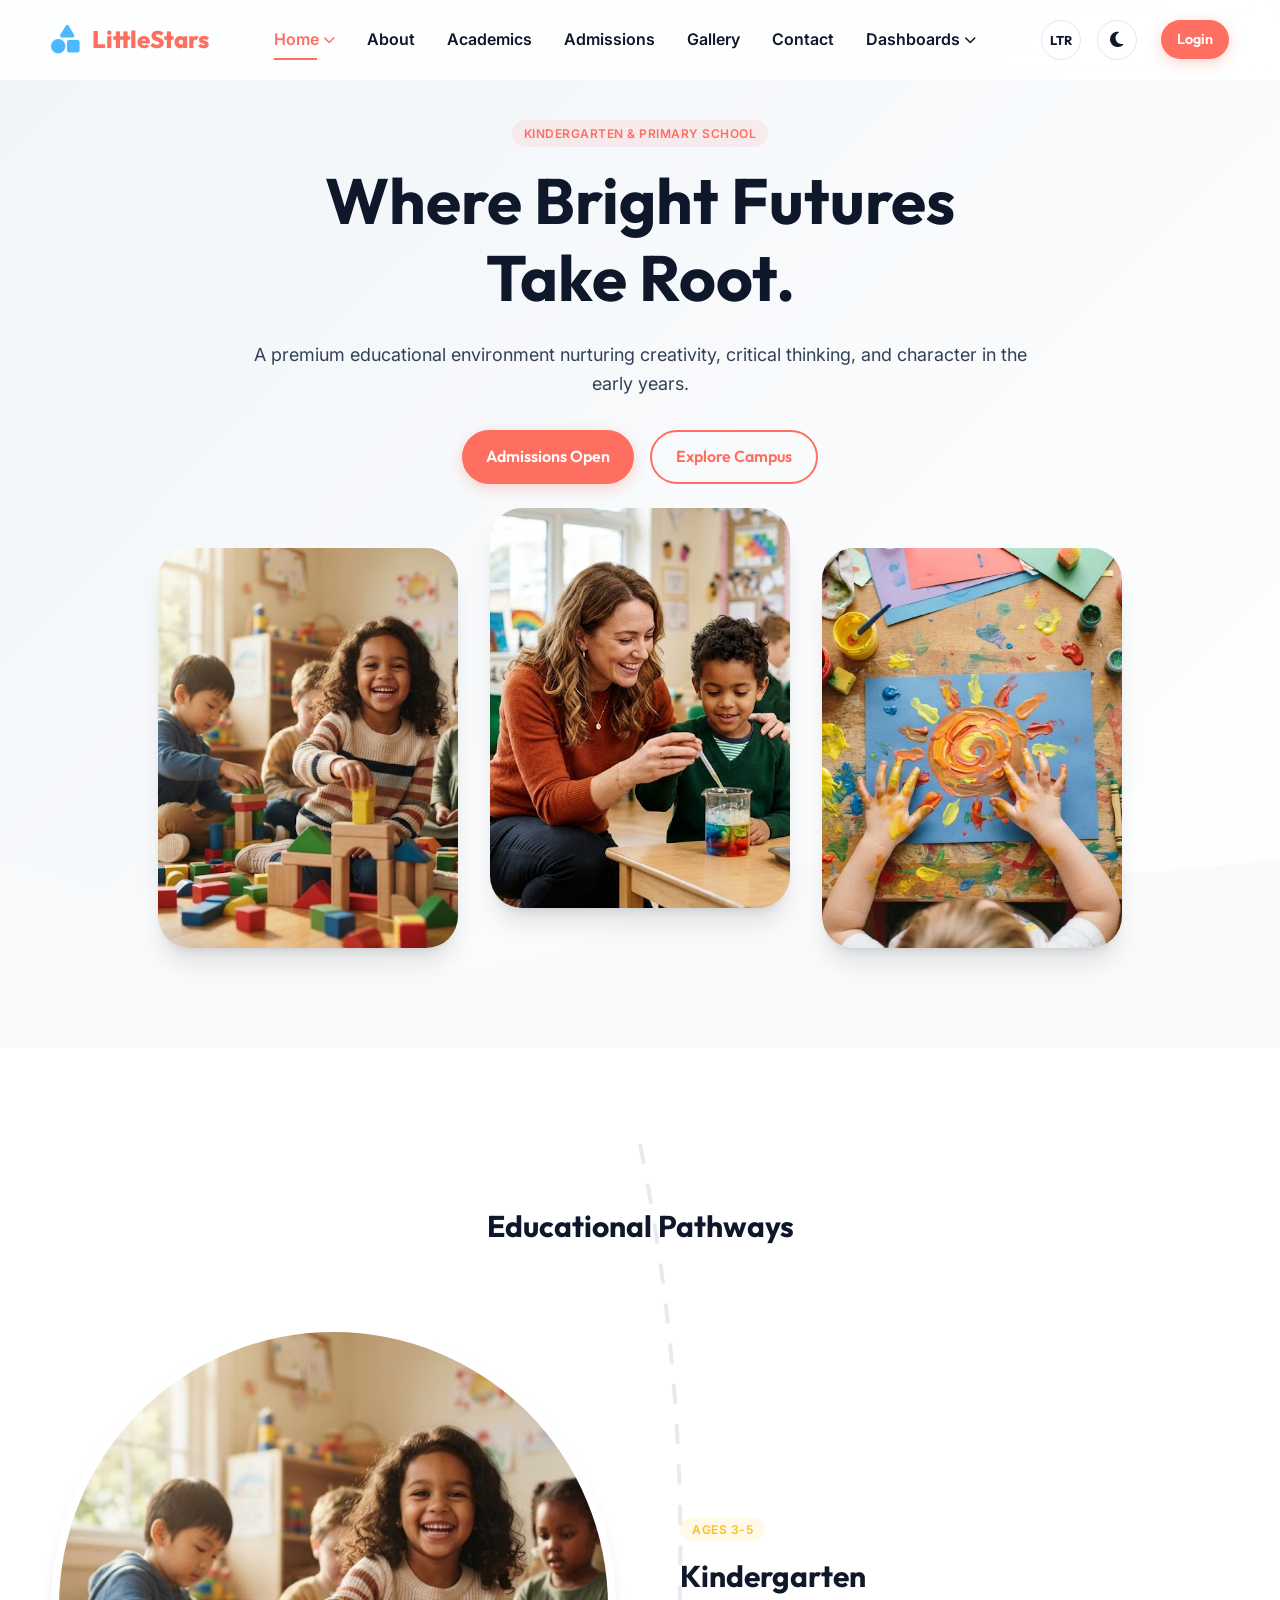
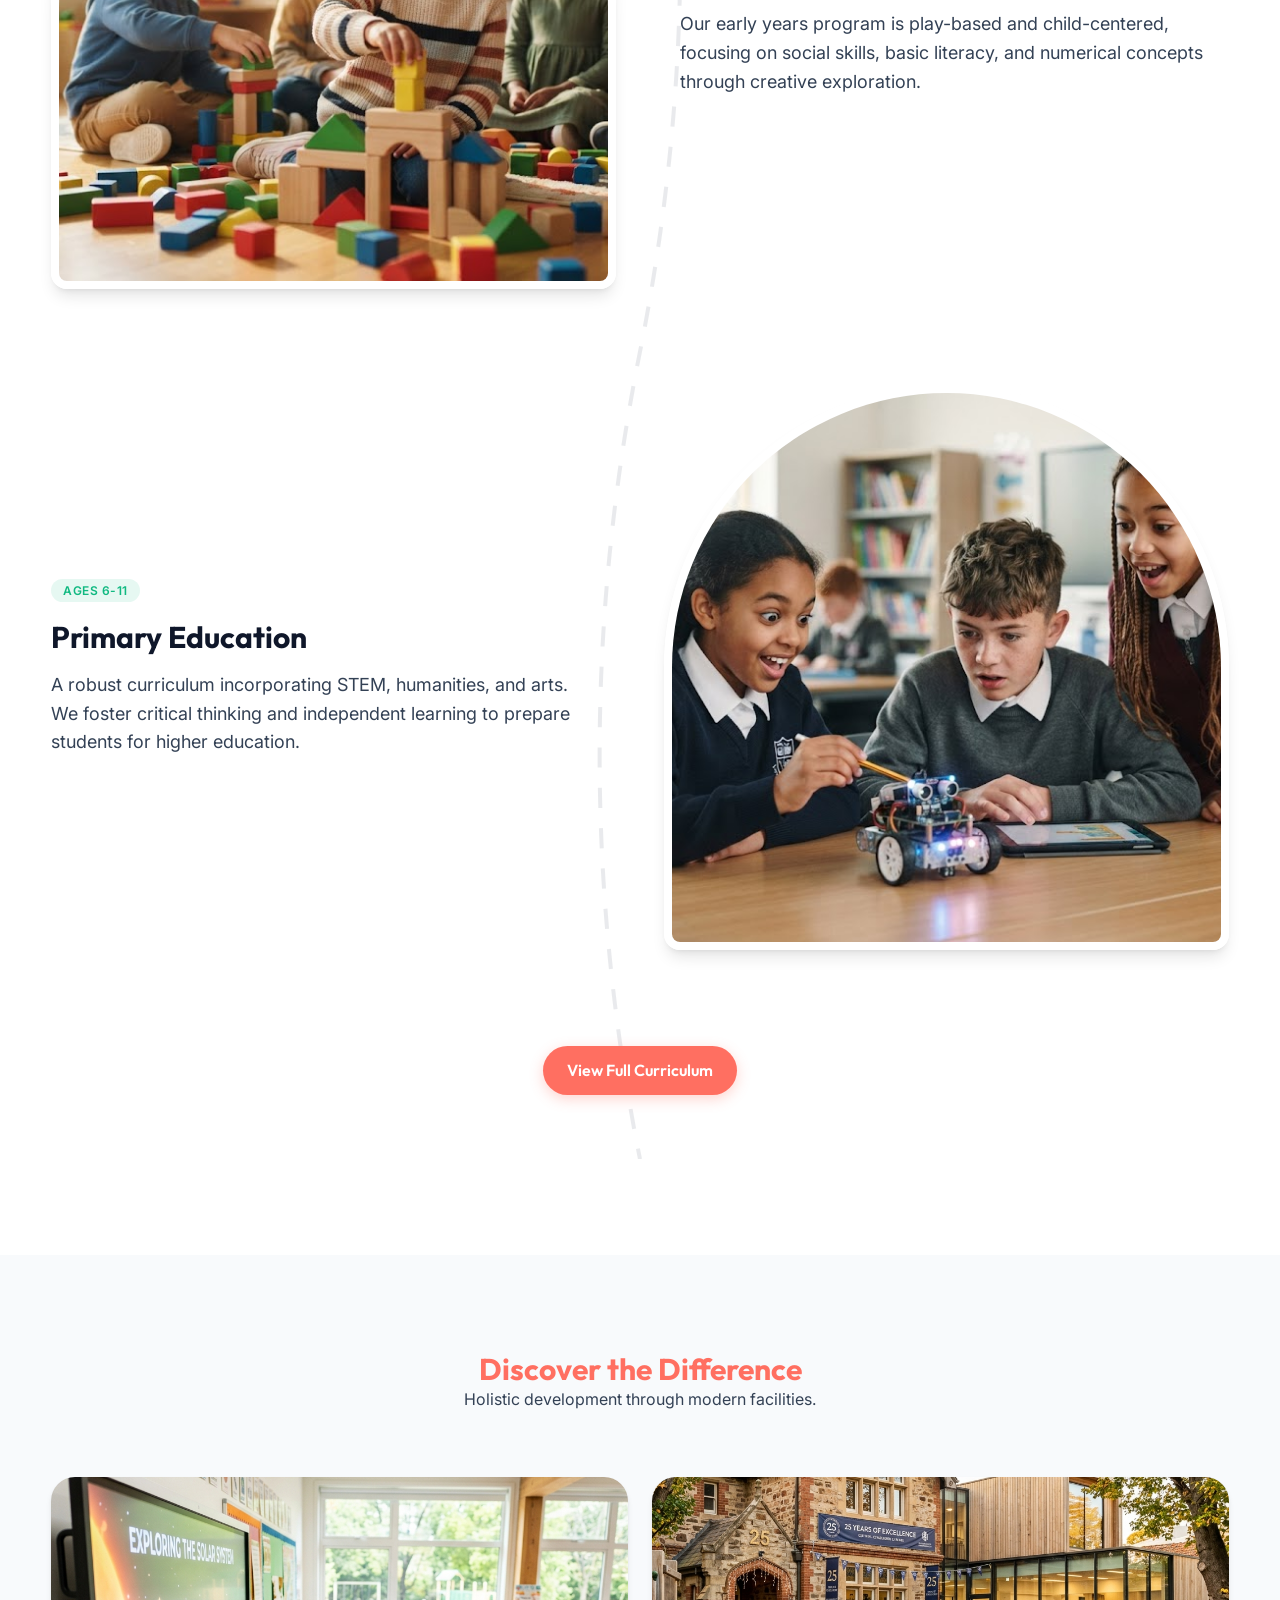
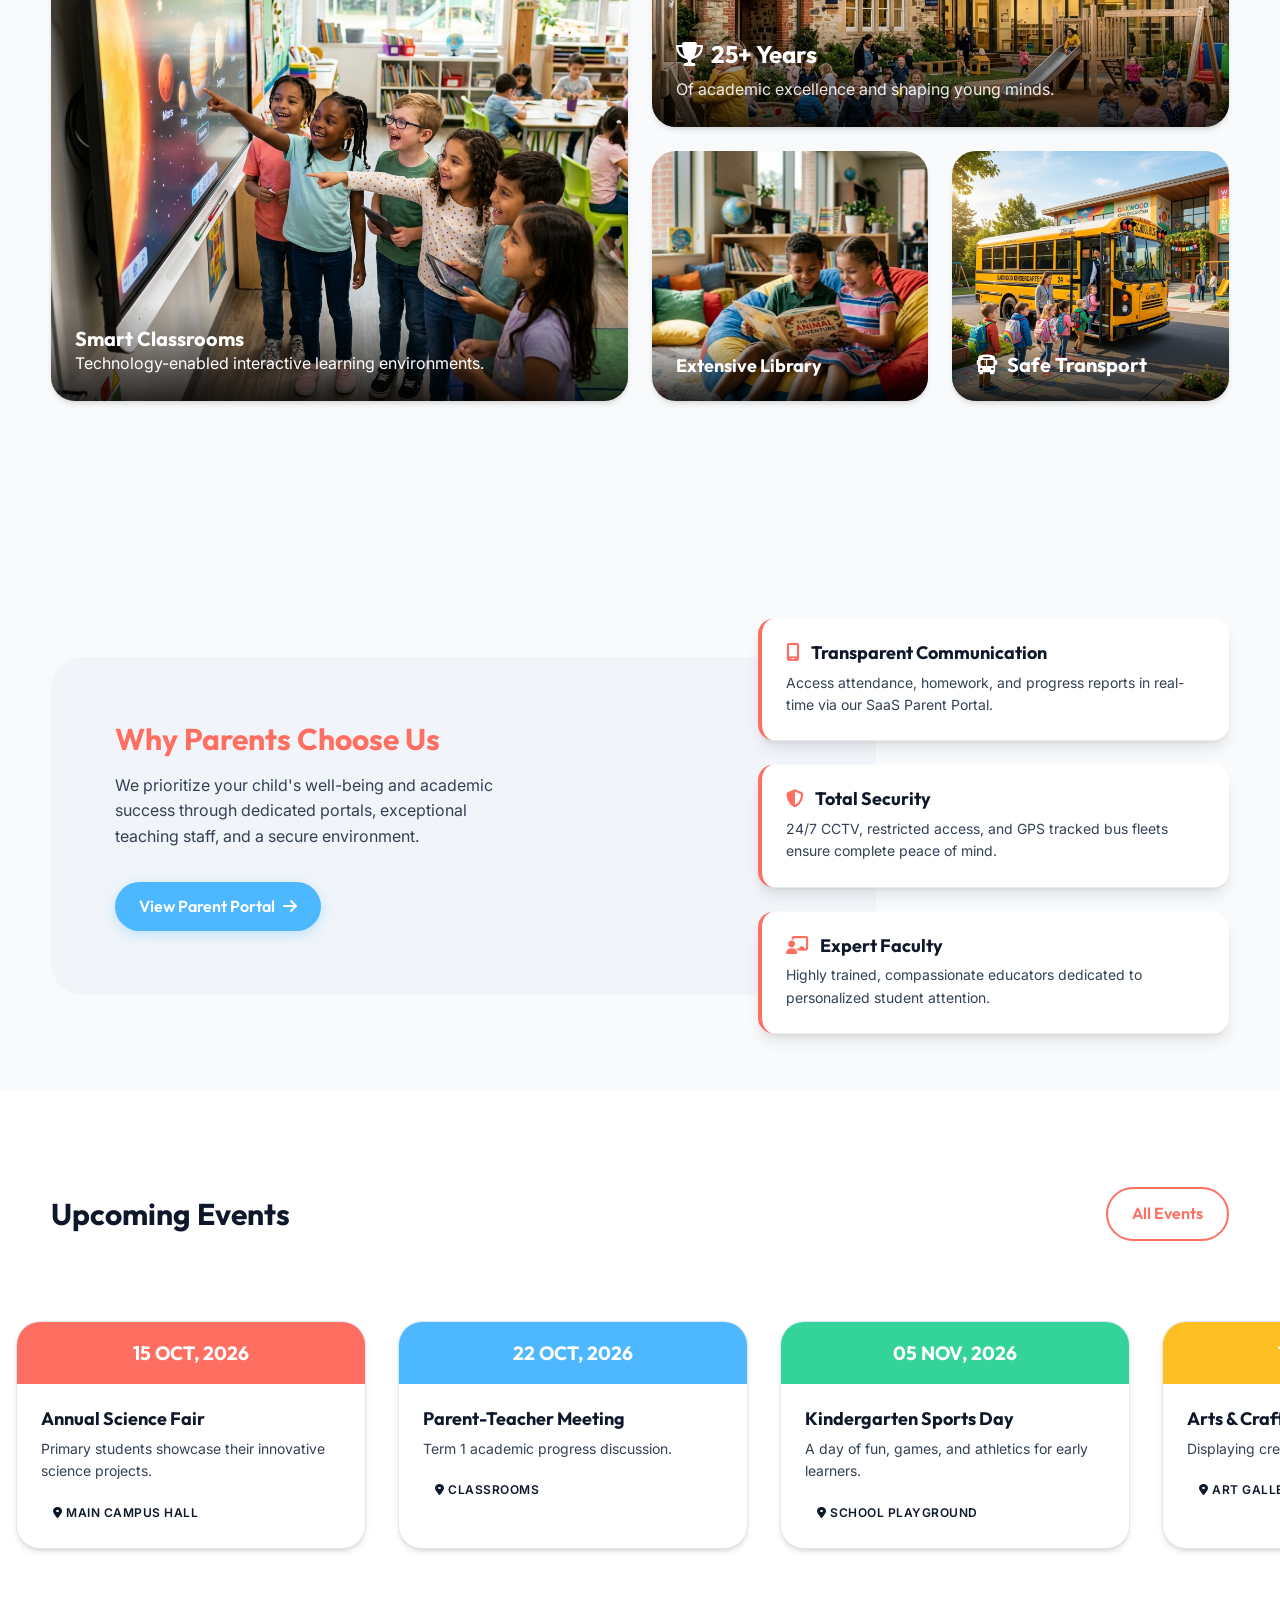
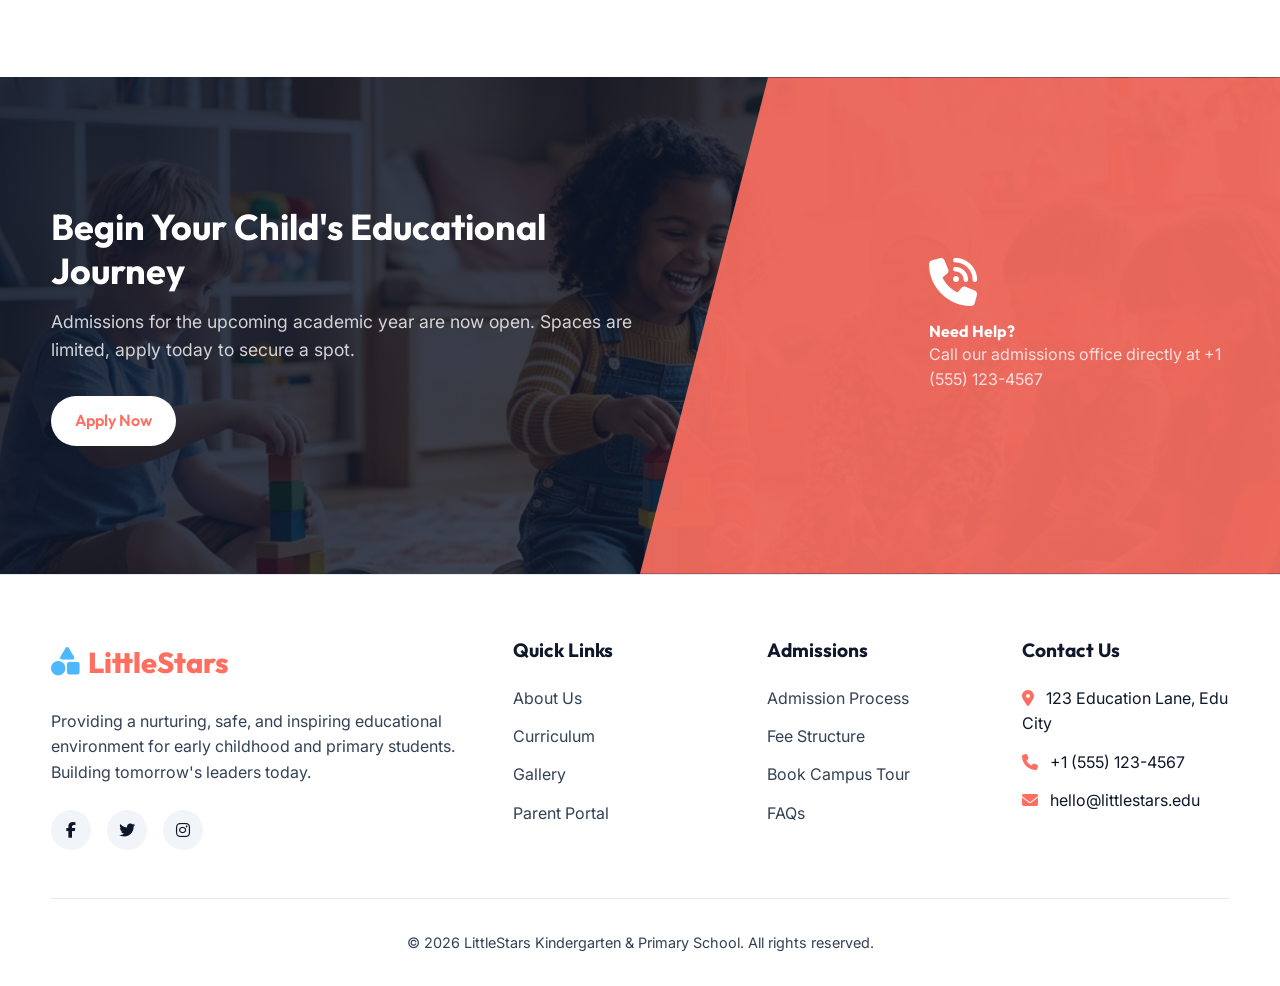
<file: index.html>
<!DOCTYPE html>
<html lang="en" dir="ltr">
<head>
    <meta charset="UTF-8">
    <meta name="viewport" content="width=device-width, initial-scale=1.0">
    <title>LittleStars Kindergarten & Primary School</title>
    <link rel="icon" type="image/png" href="images/favicon.png">
    
    <!-- Google Fonts -->
    <link rel="preconnect" href="https://fonts.googleapis.com">
    <link rel="preconnect" href="https://fonts.gstatic.com" crossorigin>
    <link href="https://fonts.googleapis.com/css2?family=Inter:wght@400;500;600&family=Outfit:wght@400;600;700;800&display=swap" rel="stylesheet">
    
    <!-- FontAwesome -->
    <link rel="stylesheet" href="https://cdnjs.cloudflare.com/ajax/libs/font-awesome/6.4.0/css/all.min.css">

    <!-- Custom CSS -->
    <link rel="stylesheet" href="css/style.css">
    
    <style>
        /* index.html Specific Unique Layouts */
        
        /* 1. Curved Layered Hero */
        .idx-hero {
            position: relative; padding: 120px 0 100px;
            background: linear-gradient(135deg, var(--bg-surface-alt) 0%, var(--bg-surface) 100%);
            overflow: hidden;
        }
        .idx-hero-shapes { position: absolute; top: 0; left: 0; width: 100%; height: 100%; z-index: 0; pointer-events: none; }
        .idx-hero-shapes svg { position: absolute; bottom: 0; left: 0; width: 100%; height: auto; transform: translateY(10px); }
        .idx-hero-content { position: relative; z-index: 1; text-align: center; max-width: 800px; margin: 0 auto; }
        .idx-hero-imgs { position: relative; z-index: 1; margin-top: 4rem; display: flex; justify-content: center; gap: 2rem; }
        .idx-hero-img-box { position: relative; width: 300px; height: 400px; border-radius: 2rem; overflow: hidden; box-shadow: var(--shadow-xl); transform: translateY(0); transition: var(--transition-normal); }
        .idx-hero-img-box.up { transform: translateY(-40px); }
        .idx-hero-img-box:hover { transform: translateY(-10px) scale(1.02); z-index: 10; }
        .idx-hero-img-box.up:hover { transform: translateY(-50px) scale(1.02); }
        .idx-hero-img-box img { width: 100%; height: 100%; object-fit: cover; }
        
        /* 2. Bento Grid Highlights */
        .bento-grid {
            display: grid;
            grid-template-columns: repeat(4, 1fr);
            grid-auto-rows: 250px;
            gap: 1.5rem;
        }
        .bento-item { border-radius: 1.5rem; overflow: hidden; position: relative; box-shadow: var(--shadow-md); transition: var(--transition-normal); }
        .bento-item:hover { transform: scale(1.02); box-shadow: var(--shadow-xl); z-index: 2; }
        .bento-item img { width: 100%; height: 100%; object-fit: cover; }
        .bento-content { position: absolute; bottom: 0; left: 0; width: 100%; padding: 1.5rem; background: linear-gradient(transparent, rgba(0,0,0,0.8)); color: white; }
        .bento-content h3 { color: white; }
        .bento-1 { grid-column: span 2; grid-row: span 2; }
        .bento-2 { grid-column: span 2; grid-row: span 1; }
        .bento-3 { grid-column: span 1; grid-row: span 1; }
        .bento-4 { grid-column: span 1; grid-row: span 1; }

        /* 3. Curved Learning Pathway */
        .pathway-container { position: relative; padding: 4rem 0; }
        .pathway-svg { position: absolute; top: 0; left: 50%; transform: translateX(-50%); height: 100%; width: auto; z-index: 0; opacity: 0.1; stroke: var(--text-muted); }
        .path-step { display: flex; align-items: center; gap: 4rem; margin-bottom: 6rem; position: relative; z-index: 1; }
        .path-step:nth-child(even) { flex-direction: row-reverse; }
        .path-img { flex: 1; border-radius: 50% 50% 1rem 1rem; overflow: hidden; border: 8px solid var(--bg-surface); box-shadow: var(--shadow-lg); aspect-ratio: 1; }
        .path-img img { width: 100%; height: 100%; object-fit: cover; }
        .path-text { flex: 1; }

        /* 4. Feature Spotlight (Offset overlapping) */
        .spotlight-wrapper { position: relative; margin-top: 4rem; }
        .spotlight-main { background: var(--bg-surface-alt); border-radius: 2rem; padding: 4rem; width: 70%; }
        [dir="rtl"] .spotlight-main { margin-left: 0; margin-right: auto; }
        .spotlight-cards { position: absolute; top: 50%; right: 0; transform: translateY(-50%); width: 40%; display: flex; flex-direction: column; gap: 1.5rem; }
        [dir="rtl"] .spotlight-cards { right: auto; left: 0; }
        .sp-card { background: var(--bg-surface); padding: 1.5rem; border-radius: 1rem; box-shadow: var(--shadow-lg); border-left: 4px solid var(--primary); }
        [dir="rtl"] .sp-card { border-left: none; border-right: 4px solid var(--primary); }

        /* 5. Horizontal Scrolling Events */
        .scroll-events { display: flex; gap: 2rem; overflow-x: auto; padding: 2rem 1rem; scroll-snap-type: x mandatory; }
        .scroll-events::-webkit-scrollbar { display: none; }
        .event-card { min-width: 350px; scroll-snap-align: center; background: var(--bg-surface); border-radius: 1.5rem; overflow: hidden; box-shadow: var(--shadow-md); border: 1px solid var(--border-color); }
        .event-date { background: var(--primary); color: white; padding: 1rem; text-align: center; font-family: var(--font-heading); font-weight: 700; font-size: 1.2rem; }

        /* 6. Diagonal Admission CTA */
        .diag-cta {
            position: relative; padding: 8rem 0; color: white; overflow: hidden;
            background: url('images/hero_kindergarten.png') center/cover;
        }
        .diag-cta::before {
            content: ''; position: absolute; top: 0; left: 0; width: 100%; height: 100%;
            background: linear-gradient(135deg, rgba(15, 23, 42, 0.9) 0%, rgba(15, 23, 42, 0.7) 100%);
        }
        .diag-shape { position: absolute; top: 0; right: 0; width: 50%; height: 100%; background: var(--primary); clip-path: polygon(20% 0, 100% 0, 100% 100%, 0% 100%); opacity: 0.9; }
        [dir="rtl"] .diag-shape { right: auto; left: 0; clip-path: polygon(0 0, 80% 0, 100% 100%, 0% 100%); }
        .diag-content { position: relative; z-index: 1; max-width: 600px; }

        @media(max-width: 1024px) {
            .bento-grid { grid-template-columns: 1fr 1fr; }
            .spotlight-main { width: 100%; }
            .spotlight-cards { position: relative; width: 100%; transform: none; right: 0; top: 0; margin-top: 2rem; }
            .diag-shape { display: none; }
        }
        @media(max-width: 768px) {
            .idx-hero-imgs { flex-direction: column; align-items: center; }
            .idx-hero-img-box.up { transform: none; }
        }
        @media(max-width: 480px) {
            .bento-grid { display: flex; flex-direction: column; }
            .path-step, .path-step:nth-child(even) { flex-direction: column; }
        }
    </style>

  <style>
    /* Full Height Hero Fix */
    .idx-hero {
      min-height: calc(100vh - 80px) !important;
      display: flex !important;
      background-size: cover !important;
      background-position: center !important;
      background-repeat: no-repeat !important;
      align-items: center !important;
    }
    .idx-hero > .container {
      width: 100%;
    }
  </style>
</head>
<body>

    <!-- Accessible Skip Link -->
    <a href="#main-content" class="sr-only focus:not-sr-only" style="position:absolute; top:-1000px; left:-1000px;">Skip to main content</a>

    <!-- Header Navigation -->
    <header class="main-header" role="banner">
        <div class="container">
            <a href="index.html" class="logo" aria-label="LittleStars Home">
                <i class="fa-solid fa-shapes"></i>
                LittleStars
            </a>
            
            <nav role="navigation" aria-label="Main Navigation">
                <ul class="nav-menu">
                    <li class="nav-item">
                        <a href="#" class="nav-link" aria-haspopup="true" aria-expanded="false" aria-current="page">Home <i class="fa-solid fa-chevron-down fa-xs"></i></a>
                        <ul class="dropdown-menu" aria-label="Submenu">
                            <li><a href="index.html" class="dropdown-item">Home 1 - Welcome</a></li>
                            <li><a href="home2.html" class="dropdown-item">Home 2 - Campus Life</a></li>
                        </ul>
                    </li>
                    <li class="nav-item">
                        <a href="about.html" class="nav-link">About</a>
                    </li>
                    <li class="nav-item">
                        <a href="academics.html" class="nav-link">Academics</a>
                    </li>
                    <li class="nav-item">
                        <a href="admissions.html" class="nav-link">Admissions</a>
                    </li>
                    <li class="nav-item">
                        <a href="gallery.html" class="nav-link">Gallery</a>
                    </li>
                    <li class="nav-item">
                        <a href="contact.html" class="nav-link">Contact</a>
                    </li>
                    <li class="nav-item">
                        <a href="#" class="nav-link" aria-haspopup="true" aria-expanded="false">Dashboards <i class="fa-solid fa-chevron-down fa-xs"></i></a>
                        <ul class="dropdown-menu" aria-label="Submenu">
                            <li><a href="dashboard.html" class="dropdown-item">User</a></li>
                            <li><a href="admin.html" class="dropdown-item">Admin</a></li>
                        </ul>
                    </li>
                </ul>
            </nav>

            <div class="header-tools">
                <button class="mobile-menu-toggle tool-btn" aria-label="Toggle Mobile Menu"><i class="fa-solid fa-bars"></i></button>
                <button id="rtlToggle" class="tool-btn lang-toggle" aria-label="Toggle Layout Direction">LTR</button>
                <button id="themeToggle" class="tool-btn" aria-label="Toggle Dark Mode">
                    <i class="fa-solid fa-moon"></i>
                </button>
            
                <a href="login.html" class="btn btn-primary" style="padding: 0.5rem 1rem; font-size: 0.9rem; margin-left: 0.5rem;">Login</a>
            </div>
        </div>
    </header>

    <main id="main-content">
        <!-- 1. Welcome Hero (Curved layered hero) -->
        <section class="idx-hero">
            <div class="idx-hero-shapes">
                <svg viewBox="0 0 1440 320" preserveAspectRatio="none">
                    <path fill="var(--bg-main)" fill-opacity="1" d="M0,96L48,112C96,128,192,160,288,186.7C384,213,480,235,576,213.3C672,192,768,128,864,106.7C960,85,1056,107,1152,112C1248,117,1344,107,1392,101.3L1440,96L1440,320L1392,320C1344,320,1248,320,1152,320C1056,320,960,320,864,320C768,320,672,320,576,320C480,320,384,320,288,320C192,320,96,320,48,320L0,320Z"></path>
                </svg>
            </div>
            
            <div class="container">
                <div class="idx-hero-content reveal">
                    <span class="badge badge-primary" style="margin-bottom:1rem; display:inline-block;">Kindergarten & Primary School</span>
                    <h1 class="text-4xl" style="font-size: 4rem; margin-bottom: 1.5rem;">Where Bright Futures <br> Take Root.</h1>
                    <p class="text-lg text-muted" style="margin-bottom: 2rem;">A premium educational environment nurturing creativity, critical thinking, and character in the early years.</p>
                    <div class="flex justify-center" style="gap: 1rem;">
                        <a href="admissions.html" class="btn btn-primary">Admissions Open</a>
                        <a href="home2.html" class="btn btn-outline">Explore Campus</a>
                    </div>
                </div>

                <div class="idx-hero-imgs">
                    <div class="idx-hero-img-box reveal-left">
                        <img src="images/hero_blocks.jpeg" alt="Happy student studying">
                    </div>
                    <div class="idx-hero-img-box up reveal">
                        <img src="images/teacher_science.jpeg" alt="Teacher interacting with students">
                    </div>
                    <div class="idx-hero-img-box reveal-right">
                        <img src="images/kindergarten_art.jpeg" alt="Children doing arts and crafts">
                    </div>
                </div>
            </div>
        </section>

        <!-- 2. Learning Programs (Curved learning pathway) -->
        <section class="section-padding" style="background: var(--bg-surface);">
            <div class="container pathway-container">
                <svg class="pathway-svg" viewBox="0 0 100 800" preserveAspectRatio="none">
                    <path d="M50,0 Q90,200 50,400 T50,800" fill="none" stroke-width="2" stroke-dasharray="10,10"></path>
                </svg>

                <div class="text-center reveal" style="margin-bottom: 5rem;">
                    <h2 class="text-3xl">Educational Pathways</h2>
                </div>

                <div class="path-step reveal-left">
                    <div class="path-img">
                        <img src="images/hero_blocks.jpeg" alt="Kindergarten">
                    </div>
                    <div class="path-text">
                        <span class="badge badge-warning">Ages 3-5</span>
                        <h3 class="text-3xl" style="margin: 1rem 0;">Kindergarten</h3>
                        <p class="text-muted text-lg">Our early years program is play-based and child-centered, focusing on social skills, basic literacy, and numerical concepts through creative exploration.</p>
                    </div>
                </div>

                <div class="path-step reveal-right">
                    <div class="path-img">
                        <img src="images/robotics.jpeg" alt="Primary School">
                    </div>
                    <div class="path-text">
                        <span class="badge badge-success">Ages 6-11</span>
                        <h3 class="text-3xl" style="margin: 1rem 0;">Primary Education</h3>
                        <p class="text-muted text-lg">A robust curriculum incorporating STEM, humanities, and arts. We foster critical thinking and independent learning to prepare students for higher education.</p>
                    </div>
                </div>

                <div class="text-center reveal" style="margin-top: 4rem;">
                    <a href="academics.html" class="btn btn-primary">View Full Curriculum</a>
                </div>
            </div>
        </section>

        <!-- 3. School Highlights (Bento grid) -->
        <section class="section-padding" style="background: var(--bg-main);">
            <div class="container">
                <div class="text-center reveal" style="margin-bottom: 4rem;">
                    <h2 class="text-3xl text-primary">Discover the Difference</h2>
                    <p class="text-muted">Holistic development through modern facilities.</p>
                </div>
                
                <div class="bento-grid">
                    <div class="bento-item bento-1 reveal-left">
                        <img src="images/smart_classrooms.png" alt="Smart Classroom">
                        <div class="bento-content">
                            <h3 class="text-xl">Smart Classrooms</h3>
                            <p>Technology-enabled interactive learning environments.</p>
                        </div>
                    </div>
                    <div class="bento-item bento-2 reveal">
                        <img src="images/years_excellence.png" alt="25+ Years of Excellence">
                        <div class="bento-content">
                            <h3 class="text-2xl font-bold" style="color:white; margin-bottom:0.5rem;"><i class="fa-solid fa-trophy" style="font-size: 1.5rem; margin-right: 0.5rem;"></i><span class="counter" data-target="25">0</span>+ Years</h3>
                            <p style="opacity:0.9;">Of academic excellence and shaping young minds.</p>
                        </div>
                    </div>
                    <div class="bento-item bento-3 reveal-right">
                        <img src="images/library_reading.jpeg" alt="Library">
                        <div class="bento-content">
                            <h3 class="text-lg">Extensive Library</h3>
                        </div>
                    </div>
                    <div class="bento-item bento-4 reveal">
                        <img src="images/safe_transport.png" alt="Safe Transport">
                        <div class="bento-content">
                            <h3 class="text-xl" style="color:white;"><i class="fa-solid fa-bus" style="margin-right:0.5rem;"></i>Safe Transport</h3>
                        </div>
                    </div>
                </div>
            </div>
        </section>

        <!-- 4. Why Parents Choose Us (Feature spotlight layout) -->
        <section class="section-padding" style="background: var(--bg-main);">
            <div class="container">
                <div class="spotlight-wrapper">
                    <div class="spotlight-main reveal-left">
                        <h2 class="text-3xl text-primary" style="margin-bottom: 1rem;">Why Parents Choose Us</h2>
                        <p class="text-muted" style="max-width: 400px; margin-bottom: 2rem;">We prioritize your child's well-being and academic success through dedicated portals, exceptional teaching staff, and a secure environment.</p>
                        <a href="dashboard.html" class="btn btn-secondary">View Parent Portal <i class="fa-solid fa-arrow-right"></i></a>
                    </div>
                    
                    <div class="spotlight-cards">
                        <div class="sp-card reveal-right" style="transition-delay: 0.1s;">
                            <h4 class="font-bold text-lg"><i class="fa-solid fa-mobile-screen text-primary" style="margin-right: 0.5rem;"></i> Transparent Communication</h4>
                            <p class="text-sm text-muted" style="margin-top: 0.5rem;">Access attendance, homework, and progress reports in real-time via our SaaS Parent Portal.</p>
                        </div>
                        <div class="sp-card reveal-right" style="transition-delay: 0.2s;">
                            <h4 class="font-bold text-lg"><i class="fa-solid fa-shield-halved text-primary" style="margin-right: 0.5rem;"></i> Total Security</h4>
                            <p class="text-sm text-muted" style="margin-top: 0.5rem;">24/7 CCTV, restricted access, and GPS tracked bus fleets ensure complete peace of mind.</p>
                        </div>
                        <div class="sp-card reveal-right" style="transition-delay: 0.3s;">
                            <h4 class="font-bold text-lg"><i class="fa-solid fa-chalkboard-user text-primary" style="margin-right: 0.5rem;"></i> Expert Faculty</h4>
                            <p class="text-sm text-muted" style="margin-top: 0.5rem;">Highly trained, compassionate educators dedicated to personalized student attention.</p>
                        </div>
                    </div>
                </div>
            </div>
        </section>

        <!-- 5. Upcoming Events (Horizontal scrolling) -->
        <section class="section-padding" style="background: var(--bg-surface);">
            <div class="container">
                <div class="flex items-center justify-between reveal" style="margin-bottom: 3rem;">
                    <h2 class="text-3xl">Upcoming Events</h2>
                    <a href="gallery.html" class="btn btn-outline">All Events</a>
                </div>
            </div>
            
            <div class="scroll-events reveal">
                <!-- Event 1 -->
                <div class="event-card">
                    <div class="event-date">15 OCT, 2026</div>
                    <div style="padding: 1.5rem;">
                        <h4 class="text-lg font-bold">Annual Science Fair</h4>
                        <p class="text-sm text-muted" style="margin: 0.5rem 0 1rem;">Primary students showcase their innovative science projects.</p>
                        <span class="badge badge-info"><i class="fa-solid fa-location-dot"></i> Main Campus Hall</span>
                    </div>
                </div>
                <!-- Event 2 -->
                <div class="event-card">
                    <div class="event-date" style="background: var(--secondary);">22 OCT, 2026</div>
                    <div style="padding: 1.5rem;">
                        <h4 class="text-lg font-bold">Parent-Teacher Meeting</h4>
                        <p class="text-sm text-muted" style="margin: 0.5rem 0 1rem;">Term 1 academic progress discussion.</p>
                        <span class="badge badge-info"><i class="fa-solid fa-location-dot"></i> Classrooms</span>
                    </div>
                </div>
                <!-- Event 3 -->
                <div class="event-card">
                    <div class="event-date" style="background: var(--accent);">05 NOV, 2026</div>
                    <div style="padding: 1.5rem;">
                        <h4 class="text-lg font-bold">Kindergarten Sports Day</h4>
                        <p class="text-sm text-muted" style="margin: 0.5rem 0 1rem;">A day of fun, games, and athletics for early learners.</p>
                        <span class="badge badge-info"><i class="fa-solid fa-location-dot"></i> School Playground</span>
                    </div>
                </div>
                <!-- Event 4 -->
                <div class="event-card">
                    <div class="event-date" style="background: var(--warning);">18 NOV, 2026</div>
                    <div style="padding: 1.5rem;">
                        <h4 class="text-lg font-bold">Arts & Crafts Exhibition</h4>
                        <p class="text-sm text-muted" style="margin: 0.5rem 0 1rem;">Displaying creative works from all grades.</p>
                        <span class="badge badge-info"><i class="fa-solid fa-location-dot"></i> Art Gallery</span>
                    </div>
                </div>
            </div>
        </section>

        <!-- 6. Admission CTA (Diagonal split section) -->
        <section class="diag-cta">
            <div class="diag-shape"></div>
            <div class="container" style="display: flex; justify-content: space-between; align-items: center; position:relative; z-index:2;">
                <div class="diag-content reveal-left">
                    <h2 class="text-4xl" style="color:white; margin-bottom: 1rem;">Begin Your Child's Educational Journey</h2>
                    <p style="color: rgba(255,255,255,0.8); font-size: 1.1rem; margin-bottom: 2rem;">Admissions for the upcoming academic year are now open. Spaces are limited, apply today to secure a spot.</p>
                    <a href="admissions.html" class="btn" style="background: white; color: var(--primary);">Apply Now</a>
                </div>
                <div class="reveal-right" style="color:white; max-width:300px;">
                    <i class="fa-solid fa-phone-volume" style="font-size:3rem; margin-bottom:1rem;"></i>
                    <h4 style="color:white;">Need Help?</h4>
                    <p style="opacity:0.8;">Call our admissions office directly at +1 (555) 123-4567</p>
                </div>
            </div>
        </section>
    </main>

    <!-- Footer -->
    <footer class="main-footer" role="contentinfo">
        <div class="container">
            <div class="footer-grid">
                <div class="reveal">
                    <a href="index.html" class="footer-logo">
                        <i class="fa-solid fa-shapes"></i> LittleStars
                    </a>
                    <p class="footer-desc">Providing a nurturing, safe, and inspiring educational environment for early childhood and primary students. Building tomorrow's leaders today.</p>
                    <div class="social-links">
                        <a href="#" aria-label="Facebook"><i class="fa-brands fa-facebook-f"></i></a>
                        <a href="#" aria-label="Twitter"><i class="fa-brands fa-twitter"></i></a>
                        <a href="#" aria-label="Instagram"><i class="fa-brands fa-instagram"></i></a>
                    </div>
                </div>
                <div class="reveal" style="transition-delay: 0.1s;">
                    <h4>Quick Links</h4>
                    <ul class="footer-links">
                        <li><a href="about.html">About Us</a></li>
                        <li><a href="academics.html">Curriculum</a></li>
                        <li><a href="gallery.html">Gallery</a></li>
                        <li><a href="dashboard.html">Parent Portal</a></li>
                    </ul>
                </div>
                <div class="reveal" style="transition-delay: 0.2s;">
                    <h4>Admissions</h4>
                    <ul class="footer-links">
                        <li><a href="admissions.html">Admission Process</a></li>
                        <li><a href="admissions.html#fees">Fee Structure</a></li>
                        <li><a href="home2.html#visit">Book Campus Tour</a></li>
                        <li><a href="contact.html#faq">FAQs</a></li>
                    </ul>
                </div>
                <div class="reveal" style="transition-delay: 0.3s;">
                    <h4>Contact Us</h4>
                    <ul class="footer-links">
                        <li><i class="fa-solid fa-location-dot" style="margin-right: 0.5rem; color:var(--primary);"></i> 123 Education Lane, Edu City</li>
                        <li><i class="fa-solid fa-phone" style="margin-right: 0.5rem; color:var(--primary);"></i> +1 (555) 123-4567</li>
                        <li><i class="fa-solid fa-envelope" style="margin-right: 0.5rem; color:var(--primary);"></i> hello@littlestars.edu</li>
                    </ul>
                </div>
            </div>
            <div class="footer-bottom">
                <p>&copy; 2026 LittleStars Kindergarten & Primary School. All rights reserved.</p>
            </div>
        </div>
    </footer>

    <!-- Back to top button -->
    <button class="back-to-top" id="backToTop" aria-label="Scroll to top"><i class="fa-solid fa-arrow-up"></i></button>

    <script src="js/main.js"></script>
</body>
</html>
</file>
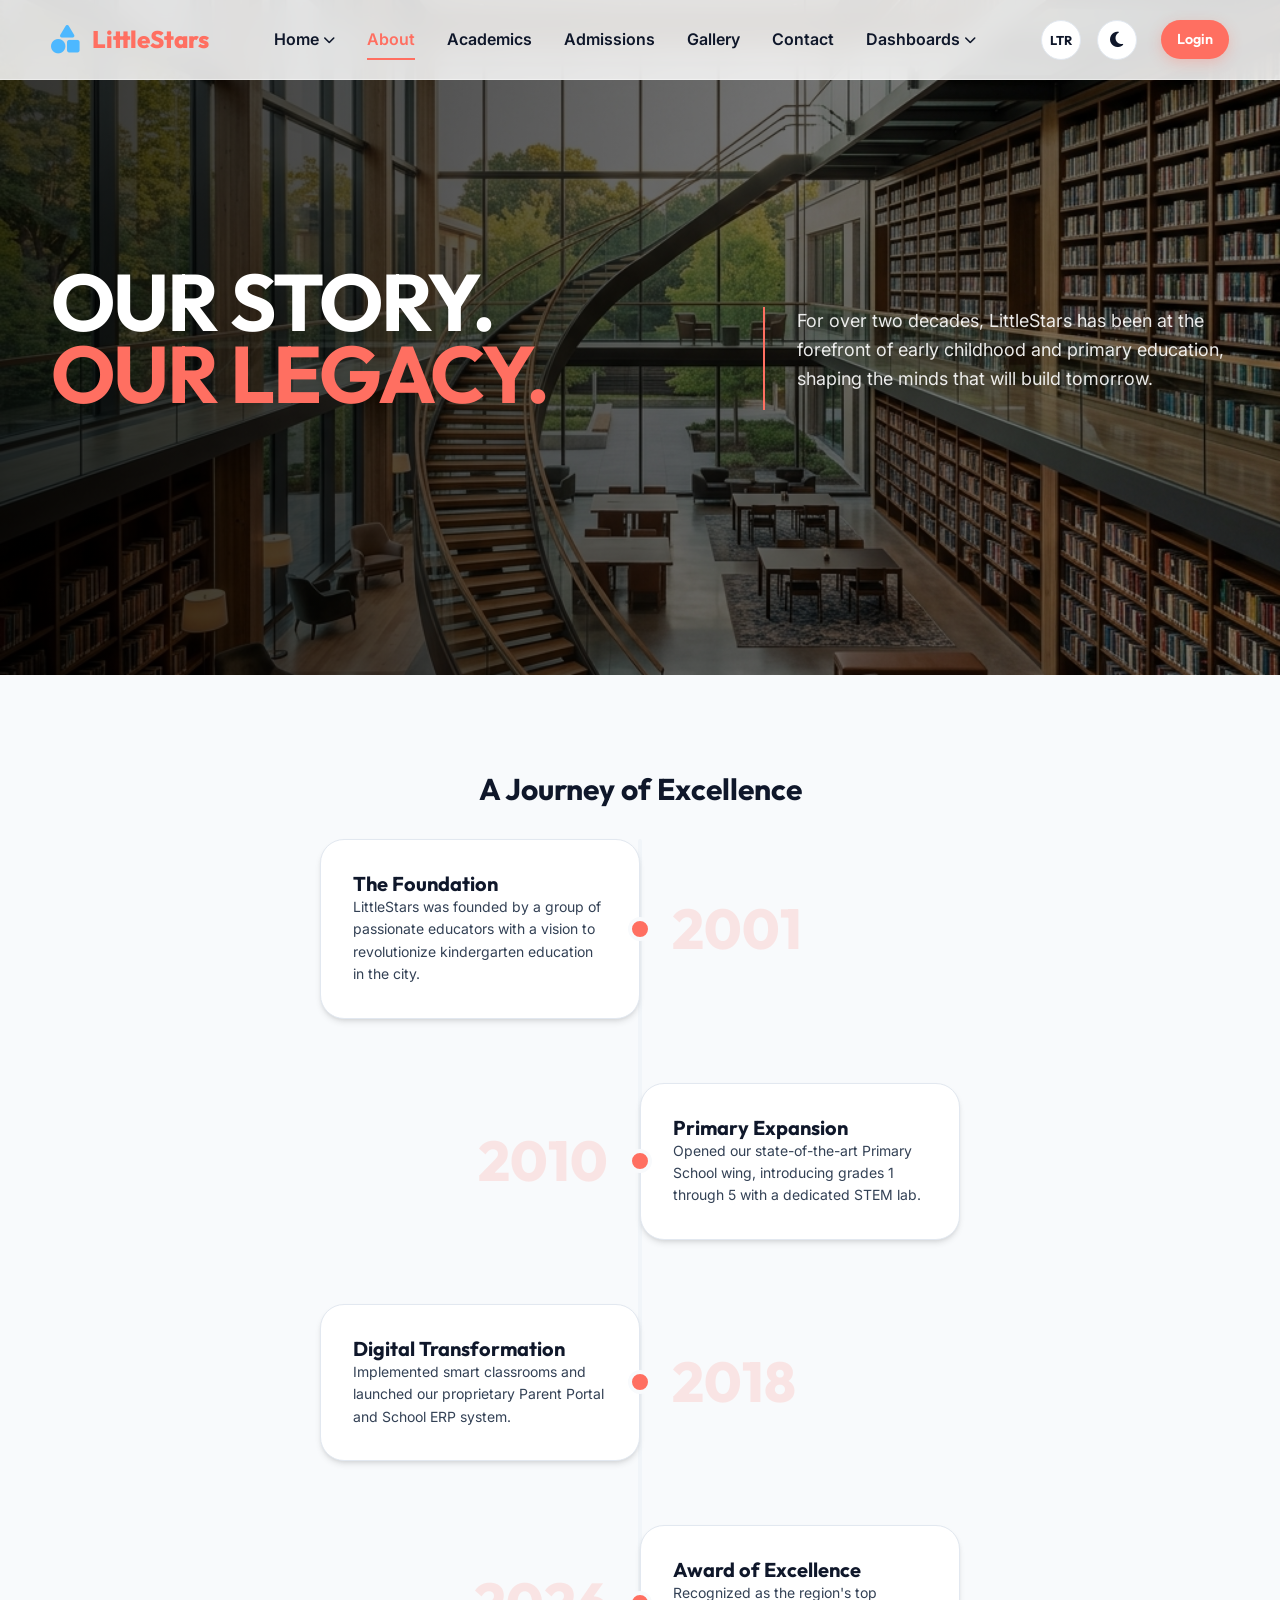
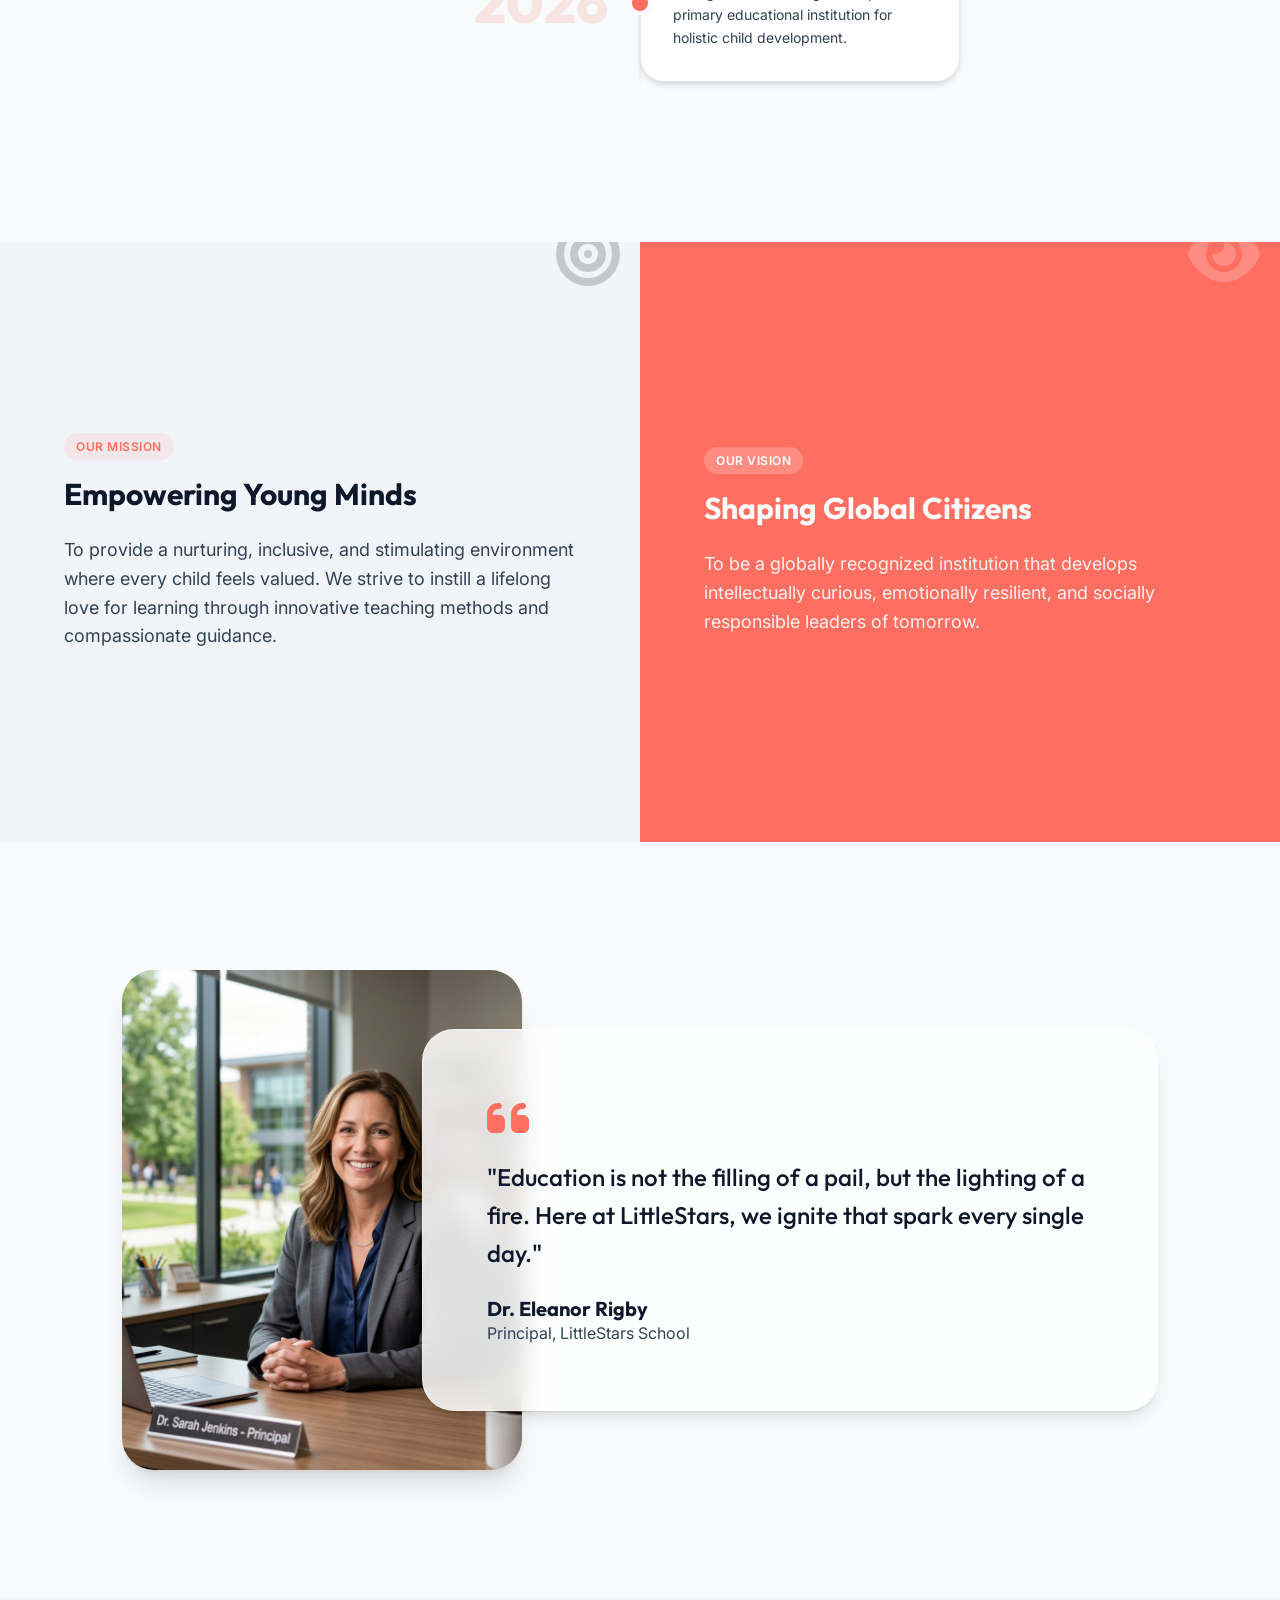
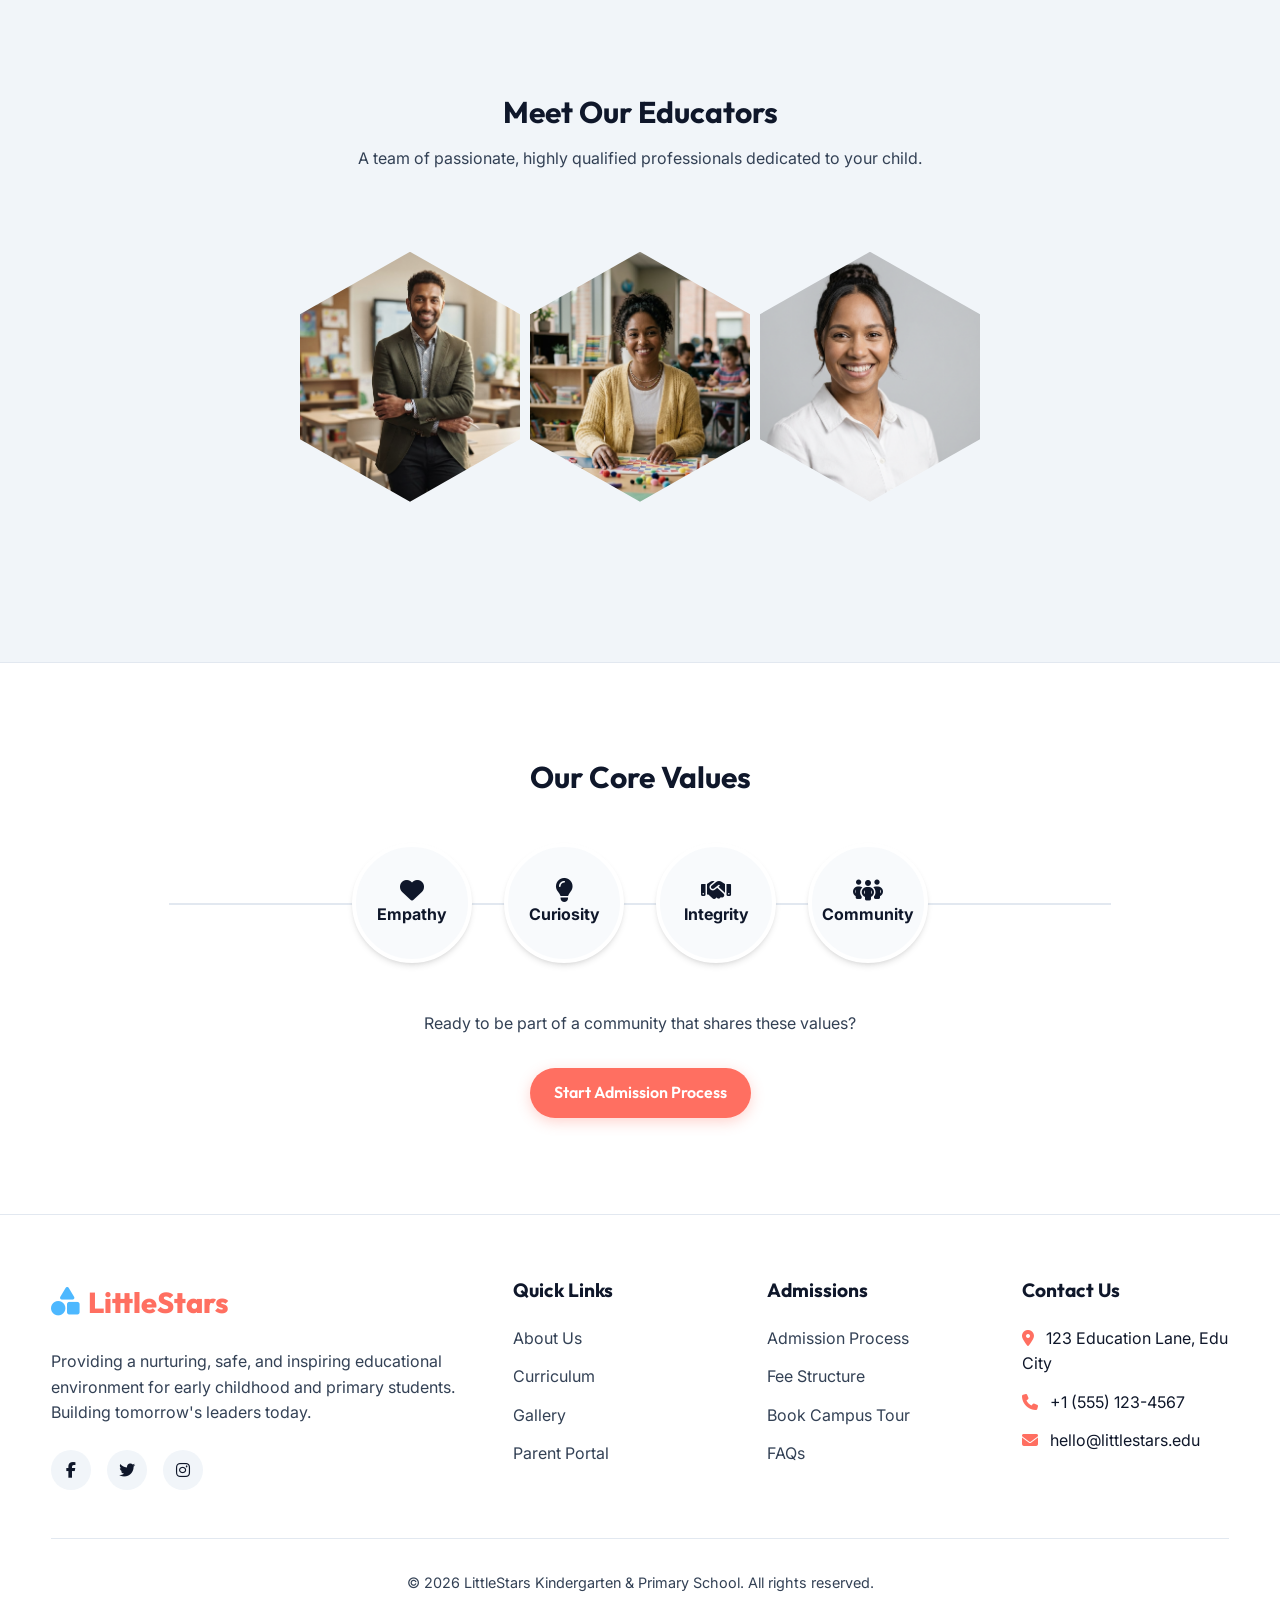
<file: about.html>
<!DOCTYPE html>
<html lang="en" dir="ltr">
<head>
    <meta charset="UTF-8">
    <meta name="viewport" content="width=device-width, initial-scale=1.0">
    <title>About Us - LittleStars School</title>
    <link rel="icon" type="image/png" href="images/favicon.png">
    <link href="https://fonts.googleapis.com/css2?family=Inter:wght@400;500;600&family=Outfit:wght@400;600;700;800&display=swap" rel="stylesheet">
    <link rel="stylesheet" href="https://cdnjs.cloudflare.com/ajax/libs/font-awesome/6.4.0/css/all.min.css">
    <link rel="stylesheet" href="css/style.css">
    <style>
        /* about.html Unique Layouts */
        
        /* 1. Editorial Magazine Hero */
        .editorial-hero { 
            position: relative; 
            padding: 150px 0; 
            min-height: 75vh;
            display: flex;
            align-items: center;
            background: url('images/about_hero.png') center/cover;
        }
        .editorial-hero::before {
            content: '';
            position: absolute;
            inset: 0;
            background: linear-gradient(to right, rgba(0,0,0,0.8), rgba(0,0,0,0.4));
        }
        .ed-hero-top { display: flex; gap: 4rem; align-items: flex-end; position: relative; z-index: 1; }
        .ed-hero-title { flex: 1.5; }
        .ed-hero-title h1 { font-size: 5rem; line-height: 0.9; text-transform: uppercase; letter-spacing: -2px; color: white; }
        .ed-hero-sub { flex: 1; padding-bottom: 1rem; border-left: 2px solid var(--primary); padding-left: 2rem; }
        .ed-hero-sub p { color: rgba(255,255,255,0.9); }
        
        /* 2. School History Timeline (Vertical Winding) */
        .history-timeline { position: relative; max-width: 800px; margin: 2rem auto; padding: 0; }
        .history-timeline::before { content: ''; position: absolute; left: 50%; top: 0; bottom: 0; width: 4px; background: var(--bg-surface-alt); transform: translateX(-50%); border-radius: 4px; }
        .ht-item { display: flex; justify-content: flex-end; padding-right: 50%; position: relative; margin-bottom: 4rem; }
        .ht-item:nth-child(even) { justify-content: flex-start; padding-right: 0; padding-left: 50%; }
        .ht-content { width: 80%; padding: 2rem; background: var(--bg-surface); border-radius: 1.5rem; box-shadow: var(--shadow-md); border: 1px solid var(--border-color); position: relative; z-index: 1; }
        .ht-year { position: absolute; top: 50%; font-family: var(--font-heading); font-size: 3.5rem; font-weight: 800; color: var(--primary); opacity: 0.15; transform: translateY(-50%); }
        .ht-item:nth-child(odd) .ht-year { left: 50%; margin-left: 2rem; }
        .ht-item:nth-child(even) .ht-year { right: 50%; left: auto; margin-right: 2rem; }
        .ht-dot { position: absolute; top: 50%; left: 50%; transform: translate(-50%, -50%); width: 24px; height: 24px; border-radius: 50%; background: var(--primary); border: 4px solid var(--bg-main); z-index: 2; }
        .ht-item:nth-child(even) .ht-dot { left: 50%; right: auto; }

        /* 3. Mission & Vision Split */
        .mission-vision { display: flex; height: 600px; }
        .mv-panel { flex: 1; padding: 4rem; display: flex; flex-direction: column; justify-content: center; position: relative; overflow: hidden; }
        .mv-panel.mission { background: var(--bg-surface-alt); }
        .mv-panel.vision { background: var(--primary); color: white; }
        .mv-icon { font-size: 4rem; margin-bottom: 2rem; opacity: 0.2; position: absolute; top: -20px; right: 20px; }

        /* 4. Principal's Quote Overlay */
        .principal-msg { padding: 8rem 2rem; display: flex; align-items: center; justify-content: center; max-width: 1100px; margin: 0 auto; position: relative; }
        .pm-img { width: 400px; height: 500px; border-radius: 2rem; overflow: hidden; box-shadow: var(--shadow-xl); flex-shrink: 0; position: relative; z-index: 1; }
        .pm-img img { width: 100%; height: 100%; object-fit: cover; }
        .pm-content { background: var(--glass-bg); backdrop-filter: blur(12px); border: 1px solid var(--glass-border); padding: 4rem; border-radius: 2rem; flex: 1; position: relative; z-index: 2; box-shadow: var(--shadow-lg); margin-left: -100px; }

        /* 5. Faculty Honeycomb */
        .honeycomb { display: flex; flex-direction: column; align-items: center; padding: 2rem 0 4rem; overflow: hidden; }
        .hc-row { display: flex; gap: 10px; justify-content: center; width: 100%; }
        .hc-row.even { margin-top: -55px; } 
        .hc-cell { width: 220px; height: 250px; clip-path: polygon(50% 0%, 100% 25%, 100% 75%, 50% 100%, 0% 75%, 0% 25%); background: var(--bg-surface-alt); position: relative; overflow: hidden; cursor: pointer; transition: var(--transition-normal); flex-shrink: 0; }
        .hc-cell img { width: 100%; height: 100%; object-fit: cover; transition: var(--transition-slow); filter: grayscale(20%); }
        .hc-overlay { position: absolute; bottom: -100%; left: 0; width: 100%; padding: 2rem 1rem 1rem; background: linear-gradient(transparent, rgba(0,0,0,0.9)); color: white; text-align: center; transition: var(--transition-normal); }
        .hc-cell:hover img { filter: grayscale(0%); transform: scale(1.1); }
        .hc-cell:hover .hc-overlay { bottom: 0; }

        /* 6. Core Values Pathway CTA */
        .values-cta { background: var(--bg-surface); border-top: 1px solid var(--border-color); padding: 6rem 0; text-align: center; }
        .value-nodes { display: flex; justify-content: center; align-items: center; gap: 2rem; margin: 3rem 0; position: relative; }
        .value-nodes::before { content: ''; position: absolute; top: 50%; left: 10%; right: 10%; height: 2px; background: var(--border-color); z-index: 0; }
        .v-node { background: var(--bg-main); width: 120px; height: 120px; border-radius: 50%; display: flex; flex-direction: column; align-items: center; justify-content: center; z-index: 1; border: 4px solid var(--bg-surface); box-shadow: var(--shadow-md); transition: var(--transition-normal); }
        .v-node:hover { transform: scale(1.1); border-color: var(--primary); color: var(--primary); }

        @media (max-width: 1024px) {
            .ed-hero-top { flex-direction: column; align-items: flex-start; gap: 2rem; }
            .ed-hero-sub { border-left: none; padding-left: 0; border-top: 2px solid var(--primary); padding-top: 1rem; }
            .mission-vision { flex-direction: column; height: auto; }
            
            .principal-msg { flex-direction: column; gap: 2rem; padding: 4rem 2rem; text-align: center; }
            .pm-img { margin-left: 0; position: static; width: 100%; max-width: 400px; transform: none; }
            .pm-content { margin-left: 0; width: 100%; }
            
            .hc-row { flex-direction: column; align-items: center; gap: 20px; }
            .hc-row.even { margin-top: 20px; }
            .hc-cell { width: 100%; max-width: 300px; height: 340px; clip-path: none; border-radius: 2rem; }
        }
        @media (max-width: 768px) {
            .ed-hero-title h1 { font-size: 4rem; }
            .history-timeline::before { left: 1.5rem; }
            .ht-item, .ht-item:nth-child(even) { justify-content: flex-start; padding: 0 0 0 3.5rem; }
            .ht-content { width: 100%; }
            .ht-year { top: -20px; right: auto; left: 2.5rem; font-size: 1.5rem; opacity: 1; }
            .ht-dot, .ht-item:nth-child(even) .ht-dot { left: 1.5rem; transform: translate(-50%, -50%); }
            .value-nodes { flex-direction: column; }
            .value-nodes::before { width: 2px; height: 100%; left: 50%; top: 0; }
        }
        @media (max-width: 480px) {
            .ed-hero-title h1 { font-size: 13vw; line-height: 1; word-wrap: break-word; }
        }
    </style>
</head>
<body>

    <!-- Header Navigation -->
    <header class="main-header" role="banner">
        <div class="container">
            <a href="index.html" class="logo" aria-label="LittleStars Home"><i class="fa-solid fa-shapes"></i> LittleStars</a>
            <nav role="navigation" aria-label="Main Navigation">
                <ul class="nav-menu">
                    <li class="nav-item">
                        <a href="#" class="nav-link" aria-haspopup="true" aria-expanded="false">Home <i class="fa-solid fa-chevron-down fa-xs"></i></a>
                        <ul class="dropdown-menu" aria-label="Submenu">
                            <li><a href="index.html" class="dropdown-item">Home 1 - Welcome</a></li>
                            <li><a href="home2.html" class="dropdown-item">Home 2 - Campus Life</a></li>
                        </ul>
                    </li>
                    <li class="nav-item"><a href="about.html" class="nav-link" aria-current="page">About</a></li>
                    <li class="nav-item"><a href="academics.html" class="nav-link">Academics</a></li>
                    <li class="nav-item"><a href="admissions.html" class="nav-link">Admissions</a></li>
                    <li class="nav-item"><a href="gallery.html" class="nav-link">Gallery</a></li>
                    <li class="nav-item"><a href="contact.html" class="nav-link">Contact</a></li>
                    <li class="nav-item">
                        <a href="#" class="nav-link" aria-haspopup="true" aria-expanded="false">Dashboards <i class="fa-solid fa-chevron-down fa-xs"></i></a>
                        <ul class="dropdown-menu" aria-label="Submenu">
                            <li><a href="dashboard.html" class="dropdown-item">User</a></li>
                            <li><a href="admin.html" class="dropdown-item">Admin</a></li>
                        </ul>
                    </li>
                </ul>
            </nav>
            <div class="header-tools">
                <button class="mobile-menu-toggle tool-btn" aria-label="Toggle Mobile Menu"><i class="fa-solid fa-bars"></i></button>
                <button id="rtlToggle" class="tool-btn lang-toggle" aria-label="Toggle Layout Direction">LTR</button>
                <button id="themeToggle" class="tool-btn" aria-label="Toggle Dark Mode"><i class="fa-solid fa-moon"></i></button>
            
                <a href="login.html" class="btn btn-primary" style="padding: 0.5rem 1rem; font-size: 0.9rem; margin-left: 0.5rem;">Login</a>
            </div>
        </div>
    </header>

    <main>
        <!-- 1. Editorial Magazine Hero -->
        <section class="editorial-hero reveal">
            <div class="container ed-hero-top">
                <div class="ed-hero-title">
                    <h1>Our Story.</h1>
                    <h1 style="color: var(--primary);">Our Legacy.</h1>
                </div>
                <div class="ed-hero-sub">
                    <p class="text-lg">For over two decades, LittleStars has been at the forefront of early childhood and primary education, shaping the minds that will build tomorrow.</p>
                </div>
            </div>
        </section>

        <!-- 2. School History Timeline -->
        <section class="section-padding" style="background: var(--bg-main);">
            <div class="container text-center reveal">
                <h2 class="text-3xl" style="margin-bottom: 2rem;">A Journey of Excellence</h2>
            </div>
            <div class="container history-timeline reveal">
                <div class="ht-item">
                    <div class="ht-dot"></div>
                    <div class="ht-year">2001</div>
                    <div class="ht-content">
                        <h3 class="text-xl">The Foundation</h3>
                        <p class="text-muted text-sm mt-2">LittleStars was founded by a group of passionate educators with a vision to revolutionize kindergarten education in the city.</p>
                    </div>
                </div>
                <div class="ht-item">
                    <div class="ht-dot"></div>
                    <div class="ht-year">2010</div>
                    <div class="ht-content">
                        <h3 class="text-xl">Primary Expansion</h3>
                        <p class="text-muted text-sm mt-2">Opened our state-of-the-art Primary School wing, introducing grades 1 through 5 with a dedicated STEM lab.</p>
                    </div>
                </div>
                <div class="ht-item">
                    <div class="ht-dot"></div>
                    <div class="ht-year">2018</div>
                    <div class="ht-content">
                        <h3 class="text-xl">Digital Transformation</h3>
                        <p class="text-muted text-sm mt-2">Implemented smart classrooms and launched our proprietary Parent Portal and School ERP system.</p>
                    </div>
                </div>
                <div class="ht-item">
                    <div class="ht-dot"></div>
                    <div class="ht-year">2026</div>
                    <div class="ht-content">
                        <h3 class="text-xl">Award of Excellence</h3>
                        <p class="text-muted text-sm mt-2">Recognized as the region's top primary educational institution for holistic child development.</p>
                    </div>
                </div>
            </div>
        </section>

        <!-- 3. Mission & Vision Comparison -->
        <section class="mission-vision">
            <div class="mv-panel mission reveal-left">
                <i class="fa-solid fa-bullseye mv-icon"></i>
                <span class="badge badge-primary" style="align-self: flex-start; margin-bottom: 1rem;">Our Mission</span>
                <h2 class="text-3xl" style="margin-bottom: 1.5rem;">Empowering Young Minds</h2>
                <p class="text-lg text-muted">To provide a nurturing, inclusive, and stimulating environment where every child feels valued. We strive to instill a lifelong love for learning through innovative teaching methods and compassionate guidance.</p>
            </div>
            <div class="mv-panel vision reveal-right">
                <i class="fa-solid fa-eye mv-icon"></i>
                <span class="badge" style="background: rgba(255,255,255,0.2); color:white; align-self: flex-start; margin-bottom: 1rem;">Our Vision</span>
                <h2 class="text-3xl" style="color:white; margin-bottom: 1.5rem;">Shaping Global Citizens</h2>
                <p class="text-lg" style="color:rgba(255,255,255,0.9);">To be a globally recognized institution that develops intellectually curious, emotionally resilient, and socially responsible leaders of tomorrow.</p>
            </div>
        </section>

        <!-- 4. Principal's Message -->
        <section class="container principal-msg">
            <div class="pm-img reveal-left">
                <img src="images/principal.png" alt="School Principal">
            </div>
            <div class="pm-content reveal-right">
                <i class="fa-solid fa-quote-left text-primary" style="font-size: 3rem; margin-bottom: 1rem;"></i>
                <h3 class="text-2xl font-body" style="margin-bottom: 1.5rem; line-height: 1.6; font-weight: 500;">"Education is not the filling of a pail, but the lighting of a fire. Here at LittleStars, we ignite that spark every single day."</h3>
                <h4 class="font-bold text-xl">Dr. Eleanor Rigby</h4>
                <p class="text-muted">Principal, LittleStars School</p>
            </div>
        </section>

        <!-- 5. Meet Our Teachers (Honeycomb) -->
        <section class="section-padding" style="background: var(--bg-surface-alt);">
            <div class="container text-center reveal">
                <h2 class="text-3xl">Meet Our Educators</h2>
                <p class="text-muted" style="margin-top: 1rem; margin-bottom: 3rem;">A team of passionate, highly qualified professionals dedicated to your child.</p>
                
                <div class="honeycomb reveal">
                    <div class="hc-row">
                        <div class="hc-cell">
                            <img src="images/teacher_male.jpeg" alt="Teacher">
                            <div class="hc-overlay"><strong>Mr. Smith</strong><br><span class="text-sm">Science</span></div>
                        </div>
                        <div class="hc-cell">
                            <img src="images/teacher_female2.jpeg" alt="Teacher">
                            <div class="hc-overlay"><strong>Ms. Wong</strong><br><span class="text-sm">Kindergarten</span></div>
                        </div>
                        <div class="hc-cell">
                            <img src="images/teacher_2.png" alt="Teacher" style="object-position: right center;">
                            <div class="hc-overlay"><strong>Mrs. Davis</strong><br><span class="text-sm">Arts</span></div>
                        </div>
                    </div>
                </div>
            </div>
        </section>

        <!-- 6. Core Values Pathway CTA -->
        <section class="values-cta">
            <div class="container reveal">
                <h2 class="text-3xl">Our Core Values</h2>
                <div class="value-nodes">
                    <div class="v-node">
                        <i class="fa-solid fa-heart text-2xl"></i>
                        <span class="font-bold mt-2">Empathy</span>
                    </div>
                    <div class="v-node">
                        <i class="fa-solid fa-lightbulb text-2xl"></i>
                        <span class="font-bold mt-2">Curiosity</span>
                    </div>
                    <div class="v-node">
                        <i class="fa-solid fa-handshake text-2xl"></i>
                        <span class="font-bold mt-2">Integrity</span>
                    </div>
                    <div class="v-node">
                        <i class="fa-solid fa-people-group text-2xl"></i>
                        <span class="font-bold mt-2">Community</span>
                    </div>
                </div>
                <p class="text-muted" style="margin-bottom: 2rem;">Ready to be part of a community that shares these values?</p>
                <a href="admissions.html" class="btn btn-primary">Start Admission Process</a>
            </div>
        </section>
    </main>

    <footer class="main-footer" role="contentinfo">
        <div class="container">
            <div class="footer-grid">
                <div class="reveal">
                    <a href="index.html" class="footer-logo">
                        <i class="fa-solid fa-shapes"></i> LittleStars
                    </a>
                    <p class="footer-desc">Providing a nurturing, safe, and inspiring educational environment for early childhood and primary students. Building tomorrow's leaders today.</p>
                    <div class="social-links">
                        <a href="#" aria-label="Facebook"><i class="fa-brands fa-facebook-f"></i></a>
                        <a href="#" aria-label="Twitter"><i class="fa-brands fa-twitter"></i></a>
                        <a href="#" aria-label="Instagram"><i class="fa-brands fa-instagram"></i></a>
                    </div>
                </div>
                <div class="reveal" style="transition-delay: 0.1s;">
                    <h4>Quick Links</h4>
                    <ul class="footer-links">
                        <li><a href="about.html">About Us</a></li>
                        <li><a href="academics.html">Curriculum</a></li>
                        <li><a href="gallery.html">Gallery</a></li>
                        <li><a href="dashboard.html">Parent Portal</a></li>
                    </ul>
                </div>
                <div class="reveal" style="transition-delay: 0.2s;">
                    <h4>Admissions</h4>
                    <ul class="footer-links">
                        <li><a href="admissions.html">Admission Process</a></li>
                        <li><a href="admissions.html#fees">Fee Structure</a></li>
                        <li><a href="home2.html#visit">Book Campus Tour</a></li>
                        <li><a href="contact.html#faq">FAQs</a></li>
                    </ul>
                </div>
                <div class="reveal" style="transition-delay: 0.3s;">
                    <h4>Contact Us</h4>
                    <ul class="footer-links">
                        <li><i class="fa-solid fa-location-dot" style="margin-right: 0.5rem; color:var(--primary);"></i> 123 Education Lane, Edu City</li>
                        <li><i class="fa-solid fa-phone" style="margin-right: 0.5rem; color:var(--primary);"></i> +1 (555) 123-4567</li>
                        <li><i class="fa-solid fa-envelope" style="margin-right: 0.5rem; color:var(--primary);"></i> hello@littlestars.edu</li>
                    </ul>
                </div>
            </div>
            <div class="footer-bottom">
                <p>&copy; 2026 LittleStars Kindergarten & Primary School. All rights reserved.</p>
            </div>
        </div>
    </footer>

    <!-- Back to top button -->
    <button class="back-to-top" id="backToTop" aria-label="Scroll to top"><i class="fa-solid fa-arrow-up"></i></button>

    <script src="js/main.js"></script>
</body>
</html>
</file>
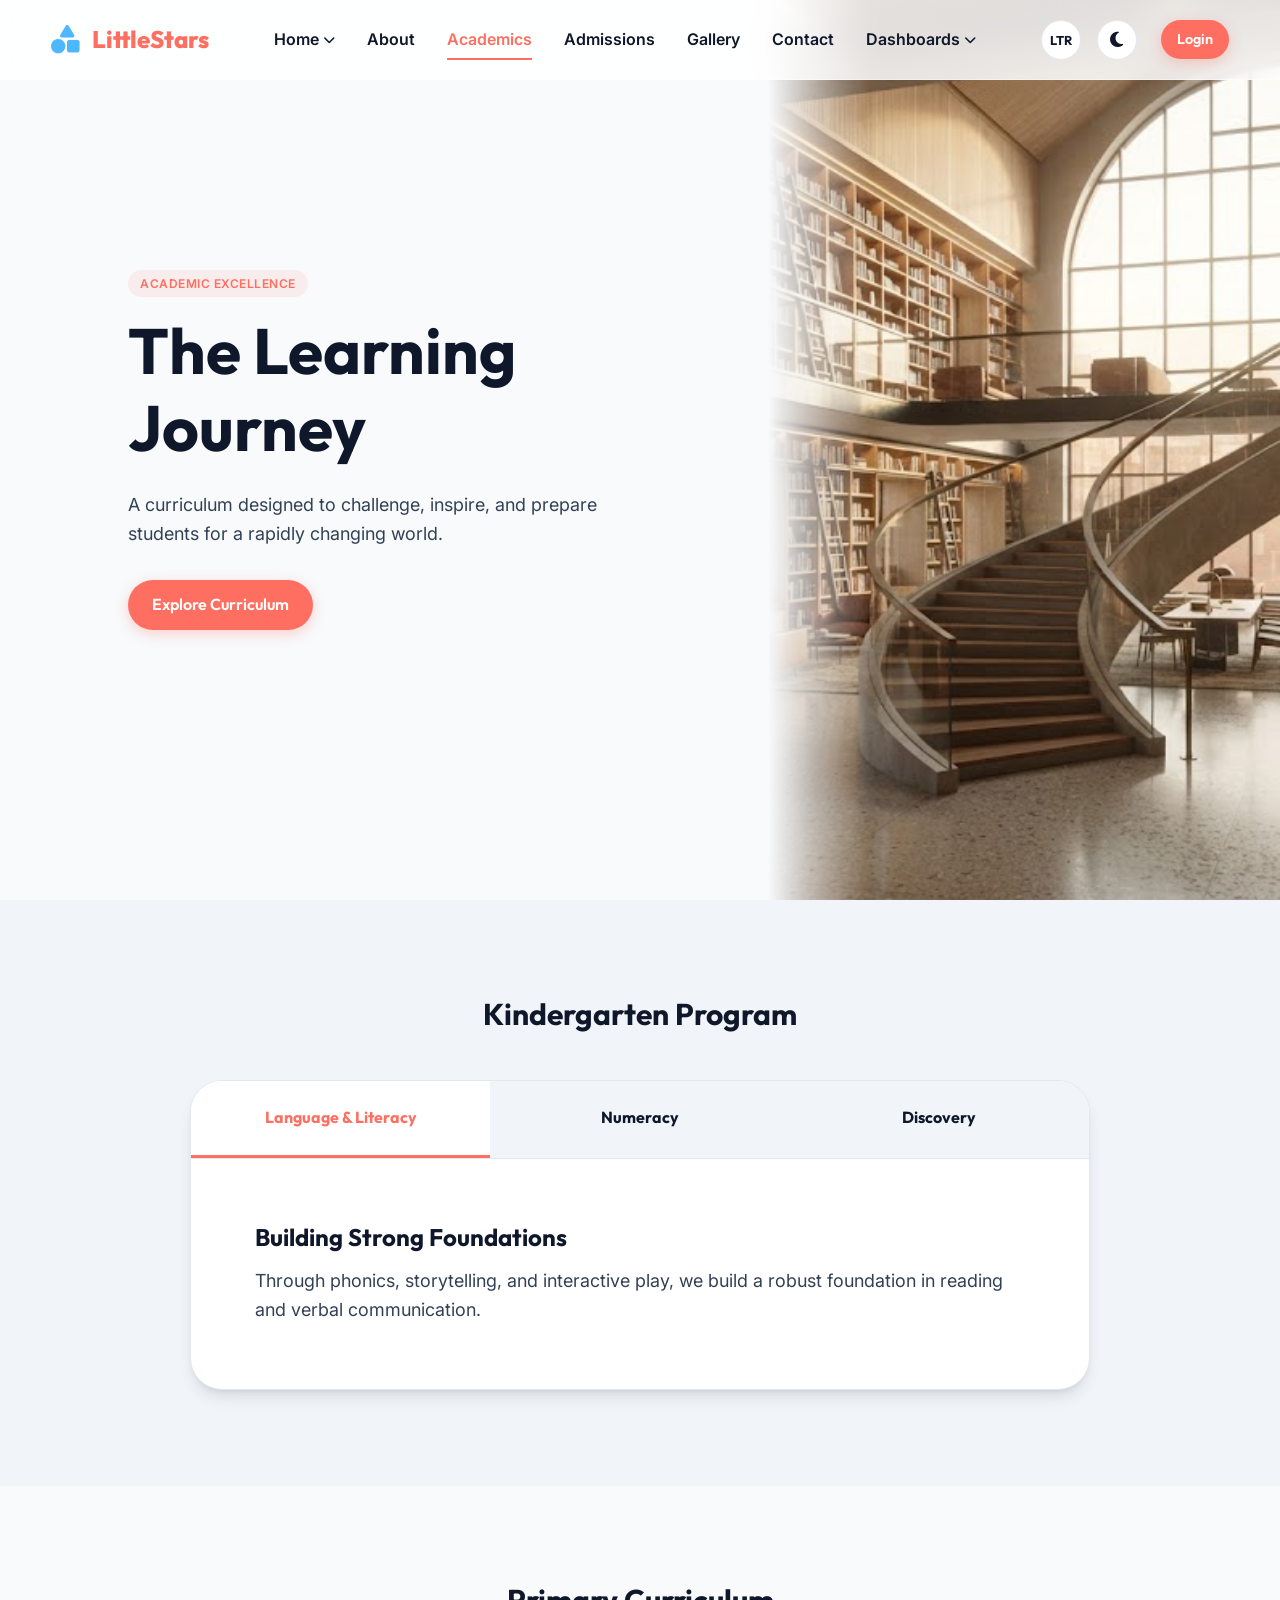
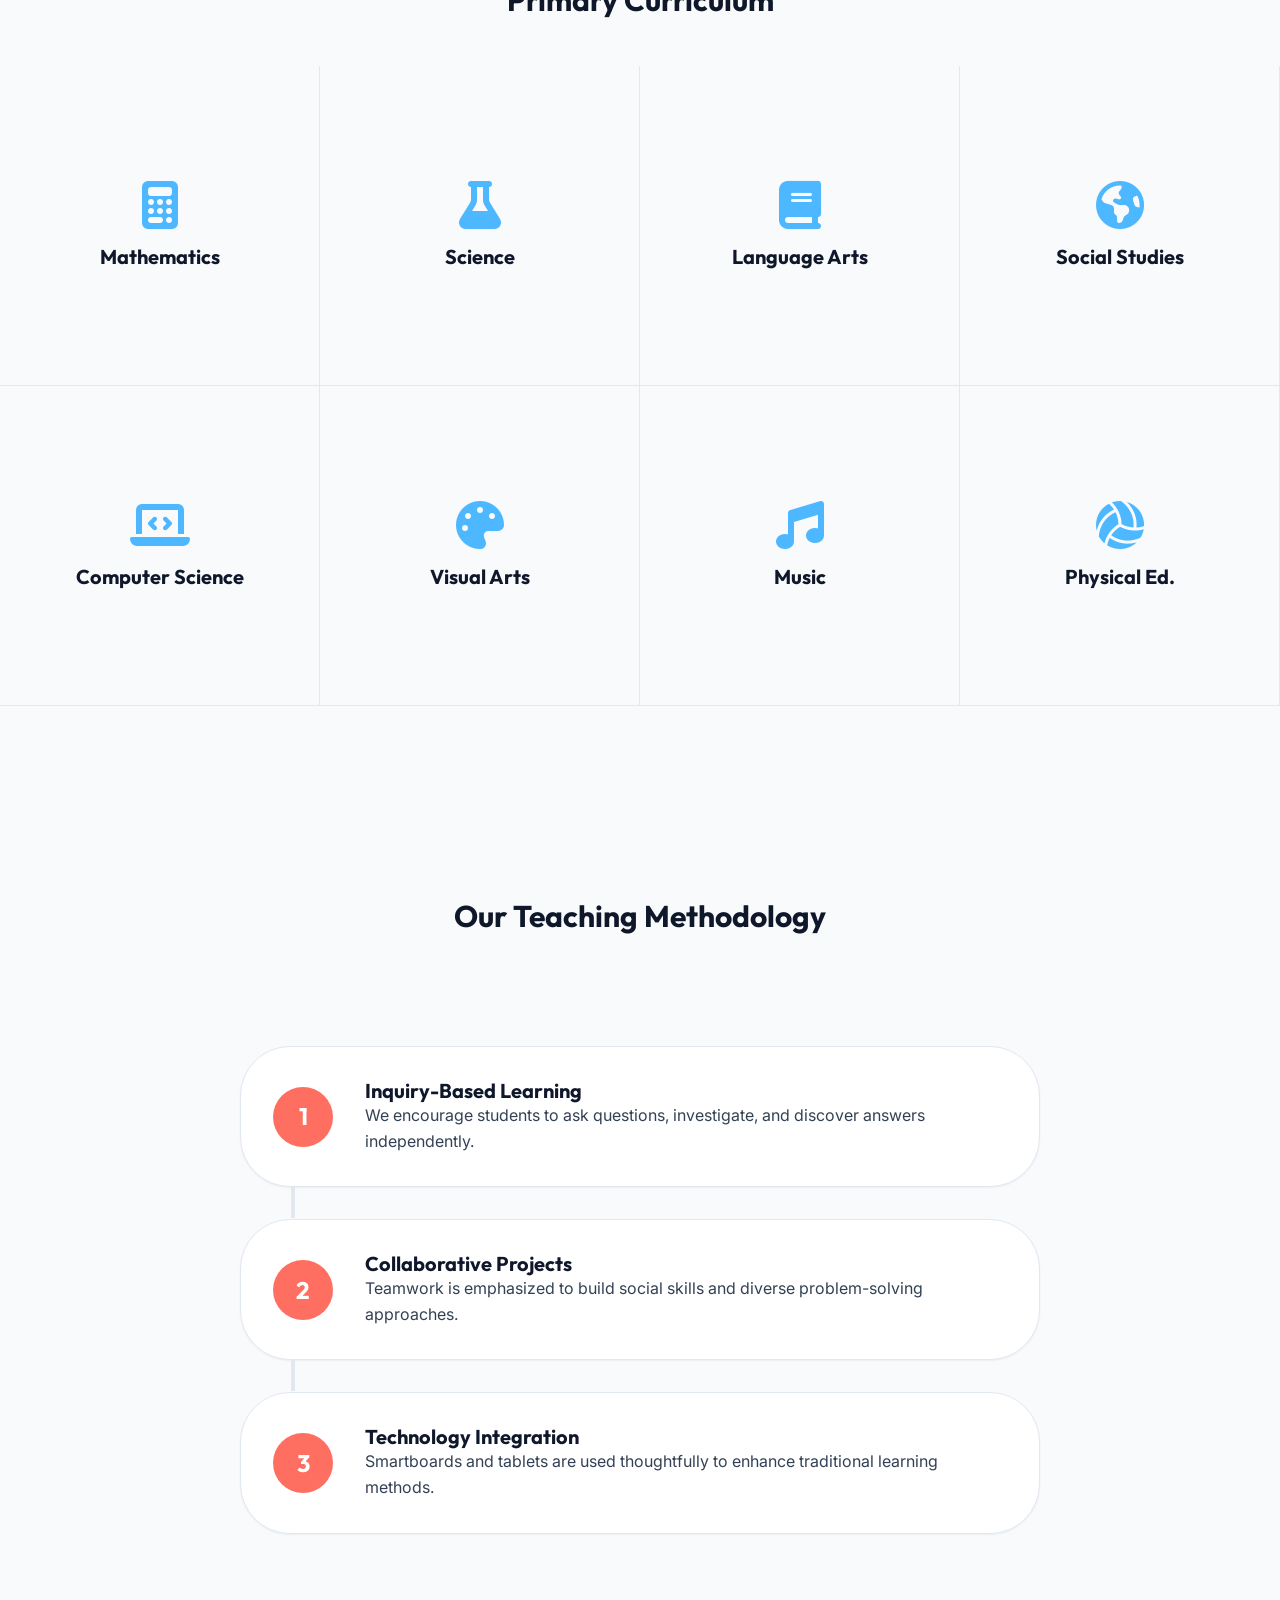
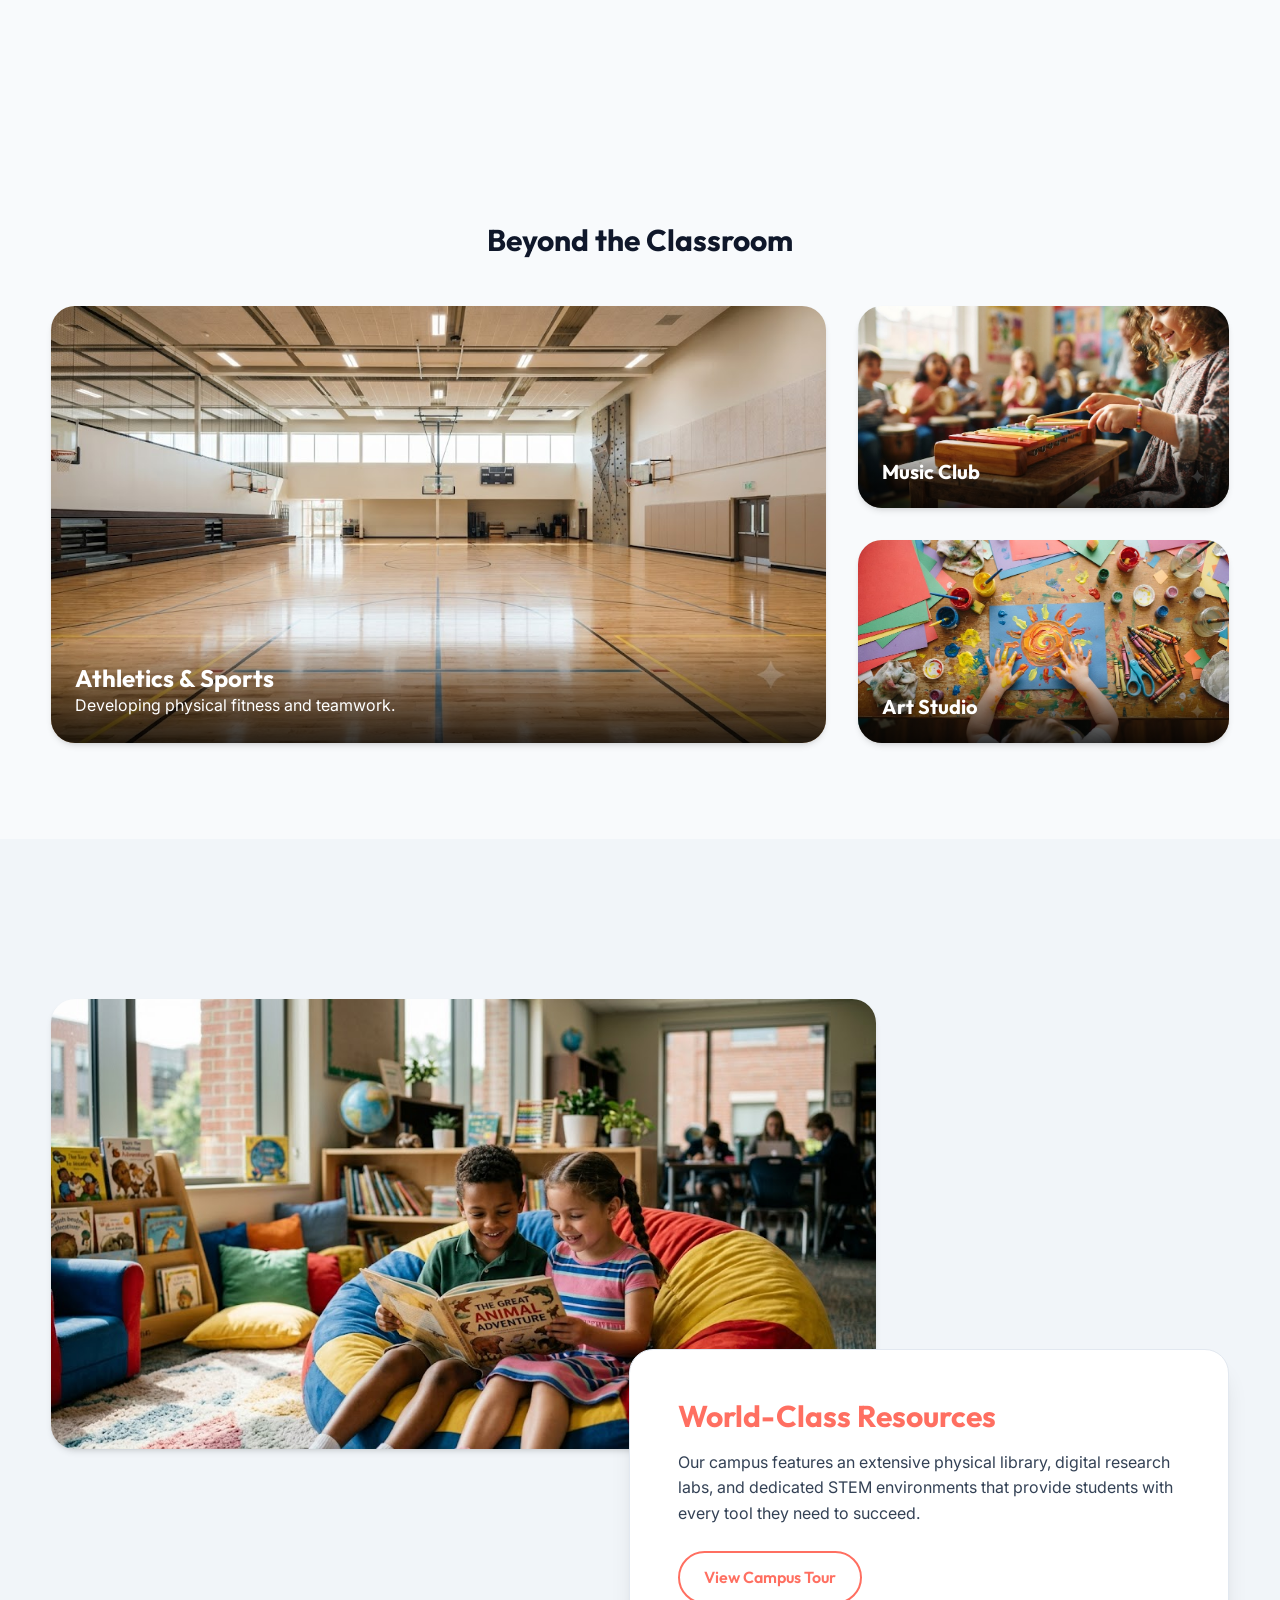
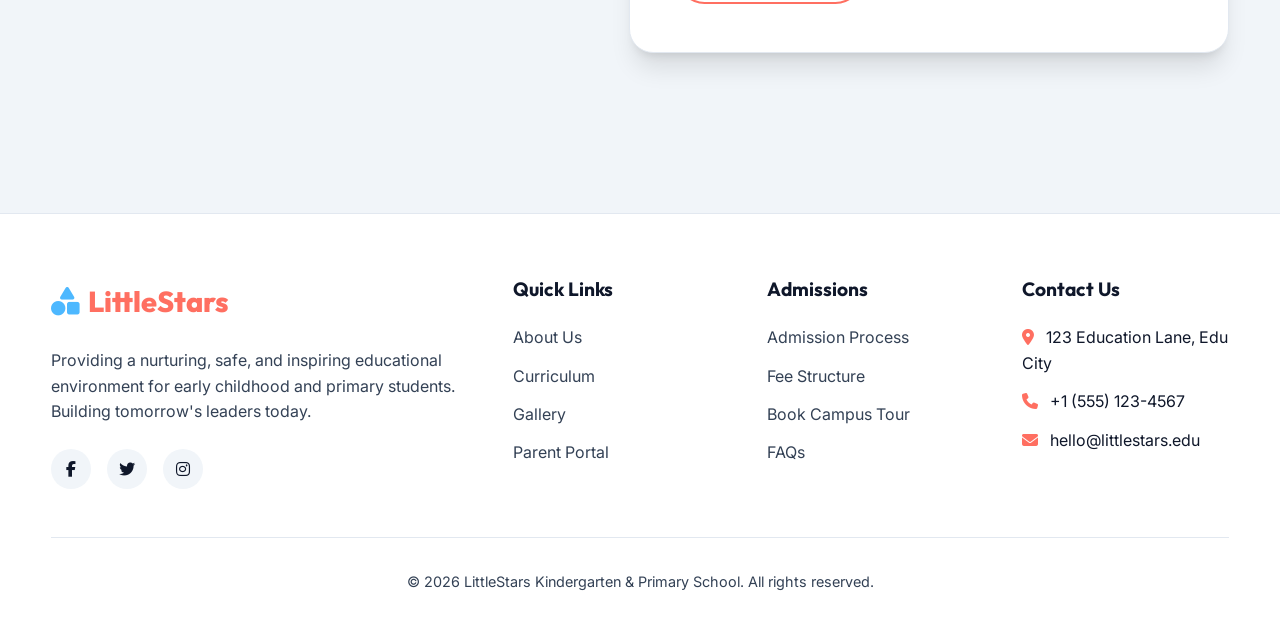
<file: academics.html>
<!DOCTYPE html>
<html lang="en" dir="ltr">
<head>
    <meta charset="UTF-8">
    <meta name="viewport" content="width=device-width, initial-scale=1.0">
    <title>Academics - LittleStars School</title>
    <link rel="icon" type="image/png" href="images/favicon.png">
    <link href="https://fonts.googleapis.com/css2?family=Inter:wght@400;500;600&family=Outfit:wght@400;600;700;800&display=swap" rel="stylesheet">
    <link rel="stylesheet" href="https://cdnjs.cloudflare.com/ajax/libs/font-awesome/6.4.0/css/all.min.css">
    <link rel="stylesheet" href="css/style.css">
    <style>
        /* academics.html Unique Layouts */
        
        /* 1. Split-screen Hero */
        .split-hero { display: flex; height: 100vh; min-height: 600px; }
        .sh-text { flex: 1; display: flex; flex-direction: column; justify-content: center; padding: 4rem 10%; background: var(--bg-main); }
        .sh-img { flex: 1; background: url('images/library_hero.jpeg') center/cover; position: relative; }
        .sh-img::before { content: ''; position: absolute; top: 0; left: 0; width: 100%; height: 100%; background: linear-gradient(to right, var(--bg-main) 0%, transparent 20%); }
        [dir="rtl"] .sh-img::before { background: linear-gradient(to left, var(--bg-main) 0%, transparent 20%); }

        /* 2. Interactive Curriculum Explorer (Tabs) */
        .curr-explorer { max-width: 900px; margin: 0 auto; background: var(--bg-surface); border-radius: 2rem; box-shadow: var(--shadow-lg); overflow: hidden; border: 1px solid var(--border-color); }
        .curr-tabs { display: flex; background: var(--bg-surface-alt); border-bottom: 1px solid var(--border-color); }
        .curr-tab { flex: 1; padding: 1.5rem; text-align: center; font-family: var(--font-heading); font-weight: 700; cursor: pointer; transition: var(--transition-fast); border-bottom: 3px solid transparent; }
        .curr-tab:hover { background: var(--bg-main); }
        .curr-tab.active { border-bottom-color: var(--primary); color: var(--primary); background: var(--bg-surface); }
        .curr-content { padding: 4rem; display: none; animation: fadeIn 0.5s ease; }
        .curr-content.active { display: block; }
        @keyframes fadeIn { from { opacity: 0; transform: translateY(10px); } to { opacity: 1; transform: translateY(0); } }

        /* 3. Subject Showcase Wall */
        .subject-wall { display: flex; flex-wrap: wrap; }
        .sw-item { flex: 1 1 25%; min-width: 250px; aspect-ratio: 1; display: flex; flex-direction: column; justify-content: center; align-items: center; text-align: center; padding: 2rem; border-right: 1px solid var(--border-color); border-bottom: 1px solid var(--border-color); transition: var(--transition-normal); }
        .sw-item:hover { background: var(--primary); color: white; transform: scale(1.05); box-shadow: var(--shadow-lg); z-index: 2; border-color: transparent; border-radius: 1rem; }
        .sw-icon { font-size: 3rem; margin-bottom: 1rem; color: var(--secondary); transition: var(--transition-fast); }
        .sw-item:hover .sw-icon { color: white; }

        /* 4. Educational Infographic Layout */
        .infographic { display: flex; flex-direction: column; align-items: center; position: relative; padding: 4rem 0; }
        .info-step { display: flex; align-items: center; width: 100%; max-width: 800px; margin-bottom: 2rem; background: var(--bg-surface); padding: 2rem; border-radius: 50px; box-shadow: var(--shadow-sm); border: 1px solid var(--border-color); position: relative; }
        .info-num { width: 60px; height: 60px; background: var(--primary); color: white; border-radius: 50%; display: flex; align-items: center; justify-content: center; font-family: var(--font-heading); font-size: 1.5rem; font-weight: bold; flex-shrink: 0; margin-right: 2rem; }
        [dir="rtl"] .info-num { margin-right: 0; margin-left: 2rem; }
        .info-connector { position: absolute; left: 50px; top: 100%; width: 4px; height: 2rem; background: var(--border-color); }
        [dir="rtl"] .info-connector { left: auto; right: 50px; }
        .info-step:last-child .info-connector { display: none; }

        /* 5. Asymmetrical Grid */
        .asym-grid { display: grid; grid-template-columns: repeat(3, 1fr); gap: 2rem; }
        .ag-item { border-radius: 1.5rem; overflow: hidden; position: relative; box-shadow: var(--shadow-md); }
        .ag-item img { width: 100%; height: 100%; object-fit: cover; transition: var(--transition-slow); }
        .ag-item:hover img { transform: scale(1.1); }
        .ag-overlay { position: absolute; bottom: 0; left: 0; width: 100%; padding: 1.5rem; background: linear-gradient(transparent, rgba(0,0,0,0.8)); color: white; }
        .ag-overlay h3 { color: white; }
        .ag-large { grid-column: 1 / 3; grid-row: 1 / 3; }

        /* 6. Layered Content Blocks */
        .layered-blocks { position: relative; padding: 4rem 0; }
        .lb-card { background: var(--bg-surface); padding: 3rem; border-radius: 1.5rem; box-shadow: var(--shadow-xl); max-width: 600px; position: relative; z-index: 2; margin-left: auto; margin-top: -100px; border: 1px solid var(--border-color); }
        [dir="rtl"] .lb-card { margin-left: 0; margin-right: auto; }
        .lb-img { width: 70%; border-radius: 1.5rem; box-shadow: var(--shadow-md); position: relative; z-index: 1; }
        [dir="rtl"] .lb-img { margin-left: auto; margin-right: 0; }

        @media (max-width: 1024px) {
            .split-hero { flex-direction: column; }
            .sh-img { display: none; } /* Simplified for mobile */
            .asym-grid { grid-template-columns: 1fr 1fr; }
            .ag-large { grid-column: 1 / -1; grid-row: auto; }
            .lb-card { margin: 2rem auto 0; max-width: 100%; }
            .lb-img { width: 100%; }
        }
        @media (max-width: 768px) {
            .info-step { flex-direction: column; text-align: center; border-radius: 1.5rem; }
            .info-num { margin: 0 0 1rem 0 !important; }
            .info-connector { left: 50%; transform: translateX(-50%); }
            [dir="rtl"] .info-connector { right: 50%; transform: translateX(50%); }
        }
        @media (max-width: 480px) {
            .curr-tabs { flex-wrap: nowrap; overflow-x: auto; -webkit-overflow-scrolling: touch; }
            .curr-tab { flex: 0 0 auto; min-width: 120px; padding: 1rem; }
            .curr-tabs::-webkit-scrollbar { height: 4px; }
            .curr-tabs::-webkit-scrollbar-thumb { background: var(--border-color); border-radius: 4px; }
        }
    </style>
</head>
<body>
    
    <header class="main-header" role="banner">
        <div class="container">
            <a href="index.html" class="logo"><i class="fa-solid fa-shapes"></i> LittleStars</a>
            <nav role="navigation">
                <ul class="nav-menu">
                    <li class="nav-item">
                        <a href="#" class="nav-link" aria-haspopup="true" aria-expanded="false">Home <i class="fa-solid fa-chevron-down fa-xs"></i></a>
                        <ul class="dropdown-menu" aria-label="Submenu">
                            <li><a href="index.html" class="dropdown-item">Home 1 - Welcome</a></li>
                            <li><a href="home2.html" class="dropdown-item">Home 2 - Campus Life</a></li>
                        </ul>
                    </li>
                    <li class="nav-item"><a href="about.html" class="nav-link">About</a></li>
                    <li class="nav-item"><a href="academics.html" class="nav-link" aria-current="page">Academics</a></li>
                    <li class="nav-item"><a href="admissions.html" class="nav-link">Admissions</a></li>
                    <li class="nav-item"><a href="gallery.html" class="nav-link">Gallery</a></li>
                    <li class="nav-item"><a href="contact.html" class="nav-link">Contact</a></li>
                    <li class="nav-item">
                        <a href="#" class="nav-link" aria-haspopup="true" aria-expanded="false">Dashboards <i class="fa-solid fa-chevron-down fa-xs"></i></a>
                        <ul class="dropdown-menu" aria-label="Submenu">
                            <li><a href="dashboard.html" class="dropdown-item">User</a></li>
                            <li><a href="admin.html" class="dropdown-item">Admin</a></li>
                        </ul>
                    </li>
                </ul>
            </nav>
            <div class="header-tools">
                <button class="mobile-menu-toggle tool-btn" aria-label="Toggle Mobile Menu"><i class="fa-solid fa-bars"></i></button>
                <button id="rtlToggle" class="tool-btn lang-toggle">LTR</button>
                <button id="themeToggle" class="tool-btn"><i class="fa-solid fa-moon"></i></button>
            
                <a href="login.html" class="btn btn-primary" style="padding: 0.5rem 1rem; font-size: 0.9rem; margin-left: 0.5rem;">Login</a>
            </div>
        </div>
    </header>

    <main>
        <!-- 1. Split-screen Hero -->
        <section class="split-hero">
            <div class="sh-text reveal-left">
                <span class="badge badge-primary" style="align-self: flex-start; margin-bottom: 1rem;">Academic Excellence</span>
                <h1 class="text-4xl" style="font-size: 4rem; margin-bottom: 1.5rem;">The Learning Journey</h1>
                <p class="text-lg text-muted" style="max-width: 500px; margin-bottom: 2rem;">A curriculum designed to challenge, inspire, and prepare students for a rapidly changing world.</p>
                <div><a href="#curriculum" class="btn btn-primary">Explore Curriculum</a></div>
            </div>
            <div class="sh-img reveal-right"></div>
        </section>

        <!-- 2. Interactive Curriculum Explorer -->
        <section id="curriculum" class="section-padding" style="background: var(--bg-surface-alt);">
            <div class="container text-center reveal">
                <h2 class="text-3xl" style="margin-bottom: 3rem;">Kindergarten Program</h2>
            </div>
            <div class="container reveal">
                <div class="curr-explorer">
                    <div class="curr-tabs">
                        <div class="curr-tab active" onclick="openTab(event, 'lang')">Language & Literacy</div>
                        <div class="curr-tab" onclick="openTab(event, 'math')">Numeracy</div>
                        <div class="curr-tab" onclick="openTab(event, 'world')">Discovery</div>
                    </div>
                    <div id="lang" class="curr-content active">
                        <h3 class="text-2xl" style="margin-bottom: 1rem;">Building Strong Foundations</h3>
                        <p class="text-muted text-lg">Through phonics, storytelling, and interactive play, we build a robust foundation in reading and verbal communication.</p>
                    </div>
                    <div id="math" class="curr-content">
                        <h3 class="text-2xl" style="margin-bottom: 1rem;">Numbers are Fun</h3>
                        <p class="text-muted text-lg">We introduce mathematical concepts through hands-on activities, puzzles, and real-world problem-solving games.</p>
                    </div>
                    <div id="world" class="curr-content">
                        <h3 class="text-2xl" style="margin-bottom: 1rem;">Understanding Our World</h3>
                        <p class="text-muted text-lg">Basic science and geography are introduced by exploring nature, understanding seasons, and observing the environment.</p>
                    </div>
                </div>
            </div>
        </section>

        <!-- 3. Subject Showcase Wall (Primary) -->
        <section class="section-padding">
            <div class="container text-center reveal" style="margin-bottom: 3rem;">
                <h2 class="text-3xl">Primary Curriculum</h2>
            </div>
            <div class="subject-wall border-color reveal">
                <div class="sw-item">
                    <i class="fa-solid fa-calculator sw-icon"></i>
                    <h4 class="text-xl">Mathematics</h4>
                </div>
                <div class="sw-item">
                    <i class="fa-solid fa-flask sw-icon"></i>
                    <h4 class="text-xl">Science</h4>
                </div>
                <div class="sw-item">
                    <i class="fa-solid fa-book sw-icon"></i>
                    <h4 class="text-xl">Language Arts</h4>
                </div>
                <div class="sw-item">
                    <i class="fa-solid fa-earth-americas sw-icon"></i>
                    <h4 class="text-xl">Social Studies</h4>
                </div>
                <div class="sw-item">
                    <i class="fa-solid fa-laptop-code sw-icon"></i>
                    <h4 class="text-xl">Computer Science</h4>
                </div>
                <div class="sw-item">
                    <i class="fa-solid fa-palette sw-icon"></i>
                    <h4 class="text-xl">Visual Arts</h4>
                </div>
                <div class="sw-item">
                    <i class="fa-solid fa-music sw-icon"></i>
                    <h4 class="text-xl">Music</h4>
                </div>
                <div class="sw-item">
                    <i class="fa-solid fa-volleyball sw-icon"></i>
                    <h4 class="text-xl">Physical Ed.</h4>
                </div>
            </div>
        </section>

        <!-- 4. Educational Infographic (Methodology) -->
        <section class="section-padding" style="background: var(--bg-main);">
            <div class="container text-center reveal" style="margin-bottom: 3rem;">
                <h2 class="text-3xl">Our Teaching Methodology</h2>
            </div>
            <div class="container infographic reveal">
                <div class="info-step">
                    <div class="info-num">1</div>
                    <div>
                        <h4 class="text-xl font-bold">Inquiry-Based Learning</h4>
                        <p class="text-muted mt-2">We encourage students to ask questions, investigate, and discover answers independently.</p>
                    </div>
                    <div class="info-connector"></div>
                </div>
                <div class="info-step">
                    <div class="info-num">2</div>
                    <div>
                        <h4 class="text-xl font-bold">Collaborative Projects</h4>
                        <p class="text-muted mt-2">Teamwork is emphasized to build social skills and diverse problem-solving approaches.</p>
                    </div>
                    <div class="info-connector"></div>
                </div>
                <div class="info-step">
                    <div class="info-num">3</div>
                    <div>
                        <h4 class="text-xl font-bold">Technology Integration</h4>
                        <p class="text-muted mt-2">Smartboards and tablets are used thoughtfully to enhance traditional learning methods.</p>
                    </div>
                </div>
            </div>
        </section>

        <!-- 5. Co-Curricular Activities (Asymmetrical Grid) -->
        <section class="section-padding">
            <div class="container text-center reveal" style="margin-bottom: 3rem;">
                <h2 class="text-3xl">Beyond the Classroom</h2>
            </div>
            <div class="container asym-grid reveal">
                <div class="ag-item ag-large">
                    <img src="images/gymnasium.jpeg" alt="Sports">
                    <div class="ag-overlay">
                        <h3 class="text-2xl">Athletics & Sports</h3>
                        <p>Developing physical fitness and teamwork.</p>
                    </div>
                </div>
                <div class="ag-item">
                    <img src="images/music_class.jpeg" alt="Music">
                    <div class="ag-overlay">
                        <h3 class="text-xl">Music Club</h3>
                    </div>
                </div>
                <div class="ag-item">
                    <img src="images/kindergarten_art.jpeg" alt="Art">
                    <div class="ag-overlay">
                        <h3 class="text-xl">Art Studio</h3>
                    </div>
                </div>
            </div>
        </section>

        <!-- 6. Learning Resources (Layered Content) -->
        <section class="section-padding" style="background: var(--bg-surface-alt);">
            <div class="container layered-blocks">
                <img src="images/library_reading.jpeg" alt="Library" class="lb-img reveal-left">
                <div class="lb-card reveal-right">
                    <h2 class="text-3xl text-primary" style="margin-bottom: 1rem;">World-Class Resources</h2>
                    <p class="text-muted" style="margin-bottom: 1.5rem;">Our campus features an extensive physical library, digital research labs, and dedicated STEM environments that provide students with every tool they need to succeed.</p>
                    <a href="gallery.html" class="btn btn-outline">View Campus Tour</a>
                </div>
            </div>
        </section>
    </main>

    <footer class="main-footer" role="contentinfo">
        <div class="container">
            <div class="footer-grid">
                <div class="reveal">
                    <a href="index.html" class="footer-logo">
                        <i class="fa-solid fa-shapes"></i> LittleStars
                    </a>
                    <p class="footer-desc">Providing a nurturing, safe, and inspiring educational environment for early childhood and primary students. Building tomorrow's leaders today.</p>
                    <div class="social-links">
                        <a href="#" aria-label="Facebook"><i class="fa-brands fa-facebook-f"></i></a>
                        <a href="#" aria-label="Twitter"><i class="fa-brands fa-twitter"></i></a>
                        <a href="#" aria-label="Instagram"><i class="fa-brands fa-instagram"></i></a>
                    </div>
                </div>
                <div class="reveal" style="transition-delay: 0.1s;">
                    <h4>Quick Links</h4>
                    <ul class="footer-links">
                        <li><a href="about.html">About Us</a></li>
                        <li><a href="academics.html">Curriculum</a></li>
                        <li><a href="gallery.html">Gallery</a></li>
                        <li><a href="dashboard.html">Parent Portal</a></li>
                    </ul>
                </div>
                <div class="reveal" style="transition-delay: 0.2s;">
                    <h4>Admissions</h4>
                    <ul class="footer-links">
                        <li><a href="admissions.html">Admission Process</a></li>
                        <li><a href="admissions.html#fees">Fee Structure</a></li>
                        <li><a href="home2.html#visit">Book Campus Tour</a></li>
                        <li><a href="contact.html#faq">FAQs</a></li>
                    </ul>
                </div>
                <div class="reveal" style="transition-delay: 0.3s;">
                    <h4>Contact Us</h4>
                    <ul class="footer-links">
                        <li><i class="fa-solid fa-location-dot" style="margin-right: 0.5rem; color:var(--primary);"></i> 123 Education Lane, Edu City</li>
                        <li><i class="fa-solid fa-phone" style="margin-right: 0.5rem; color:var(--primary);"></i> +1 (555) 123-4567</li>
                        <li><i class="fa-solid fa-envelope" style="margin-right: 0.5rem; color:var(--primary);"></i> hello@littlestars.edu</li>
                    </ul>
                </div>
            </div>
            <div class="footer-bottom">
                <p>&copy; 2026 LittleStars Kindergarten & Primary School. All rights reserved.</p>
            </div>
        </div>
    </footer>

    <!-- Back to top button -->
    <button class="back-to-top" id="backToTop" aria-label="Scroll to top"><i class="fa-solid fa-arrow-up"></i></button>

    <script src="js/main.js"></script>
</body>
</html>
</file>
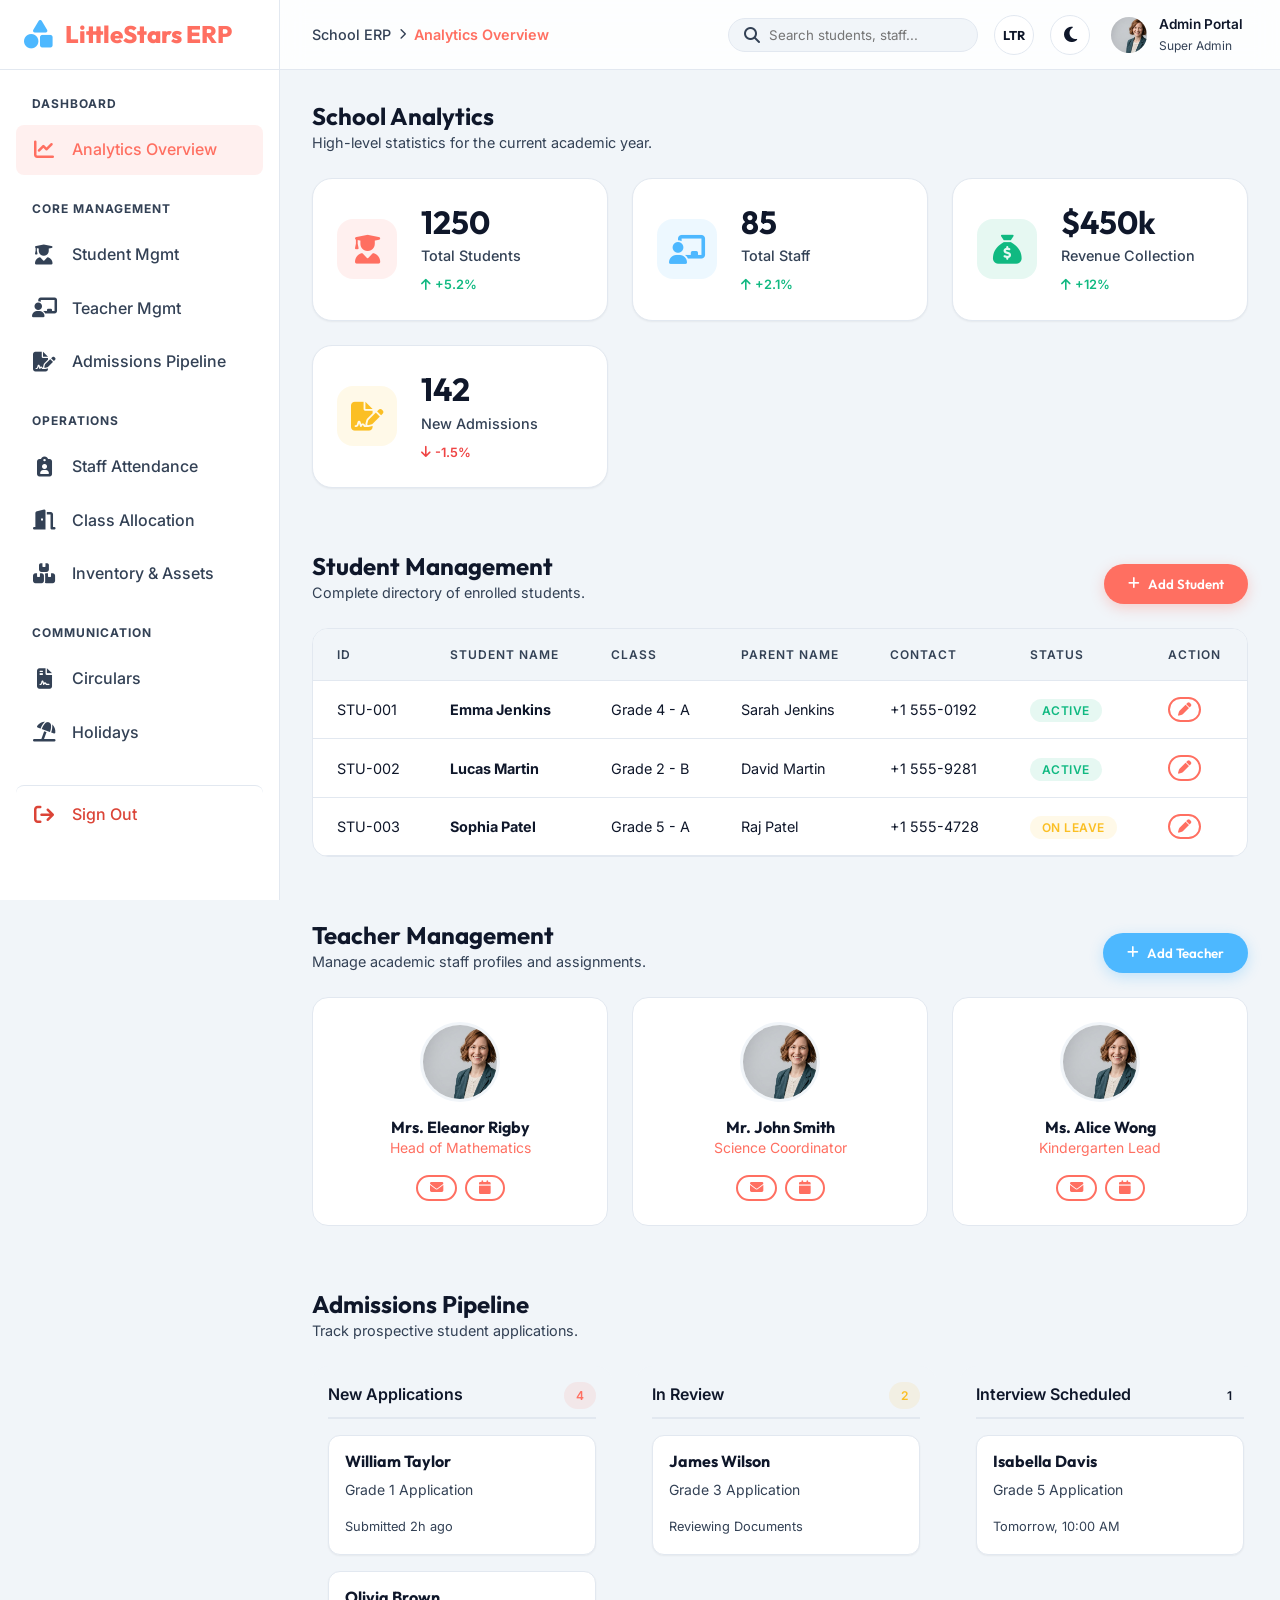
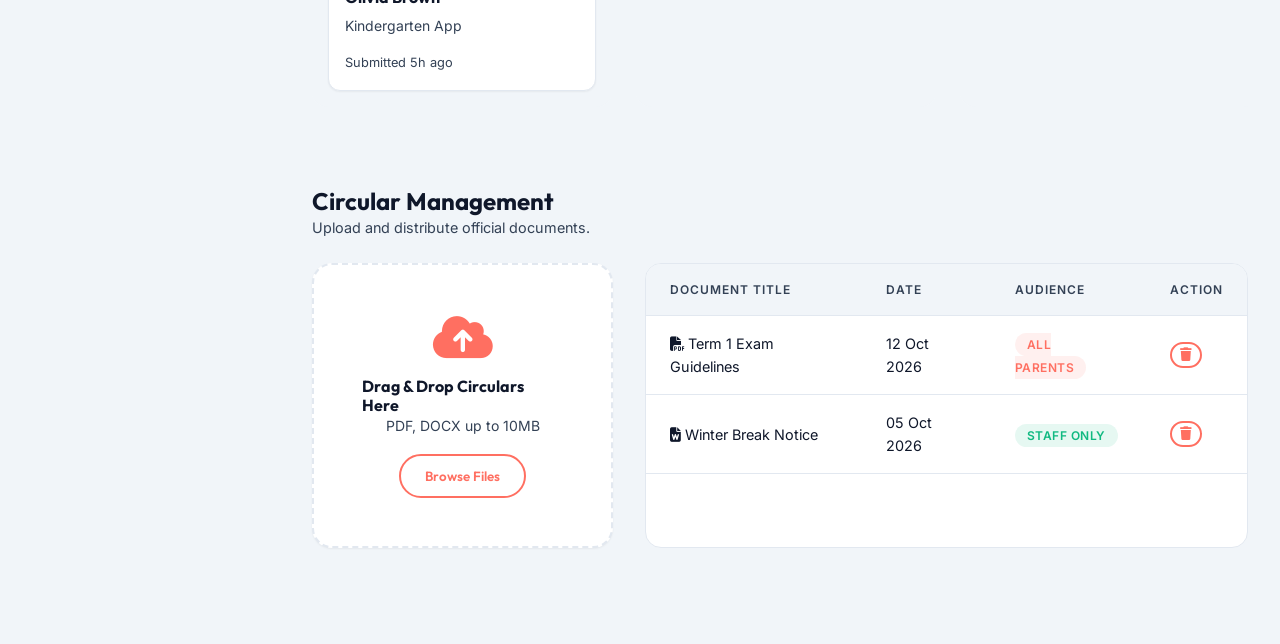
<file: admin.html>
<!DOCTYPE html>
<html lang="en" dir="ltr">
<head>
    <meta charset="UTF-8">
    <meta name="viewport" content="width=device-width, initial-scale=1.0">
    <title>School ERP - LittleStars</title>
    <link rel="icon" type="image/png" href="images/favicon.png">
    <link rel="preconnect" href="https://fonts.googleapis.com">
    <link rel="preconnect" href="https://fonts.gstatic.com" crossorigin>
    <link href="https://fonts.googleapis.com/css2?family=Inter:wght@400;500;600&family=Outfit:wght@400;600;700;800&display=swap" rel="stylesheet">
    <link rel="stylesheet" href="https://cdnjs.cloudflare.com/ajax/libs/font-awesome/6.4.0/css/all.min.css">
    <link rel="stylesheet" href="css/style.css">
    <style>
        .erp-profile-grid { display: grid; grid-template-columns: repeat(auto-fill, minmax(220px, 1fr)); gap: 1.5rem; }
        .erp-profile-card { background: var(--bg-surface); border-radius: 1rem; padding: 1.5rem; text-align: center; border: 1px solid var(--border-color); }
        .erp-profile-card img { width: 80px; height: 80px; border-radius: 50%; object-fit: cover; margin: 0 auto 1rem; border: 3px solid var(--bg-surface-alt); }
        .circular-grid { grid-template-columns: 1fr 2fr; }
        @media(max-width: 1024px) {
            .circular-grid { grid-template-columns: 1fr; }
        }
    </style>
</head>
<body class="dashboard-body">

    <!-- Sidebar -->
    <aside class="sidebar" role="navigation" aria-label="Admin Sidebar">
        <div class="sidebar-header">
            <a href="index.html" class="logo text-xl">
                <i class="fa-solid fa-shapes"></i> LittleStars ERP
            </a>
            <button class="sidebar-close" aria-label="Close Sidebar"><i class="fa-solid fa-xmark"></i></button>
        </div>
        <div class="sidebar-menu">
            <div class="menu-group">Dashboard</div>
            <a href="#analytics" class="menu-link active"><i class="fa-solid fa-chart-line"></i> <span>Analytics Overview</span></a>
            
            <div class="menu-group">Core Management</div>
            <a href="#students" class="menu-link"><i class="fa-solid fa-user-graduate"></i> <span>Student Mgmt</span></a>
            <a href="#teachers" class="menu-link"><i class="fa-solid fa-chalkboard-user"></i> <span>Teacher Mgmt</span></a>
            <a href="#admissions" class="menu-link"><i class="fa-solid fa-file-signature"></i> <span>Admissions Pipeline</span></a>
            
            <div class="menu-group">Operations</div>
            <a href="#attendance" class="menu-link"><i class="fa-solid fa-clipboard-user"></i> <span>Staff Attendance</span></a>
            <a href="#allocation" class="menu-link"><i class="fa-solid fa-door-open"></i> <span>Class Allocation</span></a>
            <a href="#inventory" class="menu-link"><i class="fa-solid fa-boxes-stacked"></i> <span>Inventory & Assets</span></a>
            
            <div class="menu-group">Communication</div>
            <a href="#circulars" class="menu-link"><i class="fa-solid fa-file-contract"></i> <span>Circulars</span></a>
            <a href="#holidays" class="menu-link"><i class="fa-solid fa-umbrella-beach"></i> <span>Holidays</span></a>
            
            <div style="margin-top: auto; padding-top: 1.5rem;">
                <a href="login.html" class="menu-link" style="color: #DB4437; border-top: 1px solid var(--border-color); padding-top: 1rem;"><i class="fa-solid fa-arrow-right-from-bracket"></i> <span>Sign Out</span></a>
            </div>
        </div>
    </aside>

    <div class="dashboard-wrapper">
        <!-- Header -->
        <header class="dashboard-header">
            <div class="header-left">
                <button class="sidebar-toggle" id="sidebarToggle"><i class="fa-solid fa-bars"></i></button>
                <div class="breadcrumbs">
                    <span>School ERP</span>
                    <i class="fa-solid fa-chevron-right" style="font-size: 0.7rem;"></i>
                    <span id="breadcrumbActive" class="active">Analytics Overview</span>
                </div>
            </div>
            
            <div class="header-right">
                <div class="search-bar">
                    <i class="fa-solid fa-search"></i>
                    <input type="text" placeholder="Search students, staff...">
                </div>
                
                <button id="rtlToggle" class="tool-btn lang-toggle">LTR</button>
                <button id="themeToggle" class="tool-btn">
                    <i class="fa-solid fa-moon"></i>
                </button>
                
                <div class="profile-dropdown">
                    <img src="images/teacher_female.jpeg" alt="Admin Profile" class="profile-img">
                    <div class="profile-info">
                        <span class="profile-name">Admin Portal</span>
                        <span class="profile-role">Super Admin</span>
                    </div>
                </div>
            </div>
        </header>

        <!-- Main Content -->
        <main class="dashboard-content">
            
            <!-- SECTION: ANALYTICS -->
            <section id="analytics" class="dashboard-section reveal">
                <div class="ds-header">
                    <div>
                        <h2 class="ds-title">School Analytics</h2>
                        <p class="ds-desc">High-level statistics for the current academic year.</p>
                    </div>
                </div>

                <div class="kpi-grid" style="margin-bottom: 2rem;">
                    <div class="card kpi-card">
                        <div class="kpi-icon primary"><i class="fa-solid fa-user-graduate"></i></div>
                        <div class="kpi-info">
                            <h4><span class="counter" data-target="1250">0</span></h4>
                            <p>Total Students</p>
                            <span class="kpi-trend up"><i class="fa-solid fa-arrow-up"></i> +5.2%</span>
                        </div>
                    </div>
                    <div class="card kpi-card">
                        <div class="kpi-icon secondary"><i class="fa-solid fa-chalkboard-user"></i></div>
                        <div class="kpi-info">
                            <h4><span class="counter" data-target="85">0</span></h4>
                            <p>Total Staff</p>
                            <span class="kpi-trend up"><i class="fa-solid fa-arrow-up"></i> +2.1%</span>
                        </div>
                    </div>
                    <div class="card kpi-card">
                        <div class="kpi-icon success"><i class="fa-solid fa-sack-dollar"></i></div>
                        <div class="kpi-info">
                            <h4>$<span class="counter" data-target="450">0</span>k</h4>
                            <p>Revenue Collection</p>
                            <span class="kpi-trend up"><i class="fa-solid fa-arrow-up"></i> +12%</span>
                        </div>
                    </div>
                    <div class="card kpi-card">
                        <div class="kpi-icon warning"><i class="fa-solid fa-file-signature"></i></div>
                        <div class="kpi-info">
                            <h4><span class="counter" data-target="142">0</span></h4>
                            <p>New Admissions</p>
                            <span class="kpi-trend down"><i class="fa-solid fa-arrow-down"></i> -1.5%</span>
                        </div>
                    </div>
                </div>
            </section>

            <!-- SECTION: STUDENT MANAGEMENT -->
            <section id="students" class="dashboard-section reveal">
                <div class="ds-header">
                    <div>
                        <h2 class="ds-title">Student Management</h2>
                        <p class="ds-desc">Complete directory of enrolled students.</p>
                    </div>
                    <button class="btn btn-primary"><i class="fa-solid fa-plus"></i> Add Student</button>
                </div>
                
                <div class="data-table-wrapper">
                    <table class="data-table">
                        <thead>
                            <tr>
                                <th>ID</th>
                                <th>Student Name</th>
                                <th>Class</th>
                                <th>Parent Name</th>
                                <th>Contact</th>
                                <th>Status</th>
                                <th>Action</th>
                            </tr>
                        </thead>
                        <tbody>
                            <tr>
                                <td>STU-001</td>
                                <td><strong>Emma Jenkins</strong></td>
                                <td>Grade 4 - A</td>
                                <td>Sarah Jenkins</td>
                                <td>+1 555-0192</td>
                                <td><span class="badge badge-success">Active</span></td>
                                <td><button class="btn btn-outline" style="padding:0.25rem 0.5rem;"><i class="fa-solid fa-pen"></i></button></td>
                            </tr>
                            <tr>
                                <td>STU-002</td>
                                <td><strong>Lucas Martin</strong></td>
                                <td>Grade 2 - B</td>
                                <td>David Martin</td>
                                <td>+1 555-9281</td>
                                <td><span class="badge badge-success">Active</span></td>
                                <td><button class="btn btn-outline" style="padding:0.25rem 0.5rem;"><i class="fa-solid fa-pen"></i></button></td>
                            </tr>
                            <tr>
                                <td>STU-003</td>
                                <td><strong>Sophia Patel</strong></td>
                                <td>Grade 5 - A</td>
                                <td>Raj Patel</td>
                                <td>+1 555-4728</td>
                                <td><span class="badge badge-warning">On Leave</span></td>
                                <td><button class="btn btn-outline" style="padding:0.25rem 0.5rem;"><i class="fa-solid fa-pen"></i></button></td>
                            </tr>
                        </tbody>
                    </table>
                </div>
            </section>

            <!-- SECTION: TEACHER MANAGEMENT (Profile Grid) -->
            <section id="teachers" class="dashboard-section reveal">
                <div class="ds-header">
                    <div>
                        <h2 class="ds-title">Teacher Management</h2>
                        <p class="ds-desc">Manage academic staff profiles and assignments.</p>
                    </div>
                    <button class="btn btn-secondary"><i class="fa-solid fa-plus"></i> Add Teacher</button>
                </div>
                
                <div class="erp-profile-grid">
                    <div class="erp-profile-card">
                        <img src="images/teacher_female.jpeg" alt="Teacher">
                        <h4 class="font-bold">Mrs. Eleanor Rigby</h4>
                        <p class="text-sm text-primary" style="margin-bottom:1rem;">Head of Mathematics</p>
                        <div class="flex justify-center" style="gap:0.5rem;">
                            <button class="btn btn-outline" style="padding:0.25rem 0.75rem;"><i class="fa-solid fa-envelope"></i></button>
                            <button class="btn btn-outline" style="padding:0.25rem 0.75rem;"><i class="fa-solid fa-calendar"></i></button>
                        </div>
                    </div>
                    <div class="erp-profile-card">
                        <img src="images/teacher_female.jpeg" alt="Teacher">
                        <h4 class="font-bold">Mr. John Smith</h4>
                        <p class="text-sm text-primary" style="margin-bottom:1rem;">Science Coordinator</p>
                        <div class="flex justify-center" style="gap:0.5rem;">
                            <button class="btn btn-outline" style="padding:0.25rem 0.75rem;"><i class="fa-solid fa-envelope"></i></button>
                            <button class="btn btn-outline" style="padding:0.25rem 0.75rem;"><i class="fa-solid fa-calendar"></i></button>
                        </div>
                    </div>
                    <div class="erp-profile-card">
                        <img src="images/teacher_female.jpeg" alt="Teacher">
                        <h4 class="font-bold">Ms. Alice Wong</h4>
                        <p class="text-sm text-primary" style="margin-bottom:1rem;">Kindergarten Lead</p>
                        <div class="flex justify-center" style="gap:0.5rem;">
                            <button class="btn btn-outline" style="padding:0.25rem 0.75rem;"><i class="fa-solid fa-envelope"></i></button>
                            <button class="btn btn-outline" style="padding:0.25rem 0.75rem;"><i class="fa-solid fa-calendar"></i></button>
                        </div>
                    </div>
                </div>
            </section>

            <!-- SECTION: ADMISSIONS PIPELINE (Kanban) -->
            <section id="admissions" class="dashboard-section reveal">
                <div class="ds-header">
                    <div>
                        <h2 class="ds-title">Admissions Pipeline</h2>
                        <p class="ds-desc">Track prospective student applications.</p>
                    </div>
                </div>
                
                <div class="kanban-board">
                    <div class="kanban-col">
                        <div class="kanban-header">
                            <span>New Applications</span>
                            <span class="badge badge-primary">4</span>
                        </div>
                        <div class="kanban-card">
                            <h4>William Taylor</h4>
                            <p class="text-sm text-muted">Grade 1 Application</p>
                            <div class="kanban-meta"><span>Submitted 2h ago</span></div>
                        </div>
                        <div class="kanban-card">
                            <h4>Olivia Brown</h4>
                            <p class="text-sm text-muted">Kindergarten App</p>
                            <div class="kanban-meta"><span>Submitted 5h ago</span></div>
                        </div>
                    </div>
                    <div class="kanban-col">
                        <div class="kanban-header">
                            <span>In Review</span>
                            <span class="badge badge-warning">2</span>
                        </div>
                        <div class="kanban-card">
                            <h4>James Wilson</h4>
                            <p class="text-sm text-muted">Grade 3 Application</p>
                            <div class="kanban-meta"><span>Reviewing Documents</span></div>
                        </div>
                    </div>
                    <div class="kanban-col">
                        <div class="kanban-header">
                            <span>Interview Scheduled</span>
                            <span class="badge badge-info">1</span>
                        </div>
                        <div class="kanban-card">
                            <h4>Isabella Davis</h4>
                            <p class="text-sm text-muted">Grade 5 Application</p>
                            <div class="kanban-meta"><span>Tomorrow, 10:00 AM</span></div>
                        </div>
                    </div>
                    <div class="kanban-col">
                        <div class="kanban-header">
                            <span>Approved</span>
                            <span class="badge badge-success">5</span>
                        </div>
                        <div class="kanban-card" style="opacity:0.7;">
                            <h4>Noah Miller</h4>
                            <p class="text-sm text-muted">Awaiting Fee Payment</p>
                        </div>
                    </div>
                </div>
            </section>

            <!-- SECTION: CIRCULARS (Document upload UI) -->
            <section id="circulars" class="dashboard-section reveal">
                <div class="ds-header">
                    <div>
                        <h2 class="ds-title">Circular Management</h2>
                        <p class="ds-desc">Upload and distribute official documents.</p>
                    </div>
                </div>
                
                <div class="grid circular-grid">
                    <div class="card" style="border: 2px dashed var(--border-color); display:flex; flex-direction:column; align-items:center; justify-content:center; padding: 3rem;">
                        <i class="fa-solid fa-cloud-arrow-up" style="font-size:3rem; color:var(--primary); margin-bottom:1rem;"></i>
                        <h4 class="font-bold">Drag & Drop Circulars Here</h4>
                        <p class="text-sm text-muted" style="margin-bottom:1rem;">PDF, DOCX up to 10MB</p>
                        <button class="btn btn-outline">Browse Files</button>
                    </div>
                    
                    <div class="data-table-wrapper">
                        <table class="data-table">
                            <thead>
                                <tr>
                                    <th>Document Title</th>
                                    <th>Date</th>
                                    <th>Audience</th>
                                    <th>Action</th>
                                </tr>
                            </thead>
                            <tbody>
                                <tr>
                                    <td><i class="fa-solid fa-file-pdf text-danger"></i> Term 1 Exam Guidelines</td>
                                    <td>12 Oct 2026</td>
                                    <td><span class="badge badge-primary">All Parents</span></td>
                                    <td><button class="btn btn-outline" style="padding:0.25rem 0.5rem;"><i class="fa-solid fa-trash"></i></button></td>
                                </tr>
                                <tr>
                                    <td><i class="fa-solid fa-file-word text-info"></i> Winter Break Notice</td>
                                    <td>05 Oct 2026</td>
                                    <td><span class="badge badge-success">Staff Only</span></td>
                                    <td><button class="btn btn-outline" style="padding:0.25rem 0.5rem;"><i class="fa-solid fa-trash"></i></button></td>
                                </tr>
                            </tbody>
                        </table>
                    </div>
                </div>
            </section>

        </main>
    </div>

    <!-- Back to top button -->
    <button class="back-to-top" id="backToTop" aria-label="Scroll to top"><i class="fa-solid fa-arrow-up"></i></button>

    <script src="js/main.js"></script>
</body>
</html>
</file>
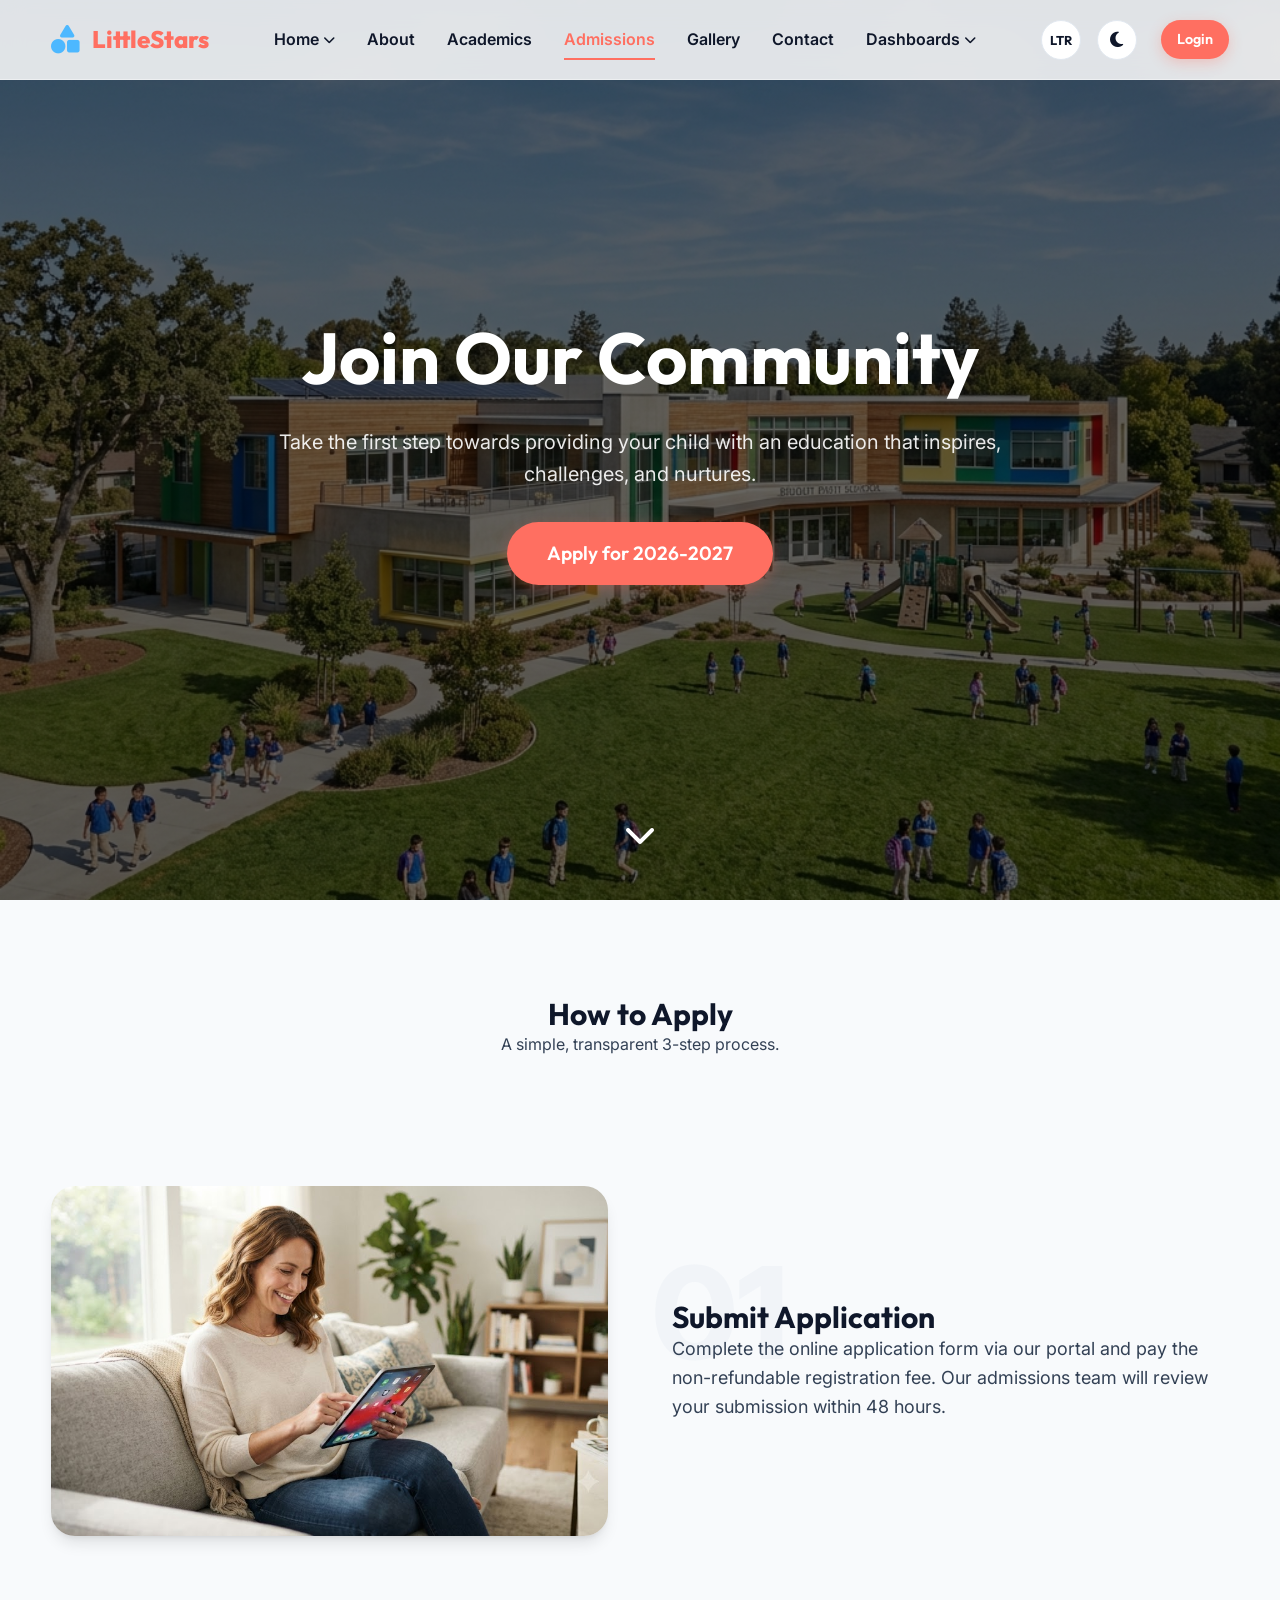
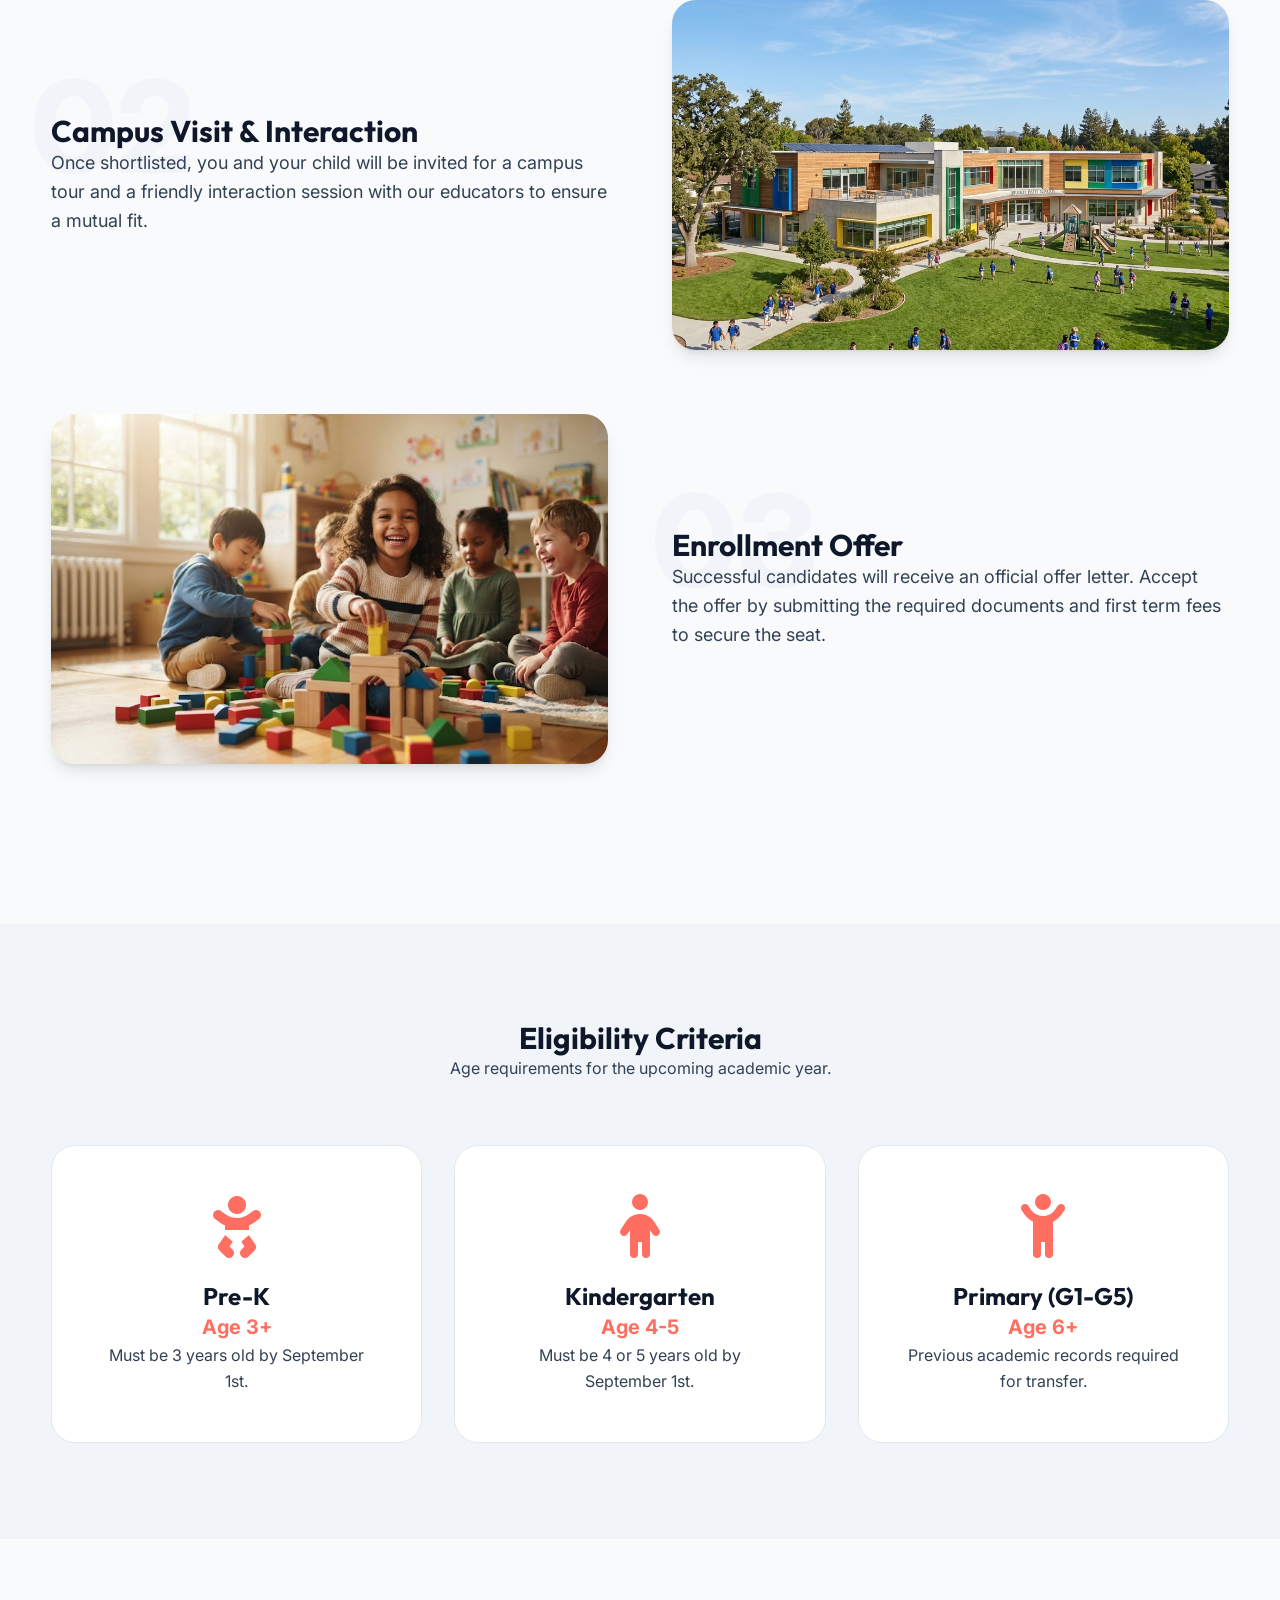
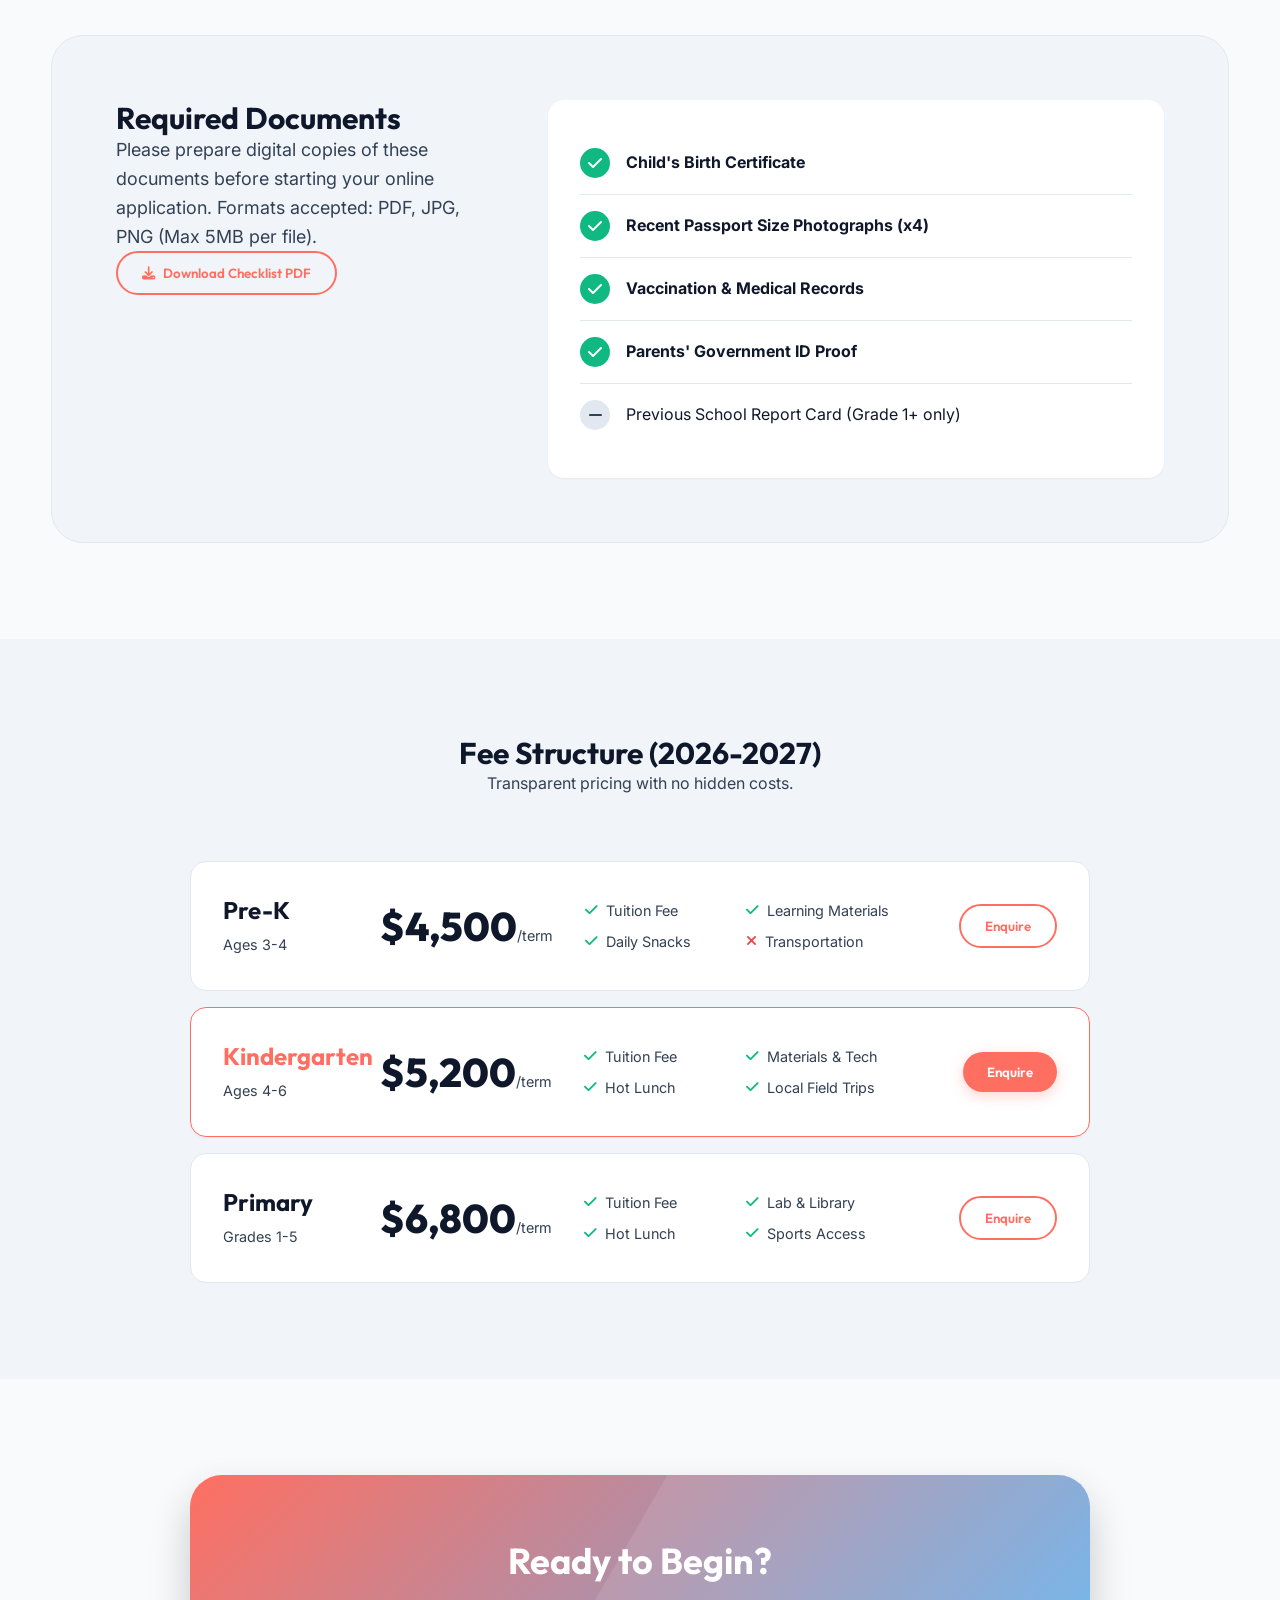
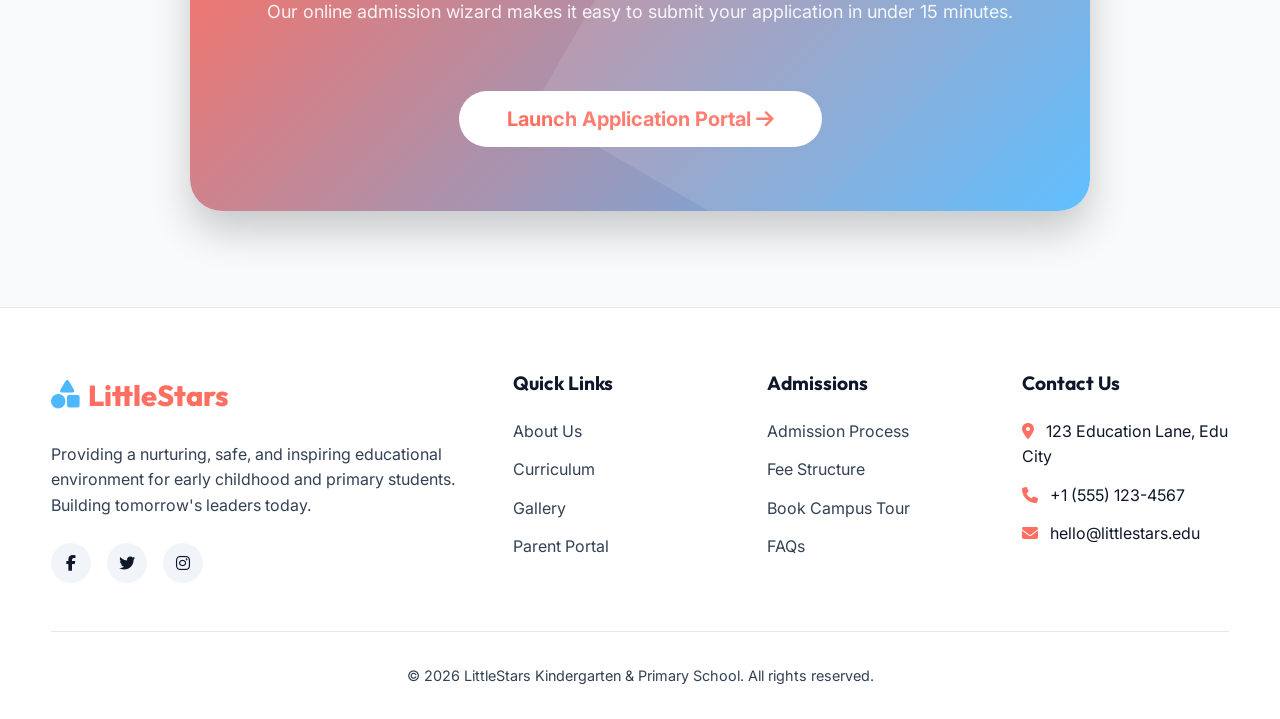
<file: admissions.html>
<!DOCTYPE html>
<html lang="en" dir="ltr">
<head>
    <meta charset="UTF-8">
    <meta name="viewport" content="width=device-width, initial-scale=1.0">
    <title>Admissions - LittleStars School</title>
    <link rel="icon" type="image/png" href="images/favicon.png">
    <link href="https://fonts.googleapis.com/css2?family=Inter:wght@400;500;600&family=Outfit:wght@400;600;700;800&display=swap" rel="stylesheet">
    <link rel="stylesheet" href="https://cdnjs.cloudflare.com/ajax/libs/font-awesome/6.4.0/css/all.min.css">
    <link rel="stylesheet" href="css/style.css">
    <style>
        /* admissions.html Unique Layouts */
        
        /* 1. Full-screen Storytelling Hero */
        .story-hero { min-height: 100vh; background: linear-gradient(rgba(0,0,0,0.6), rgba(0,0,0,0.6)), url('images/campus_exterior.jpeg') center/cover fixed; display: flex; align-items: center; justify-content: center; text-align: center; color: white; padding: 0 2rem; position: relative; }
        .story-hero-content { max-width: 800px; animation: slideUp 1s ease; }
        .story-hero h1 { font-size: 4.5rem; margin-bottom: 1.5rem; color: white; }
        .story-hero p { font-size: 1.25rem; opacity: 0.9; margin-bottom: 2rem; }
        .scroll-indicator { position: absolute; bottom: 40px; left: 50%; transform: translateX(-50%); font-size: 2rem; color: white; animation: bounce 2s infinite; }
        @keyframes slideUp { from { opacity:0; transform: translateY(50px); } to { opacity:1; transform: translateY(0); } }
        @keyframes bounce { 0%, 20%, 50%, 80%, 100% { transform: translateY(0) translateX(-50%); } 40% { transform: translateY(-20px) translateX(-50%); } 60% { transform: translateY(-10px) translateX(-50%); } }

        /* 2. Zig-Zag Process Flow */
        .zigzag-process { display: flex; flex-direction: column; gap: 4rem; padding: 4rem 0; }
        .zz-row { display: flex; align-items: center; gap: 4rem; }
        .zz-row:nth-child(even) { flex-direction: row-reverse; }
        .zz-img { flex: 1; border-radius: 1.5rem; overflow: hidden; box-shadow: var(--shadow-lg); }
        .zz-img img { width: 100%; height: 350px; object-fit: cover; }
        .zz-text { flex: 1; position: relative; }
        .zz-num { position: absolute; font-size: 8rem; font-weight: 800; color: var(--border-color); opacity: 0.3; top: -50px; left: -20px; z-index: -1; line-height: 1; }

        /* 3. Eligibility Comparison Cards */
        .eligibility-grid { display: grid; grid-template-columns: repeat(auto-fit, minmax(300px, 1fr)); gap: 2rem; }
        .el-card { background: var(--bg-surface); padding: 3rem; border-radius: 1.5rem; text-align: center; border: 1px solid var(--border-color); transition: var(--transition-normal); }
        .el-card:hover { border-color: var(--primary); transform: translateY(-10px); box-shadow: var(--shadow-xl); }
        .el-icon { font-size: 4rem; color: var(--primary); margin-bottom: 1.5rem; }
        @media (min-width: 650px) and (max-width: 1024px) {
            .eligibility-grid { grid-template-columns: 1fr 1fr; }
            .el-card:last-child:nth-child(odd) { grid-column: 1 / -1; width: calc(50% - 1rem); justify-self: center; }
        }

        /* 4. Checklist Dashboard Layout */
        .doc-checklist { background: var(--bg-surface-alt); padding: 4rem; border-radius: 2rem; display: flex; gap: 4rem; border: 1px solid var(--border-color); }
        .dc-intro { flex: 1; }
        .dc-list { flex: 1.5; background: var(--bg-surface); padding: 2rem; border-radius: 1rem; box-shadow: var(--shadow-sm); }
        .dc-item { display: flex; align-items: center; gap: 1rem; padding: 1rem 0; border-bottom: 1px solid var(--border-color); }
        .dc-item:last-child { border-bottom: none; }
        .dc-check { width: 30px; height: 30px; border-radius: 50%; background: var(--success); color: white; display: flex; align-items: center; justify-content: center; flex-shrink: 0; }

        /* 5. School Fee Structure (List Layout) */
        .fee-list { display: flex; flex-direction: column; gap: 1rem; max-width: 900px; margin: 0 auto; }
        .fee-row { display: flex; align-items: center; background: var(--bg-surface); border-radius: 1rem; padding: 2rem; border: 1px solid var(--border-color); justify-content: space-between; transition: var(--transition-normal); }
        .fee-row:hover { box-shadow: var(--shadow-lg); border-color: var(--primary); transform: translateY(-3px); }
        .fee-grade { flex: 1; }
        .fee-grade h3 { font-size: 1.5rem; margin-bottom: 0.5rem; }
        .fee-grade p { color: var(--text-muted); font-size: 0.9rem; margin: 0; }
        .fee-amount { flex: 1; text-align: center; }
        .fee-amount .amt { font-size: 2.5rem; font-weight: 800; font-family: var(--font-heading); color: var(--text-main); }
        .fee-amount .term { font-size: 0.9rem; color: var(--text-muted); }
        .fee-inclusions { flex: 2; padding: 0 2rem; }
        .fee-inclusions ul { list-style: none; padding: 0; margin: 0; display: grid; grid-template-columns: 1fr 1fr; gap: 0.5rem; }
        .fee-inclusions li { color: var(--text-muted); font-size: 0.9rem; display: flex; align-items: center; gap: 0.5rem; }
        .fee-inclusions li i { color: var(--success); }
        .fee-action { flex: 0.8; text-align: right; }
        
        @media (max-width: 992px) {
            .fee-row { flex-direction: column; text-align: center; gap: 1.5rem; }
            .fee-inclusions { padding: 0; width: 100%; }
            .fee-inclusions ul { grid-template-columns: 1fr; justify-items: center; }
            .fee-action { width: 100%; text-align: center; }
            .fee-action .btn { width: 100%; }
        }

        /* 6. Floating Application Wizard Card CTA */
        .wizard-cta { padding: 6rem 0; background: var(--bg-main); position: relative; }
        .wizard-card { background: linear-gradient(135deg, var(--primary), var(--secondary)); border-radius: 2rem; padding: 4rem; color: white; text-align: center; box-shadow: 0 20px 40px rgba(0,0,0,0.2); max-width: 900px; margin: 0 auto; position: relative; overflow: hidden; }
        .wizard-card::after { content: ''; position: absolute; top: -50%; right: -50%; width: 100%; height: 200%; background: rgba(255,255,255,0.1); transform: rotate(30deg); pointer-events: none; }
        .wizard-btn { background: white; color: var(--primary); font-weight: bold; font-size: 1.25rem; padding: 1rem 3rem; border-radius: 3rem; transition: var(--transition-normal); border: none; cursor: pointer; display: inline-block; margin-top: 2rem; }
        .wizard-btn:hover { transform: translateY(-5px); box-shadow: 0 10px 20px rgba(0,0,0,0.2); }

        @media (max-width: 1024px) {
            .story-hero h1 { font-size: 3.5rem; }
            .zz-row, .zz-row:nth-child(even) { flex-direction: column; gap: 2rem; }
            .zz-text { text-align: center; }
            .zz-num { left: 50%; transform: translateX(-50%); top: -40px; }
            .doc-checklist { flex-direction: column; padding: 2rem; }
            .price-card.premium { transform: none; }
        }
    </style>
</head>
<body>
    
    <header class="main-header" role="banner">
        <div class="container">
            <a href="index.html" class="logo"><i class="fa-solid fa-shapes"></i> LittleStars</a>
            <nav role="navigation">
                <ul class="nav-menu">
                    <li class="nav-item">
                        <a href="#" class="nav-link" aria-haspopup="true" aria-expanded="false">Home <i class="fa-solid fa-chevron-down fa-xs"></i></a>
                        <ul class="dropdown-menu" aria-label="Submenu">
                            <li><a href="index.html" class="dropdown-item">Home 1 - Welcome</a></li>
                            <li><a href="home2.html" class="dropdown-item">Home 2 - Campus Life</a></li>
                        </ul>
                    </li>
                    <li class="nav-item"><a href="about.html" class="nav-link">About</a></li>
                    <li class="nav-item"><a href="academics.html" class="nav-link">Academics</a></li>
                    <li class="nav-item"><a href="admissions.html" class="nav-link" aria-current="page">Admissions</a></li>
                    <li class="nav-item"><a href="gallery.html" class="nav-link">Gallery</a></li>
                    <li class="nav-item"><a href="contact.html" class="nav-link">Contact</a></li>
                    <li class="nav-item">
                        <a href="#" class="nav-link" aria-haspopup="true" aria-expanded="false">Dashboards <i class="fa-solid fa-chevron-down fa-xs"></i></a>
                        <ul class="dropdown-menu" aria-label="Submenu">
                            <li><a href="dashboard.html" class="dropdown-item">User</a></li>
                            <li><a href="admin.html" class="dropdown-item">Admin</a></li>
                        </ul>
                    </li>
                </ul>
            </nav>
            <div class="header-tools">
                <button class="mobile-menu-toggle tool-btn" aria-label="Toggle Mobile Menu"><i class="fa-solid fa-bars"></i></button>
                <button id="rtlToggle" class="tool-btn lang-toggle">LTR</button>
                <button id="themeToggle" class="tool-btn"><i class="fa-solid fa-moon"></i></button>
            
                <a href="login.html" class="btn btn-primary" style="padding: 0.5rem 1rem; font-size: 0.9rem; margin-left: 0.5rem;">Login</a>
            </div>
        </div>
    </header>

    <main>
        <!-- 1. Full-screen Storytelling Hero -->
        <section class="story-hero">
            <div class="story-hero-content">
                <h1>Join Our Community</h1>
                <p>Take the first step towards providing your child with an education that inspires, challenges, and nurtures.</p>
                <a href="#apply" class="btn btn-primary" style="font-size:1.2rem; padding: 1rem 2.5rem;">Apply for 2026-2027</a>
            </div>
            <a href="#process" class="scroll-indicator"><i class="fa-solid fa-chevron-down"></i></a>
        </section>

        <!-- 2. Admission Process (Zig-Zag) -->
        <section id="process" class="section-padding">
            <div class="container">
                <div class="text-center reveal" style="margin-bottom: 4rem;">
                    <h2 class="text-3xl">How to Apply</h2>
                    <p class="text-muted mt-2">A simple, transparent 3-step process.</p>
                </div>
                
                <div class="zigzag-process">
                    <div class="zz-row reveal-left">
                        <div class="zz-img"><img src="images/parent_portal.jpeg" alt="Online Form"></div>
                        <div class="zz-text">
                            <span class="zz-num">01</span>
                            <h3 class="text-3xl mb-2">Submit Application</h3>
                            <p class="text-muted text-lg">Complete the online application form via our portal and pay the non-refundable registration fee. Our admissions team will review your submission within 48 hours.</p>
                        </div>
                    </div>
                    <div class="zz-row reveal-right">
                        <div class="zz-img"><img src="images/campus_exterior.jpeg" alt="Campus Tour"></div>
                        <div class="zz-text">
                            <span class="zz-num">02</span>
                            <h3 class="text-3xl mb-2">Campus Visit & Interaction</h3>
                            <p class="text-muted text-lg">Once shortlisted, you and your child will be invited for a campus tour and a friendly interaction session with our educators to ensure a mutual fit.</p>
                        </div>
                    </div>
                    <div class="zz-row reveal-left">
                        <div class="zz-img"><img src="images/hero_blocks.jpeg" alt="Enrollment"></div>
                        <div class="zz-text">
                            <span class="zz-num">03</span>
                            <h3 class="text-3xl mb-2">Enrollment Offer</h3>
                            <p class="text-muted text-lg">Successful candidates will receive an official offer letter. Accept the offer by submitting the required documents and first term fees to secure the seat.</p>
                        </div>
                    </div>
                </div>
            </div>
        </section>

        <!-- 3. Eligibility Criteria -->
        <section class="section-padding" style="background: var(--bg-surface-alt);">
            <div class="container">
                <div class="text-center reveal" style="margin-bottom: 4rem;">
                    <h2 class="text-3xl">Eligibility Criteria</h2>
                    <p class="text-muted mt-2">Age requirements for the upcoming academic year.</p>
                </div>
                
                <div class="eligibility-grid reveal">
                    <div class="el-card">
                        <i class="fa-solid fa-baby el-icon"></i>
                        <h3 class="text-2xl mb-2">Pre-K</h3>
                        <p class="text-xl font-bold text-primary mb-2">Age 3+</p>
                        <p class="text-muted">Must be 3 years old by September 1st.</p>
                    </div>
                    <div class="el-card">
                        <i class="fa-solid fa-child el-icon"></i>
                        <h3 class="text-2xl mb-2">Kindergarten</h3>
                        <p class="text-xl font-bold text-primary mb-2">Age 4-5</p>
                        <p class="text-muted">Must be 4 or 5 years old by September 1st.</p>
                    </div>
                    <div class="el-card">
                        <i class="fa-solid fa-child-reaching el-icon"></i>
                        <h3 class="text-2xl mb-2">Primary (G1-G5)</h3>
                        <p class="text-xl font-bold text-primary mb-2">Age 6+</p>
                        <p class="text-muted">Previous academic records required for transfer.</p>
                    </div>
                </div>
            </div>
        </section>

        <!-- 4. Required Documents Checklist -->
        <section class="section-padding">
            <div class="container reveal">
                <div class="doc-checklist">
                    <div class="dc-intro">
                        <h2 class="text-3xl mb-4">Required Documents</h2>
                        <p class="text-muted text-lg mb-4">Please prepare digital copies of these documents before starting your online application. Formats accepted: PDF, JPG, PNG (Max 5MB per file).</p>
                        <button class="btn btn-outline"><i class="fa-solid fa-download"></i> Download Checklist PDF</button>
                    </div>
                    <div class="dc-list">
                        <div class="dc-item">
                            <div class="dc-check"><i class="fa-solid fa-check"></i></div>
                            <span class="font-bold">Child's Birth Certificate</span>
                        </div>
                        <div class="dc-item">
                            <div class="dc-check"><i class="fa-solid fa-check"></i></div>
                            <span class="font-bold">Recent Passport Size Photographs (x4)</span>
                        </div>
                        <div class="dc-item">
                            <div class="dc-check"><i class="fa-solid fa-check"></i></div>
                            <span class="font-bold">Vaccination & Medical Records</span>
                        </div>
                        <div class="dc-item">
                            <div class="dc-check"><i class="fa-solid fa-check"></i></div>
                            <span class="font-bold">Parents' Government ID Proof</span>
                        </div>
                        <div class="dc-item">
                            <div class="dc-check" style="background:var(--border-color); color:var(--text-muted);"><i class="fa-solid fa-minus"></i></div>
                            <span>Previous School Report Card (Grade 1+ only)</span>
                        </div>
                    </div>
                </div>
            </div>
        </section>

        <!-- 5. Premium Fee Structure -->
        <section class="section-padding" style="background: var(--bg-surface-alt);">
            <div class="container">
                <div class="text-center reveal" style="margin-bottom: 4rem;">
                    <h2 class="text-3xl">Fee Structure (2026-2027)</h2>
                    <p class="text-muted mt-2">Transparent pricing with no hidden costs.</p>
                </div>
                
                <div class="fee-list reveal">
                    <div class="fee-row">
                        <div class="fee-grade">
                            <h3>Pre-K</h3>
                            <p>Ages 3-4</p>
                        </div>
                        <div class="fee-amount">
                            <span class="amt">$4,500</span><span class="term">/term</span>
                        </div>
                        <div class="fee-inclusions">
                            <ul>
                                <li><i class="fa-solid fa-check"></i> Tuition Fee</li>
                                <li><i class="fa-solid fa-check"></i> Learning Materials</li>
                                <li><i class="fa-solid fa-check"></i> Daily Snacks</li>
                                <li><i class="fa-solid fa-xmark" style="color:var(--danger);"></i> Transportation</li>
                            </ul>
                        </div>
                        <div class="fee-action">
                            <button class="btn btn-outline">Enquire</button>
                        </div>
                    </div>
                    
                    <div class="fee-row" style="border-color: var(--primary); box-shadow: var(--shadow-sm);">
                        <div class="fee-grade">
                            <h3 style="color: var(--primary);">Kindergarten</h3>
                            <p>Ages 4-6</p>
                        </div>
                        <div class="fee-amount">
                            <span class="amt">$5,200</span><span class="term">/term</span>
                        </div>
                        <div class="fee-inclusions">
                            <ul>
                                <li><i class="fa-solid fa-check"></i> Tuition Fee</li>
                                <li><i class="fa-solid fa-check"></i> Materials & Tech</li>
                                <li><i class="fa-solid fa-check"></i> Hot Lunch</li>
                                <li><i class="fa-solid fa-check"></i> Local Field Trips</li>
                            </ul>
                        </div>
                        <div class="fee-action">
                            <button class="btn btn-primary">Enquire</button>
                        </div>
                    </div>

                    <div class="fee-row">
                        <div class="fee-grade">
                            <h3>Primary</h3>
                            <p>Grades 1-5</p>
                        </div>
                        <div class="fee-amount">
                            <span class="amt">$6,800</span><span class="term">/term</span>
                        </div>
                        <div class="fee-inclusions">
                            <ul>
                                <li><i class="fa-solid fa-check"></i> Tuition Fee</li>
                                <li><i class="fa-solid fa-check"></i> Lab & Library</li>
                                <li><i class="fa-solid fa-check"></i> Hot Lunch</li>
                                <li><i class="fa-solid fa-check"></i> Sports Access</li>
                            </ul>
                        </div>
                        <div class="fee-action">
                            <button class="btn btn-outline">Enquire</button>
                        </div>
                    </div>
                </div>
            </div>
        </section>

        <!-- 6. Floating Application Wizard CTA -->
        <section id="apply" class="wizard-cta">
            <div class="container reveal">
                <div class="wizard-card">
                    <h2 class="text-4xl" style="color:white; margin-bottom: 1rem;">Ready to Begin?</h2>
                    <p class="text-lg" style="color:rgba(255,255,255,0.9); margin-bottom: 2rem;">Our online admission wizard makes it easy to submit your application in under 15 minutes.</p>
                    <button class="wizard-btn">Launch Application Portal <i class="fa-solid fa-arrow-right"></i></button>
                </div>
            </div>
        </section>
    </main>

    <footer class="main-footer" role="contentinfo">
        <div class="container">
            <div class="footer-grid">
                <div class="reveal">
                    <a href="index.html" class="footer-logo">
                        <i class="fa-solid fa-shapes"></i> LittleStars
                    </a>
                    <p class="footer-desc">Providing a nurturing, safe, and inspiring educational environment for early childhood and primary students. Building tomorrow's leaders today.</p>
                    <div class="social-links">
                        <a href="#" aria-label="Facebook"><i class="fa-brands fa-facebook-f"></i></a>
                        <a href="#" aria-label="Twitter"><i class="fa-brands fa-twitter"></i></a>
                        <a href="#" aria-label="Instagram"><i class="fa-brands fa-instagram"></i></a>
                    </div>
                </div>
                <div class="reveal" style="transition-delay: 0.1s;">
                    <h4>Quick Links</h4>
                    <ul class="footer-links">
                        <li><a href="about.html">About Us</a></li>
                        <li><a href="academics.html">Curriculum</a></li>
                        <li><a href="gallery.html">Gallery</a></li>
                        <li><a href="dashboard.html">Parent Portal</a></li>
                    </ul>
                </div>
                <div class="reveal" style="transition-delay: 0.2s;">
                    <h4>Admissions</h4>
                    <ul class="footer-links">
                        <li><a href="admissions.html">Admission Process</a></li>
                        <li><a href="admissions.html#fees">Fee Structure</a></li>
                        <li><a href="home2.html#visit">Book Campus Tour</a></li>
                        <li><a href="contact.html#faq">FAQs</a></li>
                    </ul>
                </div>
                <div class="reveal" style="transition-delay: 0.3s;">
                    <h4>Contact Us</h4>
                    <ul class="footer-links">
                        <li><i class="fa-solid fa-location-dot" style="margin-right: 0.5rem; color:var(--primary);"></i> 123 Education Lane, Edu City</li>
                        <li><i class="fa-solid fa-phone" style="margin-right: 0.5rem; color:var(--primary);"></i> +1 (555) 123-4567</li>
                        <li><i class="fa-solid fa-envelope" style="margin-right: 0.5rem; color:var(--primary);"></i> hello@littlestars.edu</li>
                    </ul>
                </div>
            </div>
            <div class="footer-bottom">
                <p>&copy; 2026 LittleStars Kindergarten & Primary School. All rights reserved.</p>
            </div>
        </div>
    </footer>

    <!-- Back to top button -->
    <button class="back-to-top" id="backToTop" aria-label="Scroll to top"><i class="fa-solid fa-arrow-up"></i></button>

    <script src="js/main.js"></script>
</body>
</html>
</file>
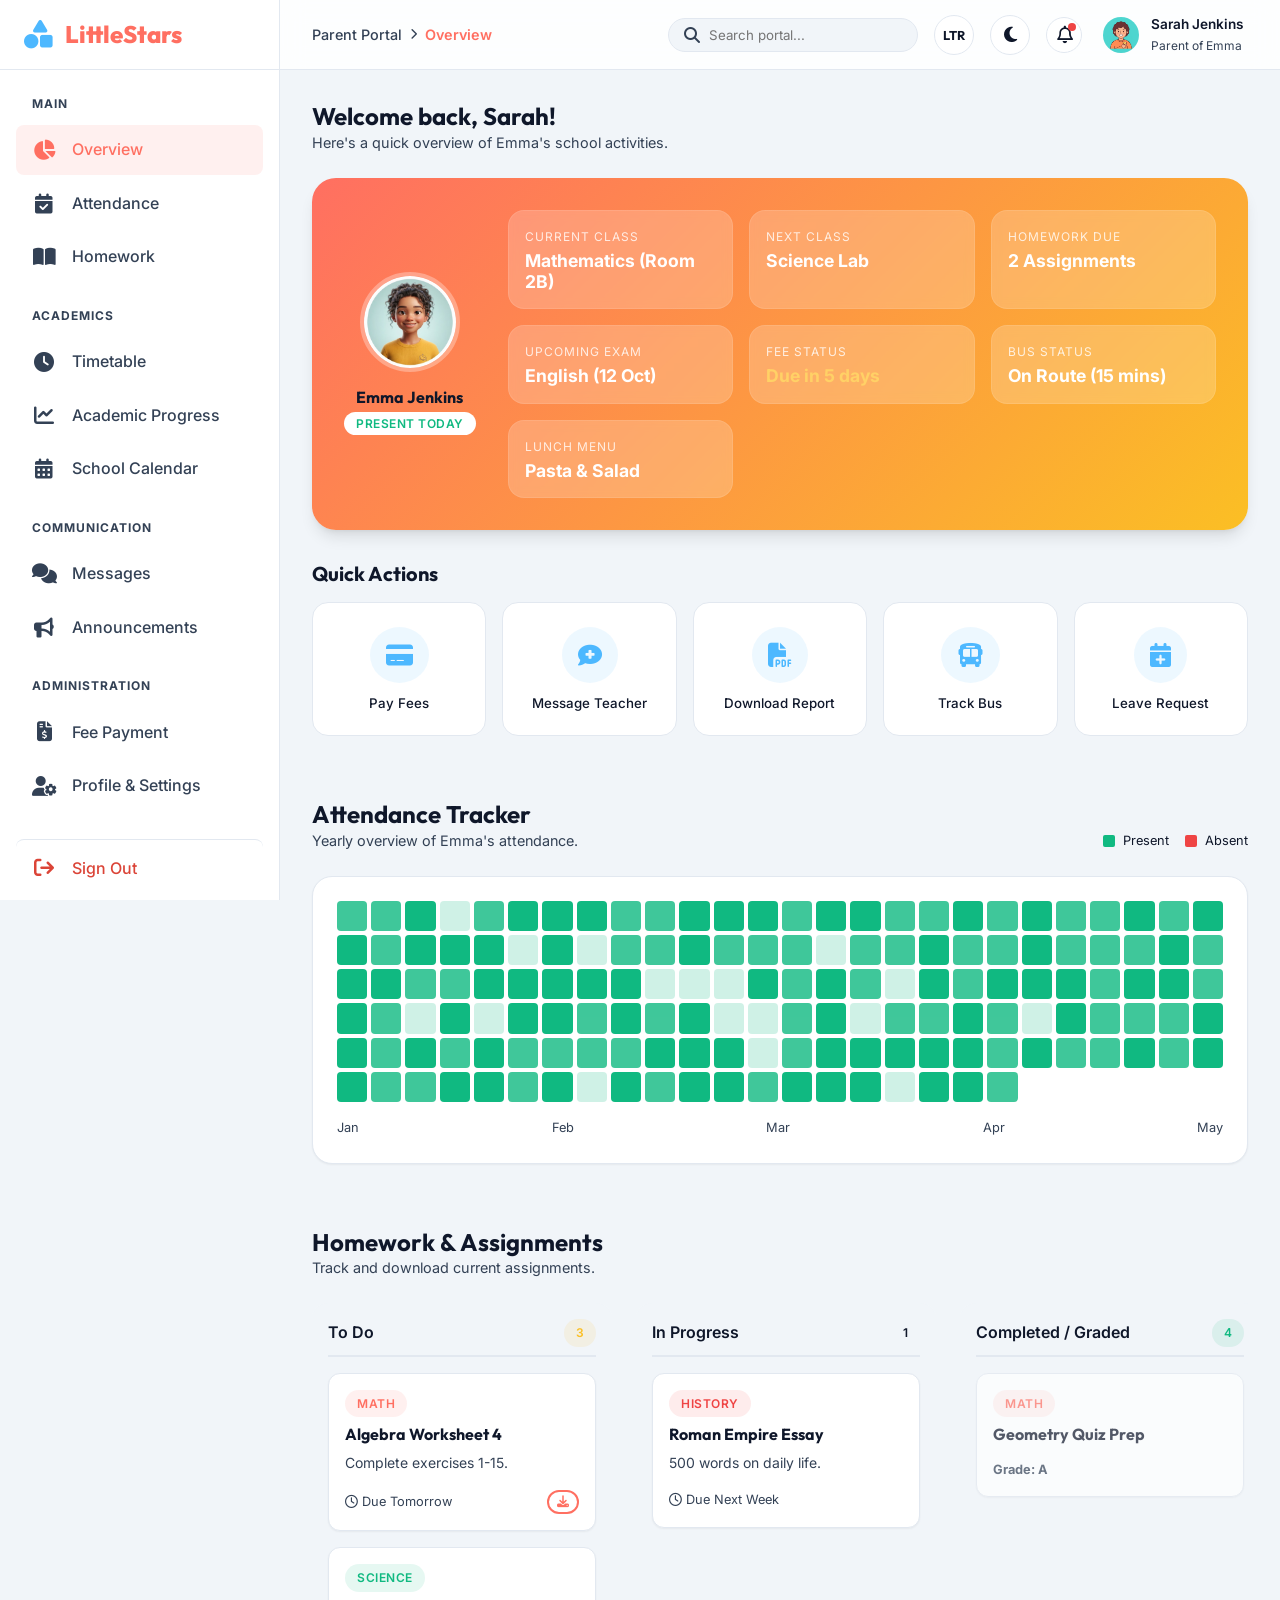
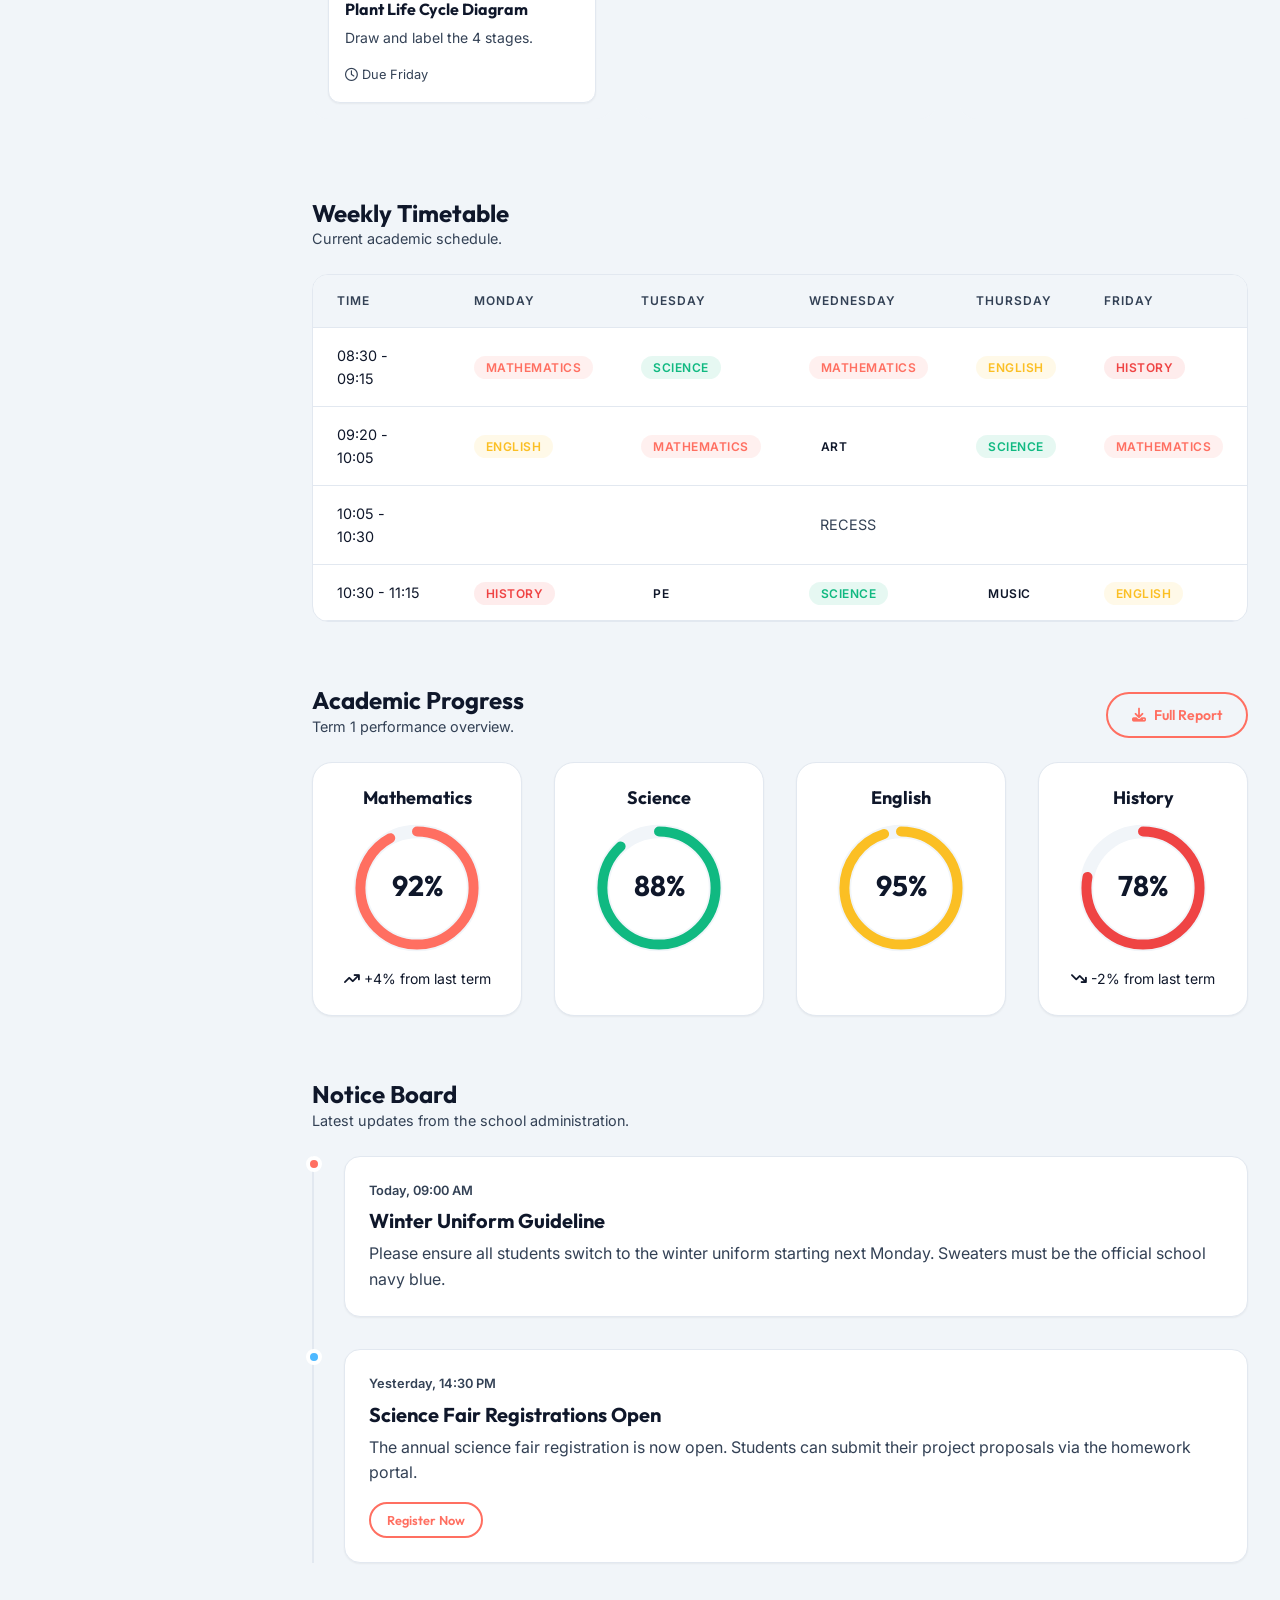
<file: dashboard.html>
<!DOCTYPE html>
<html lang="en" dir="ltr">
<head>
    <meta charset="UTF-8">
    <meta name="viewport" content="width=device-width, initial-scale=1.0">
    <title>Parent Portal - LittleStars</title>
    <link rel="icon" type="image/png" href="images/favicon.png">
    <link rel="preconnect" href="https://fonts.googleapis.com">
    <link rel="preconnect" href="https://fonts.gstatic.com" crossorigin>
    <link href="https://fonts.googleapis.com/css2?family=Inter:wght@400;500;600&family=Outfit:wght@400;600;700;800&display=swap" rel="stylesheet">
    <link rel="stylesheet" href="https://cdnjs.cloudflare.com/ajax/libs/font-awesome/6.4.0/css/all.min.css">
    <link rel="stylesheet" href="css/style.css">
</head>
<body class="dashboard-body">

    <!-- Sidebar -->
    <aside class="sidebar" role="navigation" aria-label="Dashboard Sidebar">
        <div class="sidebar-header">
            <a href="index.html" class="logo text-xl">
                <i class="fa-solid fa-shapes"></i> LittleStars
            </a>
            <button class="sidebar-close" aria-label="Close Sidebar"><i class="fa-solid fa-xmark"></i></button>
        </div>
        <div class="sidebar-menu">
            <div class="menu-group">Main</div>
            <a href="#overview" class="menu-link active"><i class="fa-solid fa-chart-pie"></i> <span>Overview</span></a>
            <a href="#attendance" class="menu-link"><i class="fa-solid fa-calendar-check"></i> <span>Attendance</span></a>
            <a href="#homework" class="menu-link"><i class="fa-solid fa-book-open"></i> <span>Homework</span></a>
            
            <div class="menu-group">Academics</div>
            <a href="#timetable" class="menu-link"><i class="fa-solid fa-clock"></i> <span>Timetable</span></a>
            <a href="#progress" class="menu-link"><i class="fa-solid fa-chart-line"></i> <span>Academic Progress</span></a>
            <a href="#calendar" class="menu-link"><i class="fa-solid fa-calendar-days"></i> <span>School Calendar</span></a>
            
            <div class="menu-group">Communication</div>
            <a href="#messages" class="menu-link"><i class="fa-solid fa-comments"></i> <span>Messages</span></a>
            <a href="#announcements" class="menu-link"><i class="fa-solid fa-bullhorn"></i> <span>Announcements</span></a>
            
            <div class="menu-group">Administration</div>
            <a href="#fees" class="menu-link"><i class="fa-solid fa-file-invoice-dollar"></i> <span>Fee Payment</span></a>
            <a href="#profile" class="menu-link"><i class="fa-solid fa-user-gear"></i> <span>Profile & Settings</span></a>
            
            <div style="margin-top: auto; padding-top: 1.5rem;">
                <a href="login.html" class="menu-link" style="color: #DB4437; border-top: 1px solid var(--border-color); padding-top: 1rem;"><i class="fa-solid fa-arrow-right-from-bracket"></i> <span>Sign Out</span></a>
            </div>
        </div>
    </aside>

    <div class="dashboard-wrapper">
        <!-- Header -->
        <header class="dashboard-header">
            <div class="header-left">
                <button class="sidebar-toggle" id="sidebarToggle"><i class="fa-solid fa-bars"></i></button>
                <div class="breadcrumbs">
                    <span>Parent Portal</span>
                    <i class="fa-solid fa-chevron-right" style="font-size: 0.7rem;"></i>
                    <span id="breadcrumbActive" class="active">Overview</span>
                </div>
            </div>
            
            <div class="header-right">
                <div class="search-bar">
                    <i class="fa-solid fa-search"></i>
                    <input type="text" placeholder="Search portal...">
                </div>
                
                <button id="rtlToggle" class="tool-btn lang-toggle">LTR</button>
                <button id="themeToggle" class="tool-btn">
                    <i class="fa-solid fa-moon"></i>
                </button>
                
                <button class="tool-btn" style="height: 36px; width: 36px; position:relative;">
                    <i class="fa-regular fa-bell"></i>
                    <span style="position:absolute; top:5px; right:5px; width:8px; height:8px; background:var(--danger); border-radius:50%;"></span>
                </button>
                
                <div class="profile-dropdown">
                    <img src="images/parent_avatar.jpeg" alt="Parent Profile" class="profile-img">
                    <div class="profile-info">
                        <span class="profile-name">Sarah Jenkins</span>
                        <span class="profile-role">Parent of Emma</span>
                    </div>
                </div>
            </div>
        </header>

        <!-- Main Content -->
        <main class="dashboard-content">
            
            <!-- SECTION: OVERVIEW -->
            <section id="overview" class="dashboard-section reveal">
                <div class="ds-header">
                    <div>
                        <h2 class="ds-title">Welcome back, Sarah!</h2>
                        <p class="ds-desc">Here's a quick overview of Emma's school activities.</p>
                    </div>
                </div>

                <!-- Today's Snapshot -->
                <div class="snapshot-panel" style="margin-bottom: 2rem;">
                    <div class="snapshot-profile">
                        <img src="images/student_avatar.jpeg" alt="Student Emma">
                        <div style="text-align:center;">
                            <h4 style="font-family:var(--font-heading); margin-bottom:0.2rem;">Emma Jenkins</h4>
                            <span class="badge badge-success" style="background:white; color:var(--success);">Present Today</span>
                        </div>
                    </div>
                    <div class="snapshot-details">
                        <div class="snap-item">
                            <span>Current Class</span>
                            <h5>Mathematics (Room 2B)</h5>
                        </div>
                        <div class="snap-item">
                            <span>Next Class</span>
                            <h5>Science Lab</h5>
                        </div>
                        <div class="snap-item">
                            <span>Homework Due</span>
                            <h5>2 Assignments</h5>
                        </div>
                        <div class="snap-item">
                            <span>Upcoming Exam</span>
                            <h5>English (12 Oct)</h5>
                        </div>
                        <div class="snap-item">
                            <span>Fee Status</span>
                            <h5 style="color: #FFD166;">Due in 5 days</h5>
                        </div>
                        <div class="snap-item">
                            <span>Bus Status</span>
                            <h5>On Route (15 mins)</h5>
                        </div>
                        <div class="snap-item">
                            <span>Lunch Menu</span>
                            <h5>Pasta & Salad</h5>
                        </div>
                    </div>
                </div>

                <!-- Quick Actions Panel -->
                <h3 class="text-xl font-heading" style="margin-bottom: 1rem;">Quick Actions</h3>
                <div class="quick-actions" style="margin-bottom: 3rem;">
                    <button class="qa-btn"><i class="fa-solid fa-credit-card"></i> Pay Fees</button>
                    <button class="qa-btn"><i class="fa-solid fa-comment-medical"></i> Message Teacher</button>
                    <button class="qa-btn"><i class="fa-solid fa-file-pdf"></i> Download Report</button>
                    <button class="qa-btn"><i class="fa-solid fa-bus"></i> Track Bus</button>
                    <button class="qa-btn"><i class="fa-solid fa-calendar-plus"></i> Leave Request</button>
                </div>
            </section>

            <!-- SECTION: ATTENDANCE (Heatmap) -->
            <section id="attendance" class="dashboard-section reveal">
                <div class="ds-header">
                    <div>
                        <h2 class="ds-title">Attendance Tracker</h2>
                        <p class="ds-desc">Yearly overview of Emma's attendance.</p>
                    </div>
                    <div class="flex" style="gap:1rem;">
                        <span style="font-size:0.8rem; display:flex; align-items:center; gap:0.5rem;"><span style="width:12px; height:12px; background:var(--success); border-radius:2px; display:inline-block;"></span> Present</span>
                        <span style="font-size:0.8rem; display:flex; align-items:center; gap:0.5rem;"><span style="width:12px; height:12px; background:var(--danger); border-radius:2px; display:inline-block;"></span> Absent</span>
                    </div>
                </div>
                
                <div class="card" style="overflow-x: auto;">
                    <!-- Generating a fake heatmap for visual representation -->
                    <div class="heatmap-grid" style="min-width: 600px;">
                        <!-- Using inline styles dynamically to simulate random heatmap data for demonstration -->
                        <script>
                            for(let i=0; i<150; i++) {
                                let cls = 'hm-level-' + (Math.random() > 0.1 ? (Math.random() > 0.5 ? 4 : 3) : 1);
                                document.write(`<div class="hm-cell ${cls}" title="Day ${i}"></div>`);
                            }
                        </script>
                    </div>
                    <div class="flex justify-between" style="margin-top: 1rem; color: var(--text-muted); font-size: 0.8rem;">
                        <span>Jan</span><span>Feb</span><span>Mar</span><span>Apr</span><span>May</span>
                    </div>
                </div>
            </section>

            <!-- SECTION: HOMEWORK (Kanban) -->
            <section id="homework" class="dashboard-section reveal">
                <div class="ds-header">
                    <div>
                        <h2 class="ds-title">Homework & Assignments</h2>
                        <p class="ds-desc">Track and download current assignments.</p>
                    </div>
                </div>
                
                <div class="kanban-board">
                    <div class="kanban-col">
                        <div class="kanban-header">
                            <span>To Do</span>
                            <span class="badge badge-warning">3</span>
                        </div>
                        <div class="kanban-card">
                            <span class="badge badge-primary" style="margin-bottom:0.5rem; display:inline-block;">Math</span>
                            <h4>Algebra Worksheet 4</h4>
                            <p class="text-sm text-muted">Complete exercises 1-15.</p>
                            <div class="kanban-meta">
                                <span><i class="fa-regular fa-clock"></i> Due Tomorrow</span>
                                <button class="btn btn-outline" style="padding:0.25rem 0.5rem; font-size:0.75rem;"><i class="fa-solid fa-download"></i></button>
                            </div>
                        </div>
                        <div class="kanban-card">
                            <span class="badge badge-success" style="margin-bottom:0.5rem; display:inline-block;">Science</span>
                            <h4>Plant Life Cycle Diagram</h4>
                            <p class="text-sm text-muted">Draw and label the 4 stages.</p>
                            <div class="kanban-meta">
                                <span><i class="fa-regular fa-clock"></i> Due Friday</span>
                            </div>
                        </div>
                    </div>
                    
                    <div class="kanban-col">
                        <div class="kanban-header">
                            <span>In Progress</span>
                            <span class="badge badge-info">1</span>
                        </div>
                        <div class="kanban-card">
                            <span class="badge badge-danger" style="margin-bottom:0.5rem; display:inline-block;">History</span>
                            <h4>Roman Empire Essay</h4>
                            <p class="text-sm text-muted">500 words on daily life.</p>
                            <div class="kanban-meta">
                                <span><i class="fa-regular fa-clock"></i> Due Next Week</span>
                            </div>
                        </div>
                    </div>

                    <div class="kanban-col">
                        <div class="kanban-header">
                            <span>Completed / Graded</span>
                            <span class="badge badge-success">4</span>
                        </div>
                        <div class="kanban-card" style="opacity: 0.7;">
                            <span class="badge badge-primary" style="margin-bottom:0.5rem; display:inline-block;">Math</span>
                            <h4>Geometry Quiz Prep</h4>
                            <div class="kanban-meta">
                                <span class="text-success font-bold">Grade: A</span>
                            </div>
                        </div>
                    </div>
                </div>
            </section>
            
            <!-- SECTION: TIMETABLE -->
            <section id="timetable" class="dashboard-section reveal">
                <div class="ds-header">
                    <div>
                        <h2 class="ds-title">Weekly Timetable</h2>
                        <p class="ds-desc">Current academic schedule.</p>
                    </div>
                </div>
                
                <div class="data-table-wrapper">
                    <table class="data-table">
                        <thead>
                            <tr>
                                <th>Time</th>
                                <th>Monday</th>
                                <th>Tuesday</th>
                                <th>Wednesday</th>
                                <th>Thursday</th>
                                <th>Friday</th>
                            </tr>
                        </thead>
                        <tbody>
                            <tr>
                                <td>08:30 - 09:15</td>
                                <td><span class="badge badge-primary">Mathematics</span></td>
                                <td><span class="badge badge-success">Science</span></td>
                                <td><span class="badge badge-primary">Mathematics</span></td>
                                <td><span class="badge badge-warning">English</span></td>
                                <td><span class="badge badge-danger">History</span></td>
                            </tr>
                            <tr>
                                <td>09:20 - 10:05</td>
                                <td><span class="badge badge-warning">English</span></td>
                                <td><span class="badge badge-primary">Mathematics</span></td>
                                <td><span class="badge badge-info">Art</span></td>
                                <td><span class="badge badge-success">Science</span></td>
                                <td><span class="badge badge-primary">Mathematics</span></td>
                            </tr>
                            <tr>
                                <td>10:05 - 10:30</td>
                                <td colspan="5" class="text-center text-muted bg-surface-alt">RECESS</td>
                            </tr>
                            <tr>
                                <td>10:30 - 11:15</td>
                                <td><span class="badge badge-danger">History</span></td>
                                <td><span class="badge badge-info">PE</span></td>
                                <td><span class="badge badge-success">Science</span></td>
                                <td><span class="badge badge-info">Music</span></td>
                                <td><span class="badge badge-warning">English</span></td>
                            </tr>
                        </tbody>
                    </table>
                </div>
            </section>

            <!-- SECTION: ACADEMIC PROGRESS (Progress Rings) -->
            <section id="progress" class="dashboard-section reveal">
                <div class="ds-header">
                    <div>
                        <h2 class="ds-title">Academic Progress</h2>
                        <p class="ds-desc">Term 1 performance overview.</p>
                    </div>
                    <button class="btn btn-outline text-sm"><i class="fa-solid fa-download"></i> Full Report</button>
                </div>
                
                <div class="grid" style="grid-template-columns: repeat(auto-fit, minmax(200px, 1fr));">
                    <div class="card text-center progress-ring-container">
                        <h4 class="text-lg">Mathematics</h4>
                        <svg viewBox="0 0 36 36" class="circular-chart">
                            <path class="circle-bg" d="M18 2.0845 a 15.9155 15.9155 0 0 1 0 31.831 a 15.9155 15.9155 0 0 1 0 -31.831" />
                            <path class="circle" stroke="var(--primary)" stroke-dasharray="92, 100" d="M18 2.0845 a 15.9155 15.9155 0 0 1 0 31.831 a 15.9155 15.9155 0 0 1 0 -31.831" />
                            <text x="18" y="20.35" class="percentage">92%</text>
                        </svg>
                        <p class="text-sm text-success"><i class="fa-solid fa-arrow-trend-up"></i> +4% from last term</p>
                    </div>
                    <div class="card text-center progress-ring-container">
                        <h4 class="text-lg">Science</h4>
                        <svg viewBox="0 0 36 36" class="circular-chart">
                            <path class="circle-bg" d="M18 2.0845 a 15.9155 15.9155 0 0 1 0 31.831 a 15.9155 15.9155 0 0 1 0 -31.831" />
                            <path class="circle" stroke="var(--success)" stroke-dasharray="88, 100" d="M18 2.0845 a 15.9155 15.9155 0 0 1 0 31.831 a 15.9155 15.9155 0 0 1 0 -31.831" />
                            <text x="18" y="20.35" class="percentage">88%</text>
                        </svg>
                    </div>
                    <div class="card text-center progress-ring-container">
                        <h4 class="text-lg">English</h4>
                        <svg viewBox="0 0 36 36" class="circular-chart">
                            <path class="circle-bg" d="M18 2.0845 a 15.9155 15.9155 0 0 1 0 31.831 a 15.9155 15.9155 0 0 1 0 -31.831" />
                            <path class="circle" stroke="var(--warning)" stroke-dasharray="95, 100" d="M18 2.0845 a 15.9155 15.9155 0 0 1 0 31.831 a 15.9155 15.9155 0 0 1 0 -31.831" />
                            <text x="18" y="20.35" class="percentage">95%</text>
                        </svg>
                    </div>
                    <div class="card text-center progress-ring-container">
                        <h4 class="text-lg">History</h4>
                        <svg viewBox="0 0 36 36" class="circular-chart">
                            <path class="circle-bg" d="M18 2.0845 a 15.9155 15.9155 0 0 1 0 31.831 a 15.9155 15.9155 0 0 1 0 -31.831" />
                            <path class="circle" stroke="var(--danger)" stroke-dasharray="78, 100" d="M18 2.0845 a 15.9155 15.9155 0 0 1 0 31.831 a 15.9155 15.9155 0 0 1 0 -31.831" />
                            <text x="18" y="20.35" class="percentage">78%</text>
                        </svg>
                        <p class="text-sm text-danger"><i class="fa-solid fa-arrow-trend-down"></i> -2% from last term</p>
                    </div>
                </div>
            </section>

            <!-- SECTION: ANNOUNCEMENTS (Timeline) -->
            <section id="announcements" class="dashboard-section reveal">
                <div class="ds-header">
                    <div>
                        <h2 class="ds-title">Notice Board</h2>
                        <p class="ds-desc">Latest updates from the school administration.</p>
                    </div>
                </div>
                
                <div class="timeline">
                    <div class="tl-item">
                        <div class="tl-dot"></div>
                        <div class="tl-content">
                            <span class="tl-time">Today, 09:00 AM</span>
                            <h4 class="text-xl" style="margin-bottom:0.5rem;">Winter Uniform Guideline</h4>
                            <p class="text-muted">Please ensure all students switch to the winter uniform starting next Monday. Sweaters must be the official school navy blue.</p>
                        </div>
                    </div>
                    <div class="tl-item">
                        <div class="tl-dot" style="background: var(--secondary);"></div>
                        <div class="tl-content">
                            <span class="tl-time">Yesterday, 14:30 PM</span>
                            <h4 class="text-xl" style="margin-bottom:0.5rem;">Science Fair Registrations Open</h4>
                            <p class="text-muted">The annual science fair registration is now open. Students can submit their project proposals via the homework portal.</p>
                            <button class="btn btn-outline" style="margin-top:1rem; padding: 0.5rem 1rem; font-size:0.8rem;">Register Now</button>
                        </div>
                    </div>
                </div>
            </section>

        </main>
    </div>

    <!-- Back to top button -->
    <button class="back-to-top" id="backToTop" aria-label="Scroll to top"><i class="fa-solid fa-arrow-up"></i></button>

    <script src="js/main.js"></script>
</body>
</html>
</file>
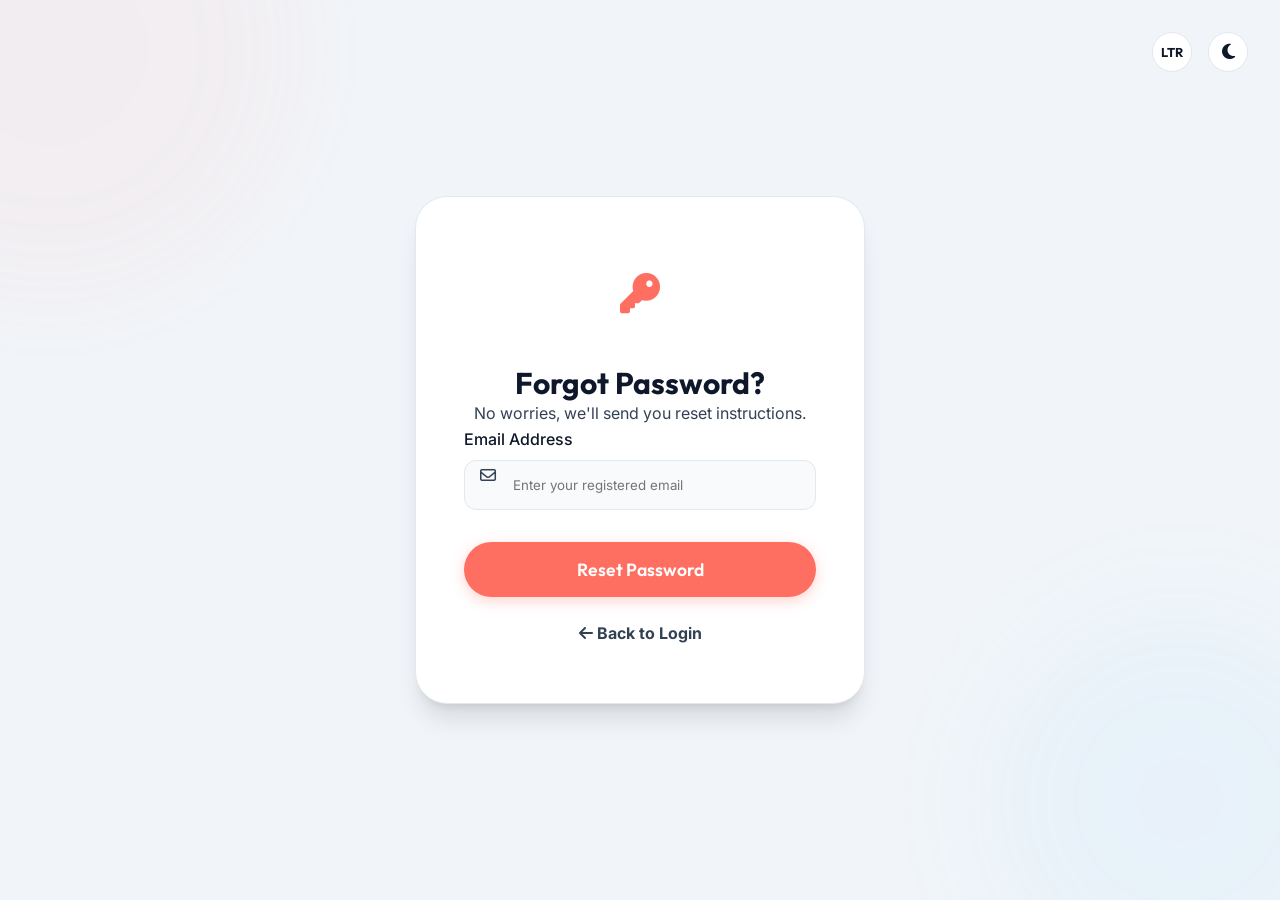
<file: forgot-password.html>
<!DOCTYPE html>
<html lang="en" dir="ltr">
<head>
    <meta charset="UTF-8">
    <meta name="viewport" content="width=device-width, initial-scale=1.0">
    <title>Forgot Password - LittleStars School</title>
    <link rel="icon" type="image/png" href="images/favicon.png">
    <link href="https://fonts.googleapis.com/css2?family=Inter:wght@400;500;600&family=Outfit:wght@400;600;700;800&display=swap" rel="stylesheet">
    <link rel="stylesheet" href="https://cdnjs.cloudflare.com/ajax/libs/font-awesome/6.4.0/css/all.min.css">
    <link rel="stylesheet" href="css/style.css">
    <style>
        .auth-container { display: flex; align-items: center; justify-content: center; min-height: 100vh; background: var(--bg-surface-alt); padding: 2rem; position: relative; overflow: hidden; }
        .auth-container::before { content: ''; position: absolute; width: 500px; height: 500px; background: var(--primary); border-radius: 50%; opacity: 0.05; top: -200px; left: -200px; filter: blur(60px); pointer-events: none; }
        .auth-container::after { content: ''; position: absolute; width: 400px; height: 400px; background: var(--secondary); border-radius: 50%; opacity: 0.05; bottom: -100px; right: -100px; filter: blur(60px); pointer-events: none; }
        
        .auth-card { max-width: 450px; width: 100%; background: var(--bg-surface); padding: 3.5rem 3rem; border-radius: 2rem; box-shadow: var(--shadow-xl); border: 1px solid var(--border-color); position: relative; z-index: 1; text-align: center; }
        .auth-icon { width: 80px; height: 80px; background: rgba(var(--primary-dark), 0.1); color: var(--primary); border-radius: 50%; display: flex; align-items: center; justify-content: center; font-size: 2.5rem; margin: 0 auto 2rem; }
        
        .form-group { margin-bottom: 2rem; position: relative; text-align: left; }
        .form-group label { display: block; margin-bottom: 0.5rem; font-weight: 500; color: var(--text-main); }
        .form-group input { width: 100%; padding: 1rem 1rem 1rem 3rem; border: 1px solid var(--border-color); border-radius: 0.75rem; background: var(--bg-main); color: var(--text-main); transition: var(--transition-fast); }
        .form-group input:focus { border-color: var(--primary); outline: none; box-shadow: 0 0 0 4px rgba(var(--primary-dark), 0.1); }
        .form-group i { position: absolute; left: 1rem; top: 2.5rem; color: var(--text-muted); }
        [dir="rtl"] .form-group input { padding: 1rem 3rem 1rem 1rem; }
        [dir="rtl"] .form-group i { left: auto; right: 1rem; }
        [dir="rtl"] .form-group { text-align: right; }

        .auth-tools { position: absolute; top: 2rem; right: 2rem; display: flex; gap: 1rem; z-index: 10; }
        [dir="rtl"] .auth-tools { right: auto; left: 2rem; }
    </style>
</head>
<body>

    <div class="auth-container">
        <!-- Floating Tools (Theme & RTL) -->
        <div class="auth-tools">
            <button id="rtlToggle" class="tool-btn lang-toggle" aria-label="Toggle Layout Direction">LTR</button>
            <button id="themeToggle" class="tool-btn" aria-label="Toggle Dark Mode"><i class="fa-solid fa-moon"></i></button>
        </div>

        <div class="auth-card reveal">
            <div class="auth-icon"><i class="fa-solid fa-key"></i></div>
            <h2 class="text-3xl mb-2">Forgot Password?</h2>
            <p class="text-muted mb-4">No worries, we'll send you reset instructions.</p>

            <form action="login.html" method="GET">
                <div class="form-group">
                    <label>Email Address</label>
                    <i class="fa-regular fa-envelope"></i>
                    <input type="email" placeholder="Enter your registered email" required>
                </div>
                
                <button type="submit" class="btn btn-primary" style="width: 100%; padding: 1rem; font-size: 1.1rem; margin-bottom: 1.5rem;">Reset Password</button>
            </form>
            
            <a href="login.html" class="text-muted font-bold"><i class="fa-solid fa-arrow-left"></i> Back to Login</a>
        </div>
    </div>

    <script src="js/main.js"></script>
</body>
</html>
</file>
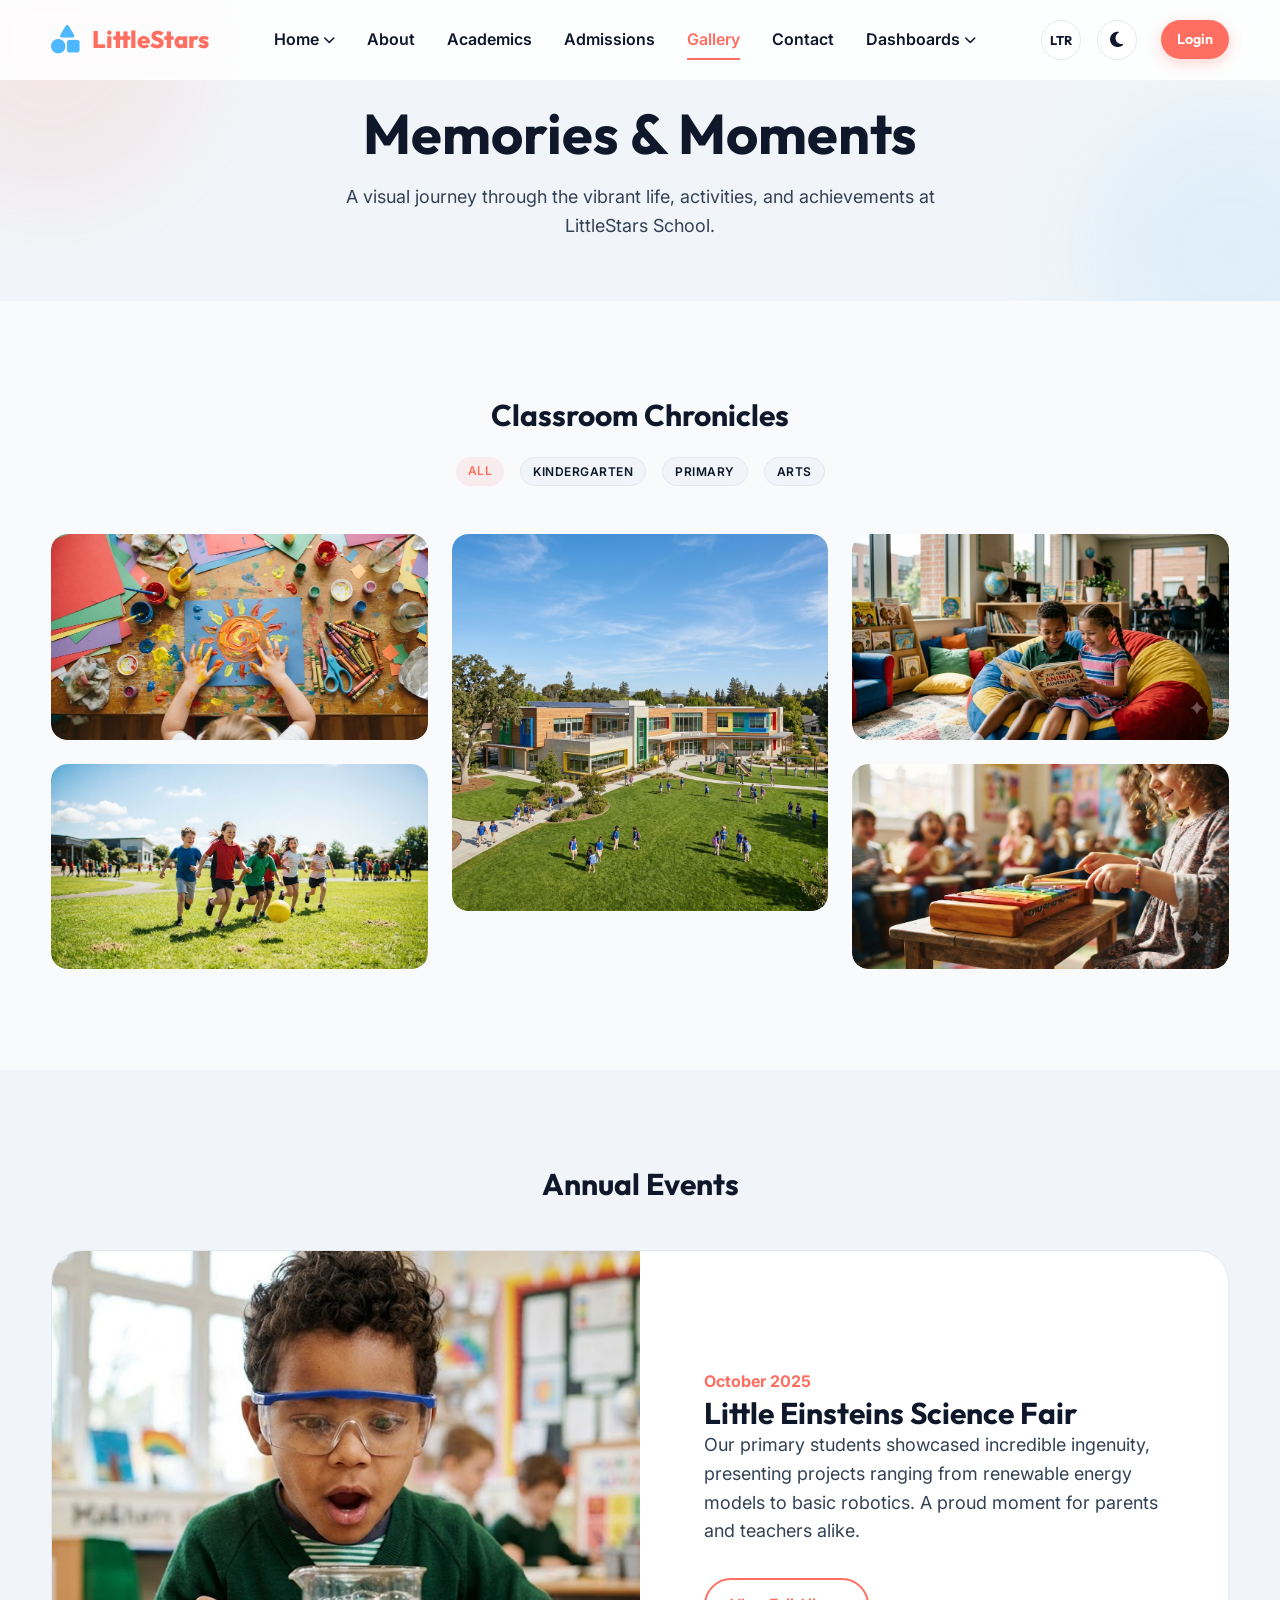
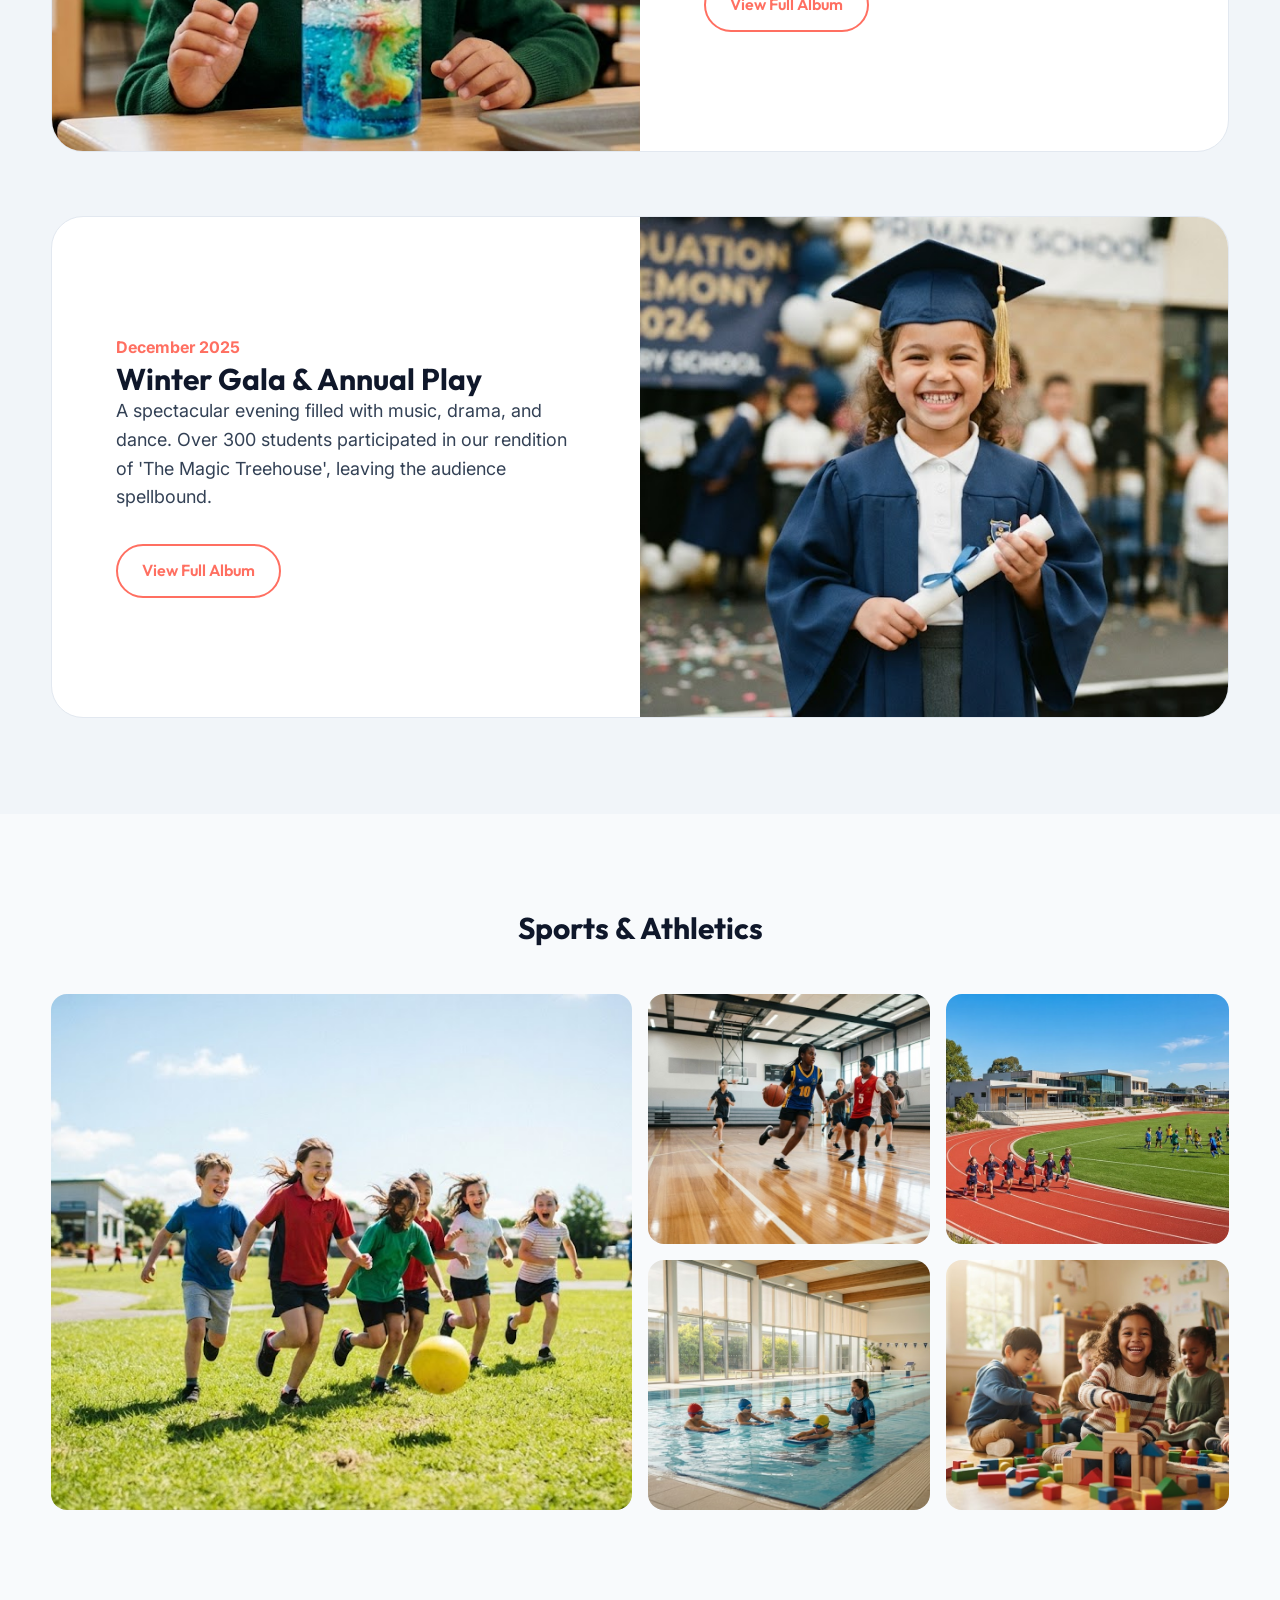
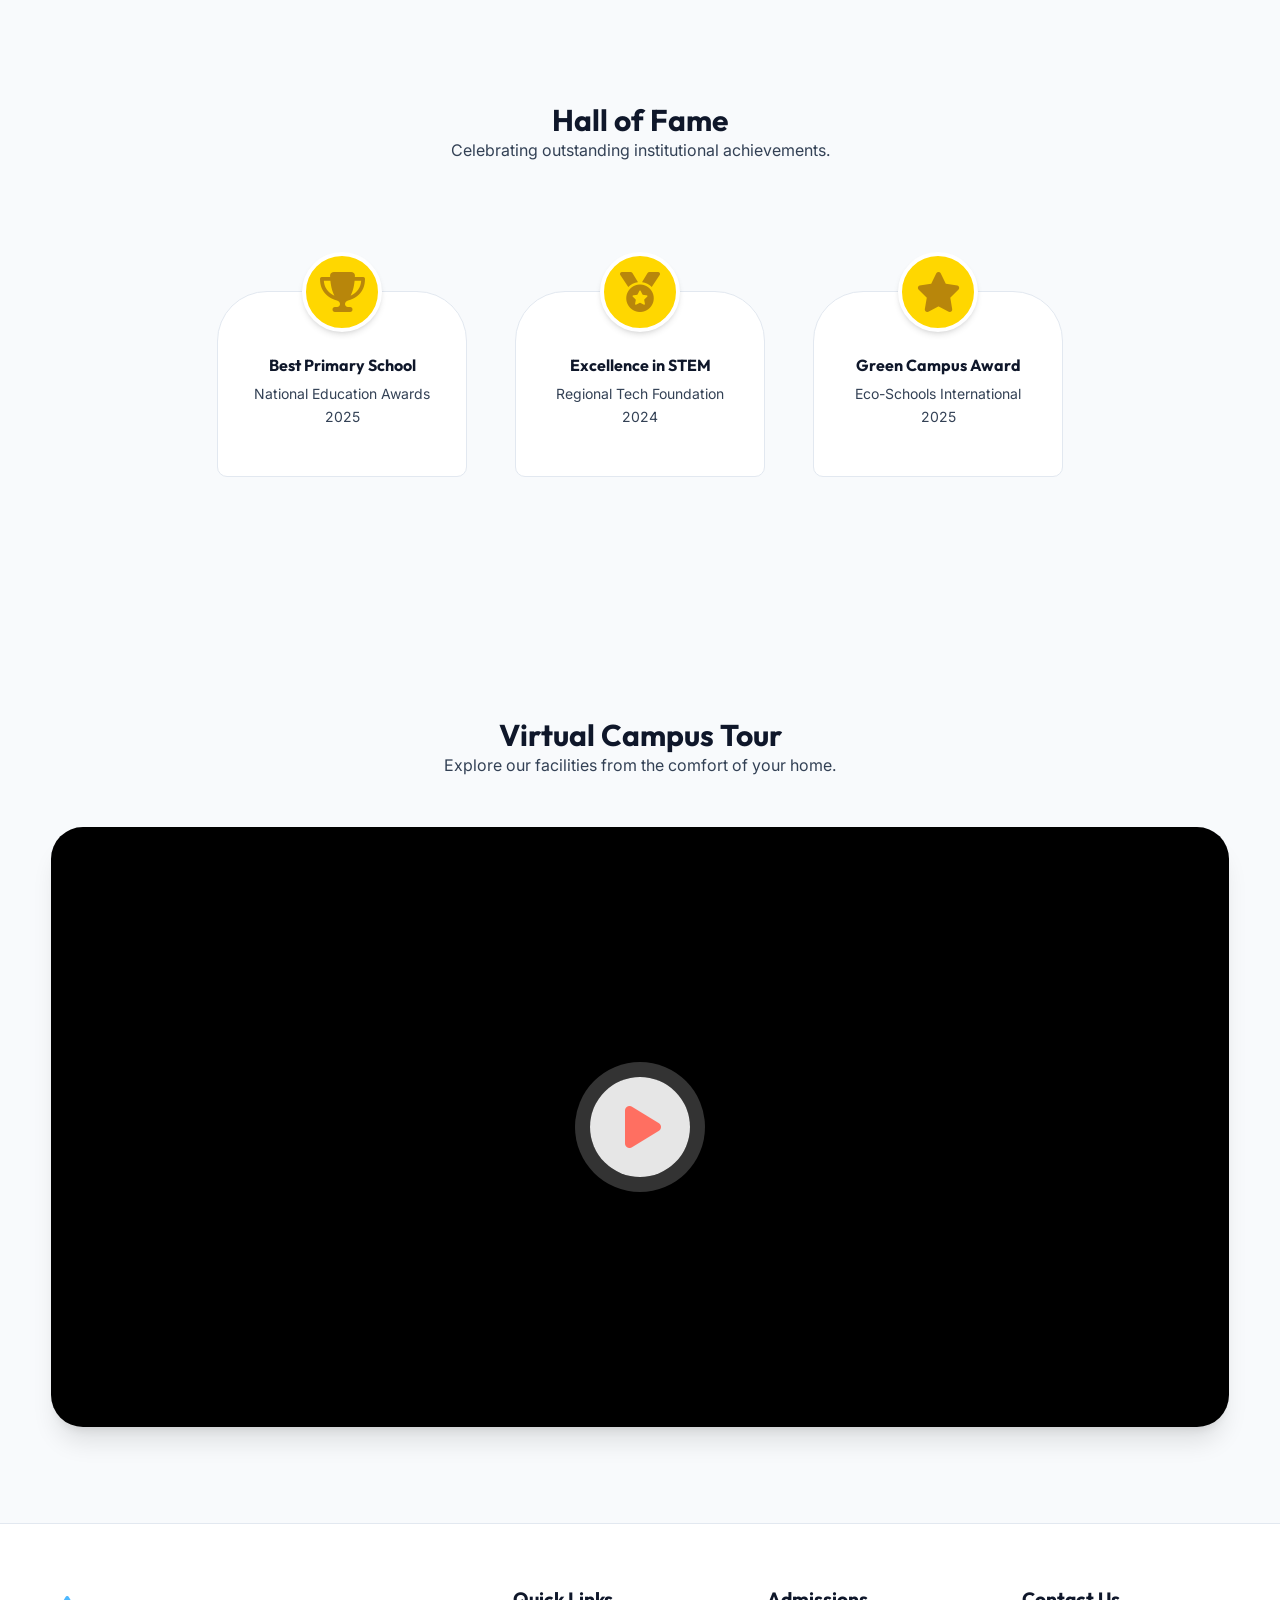
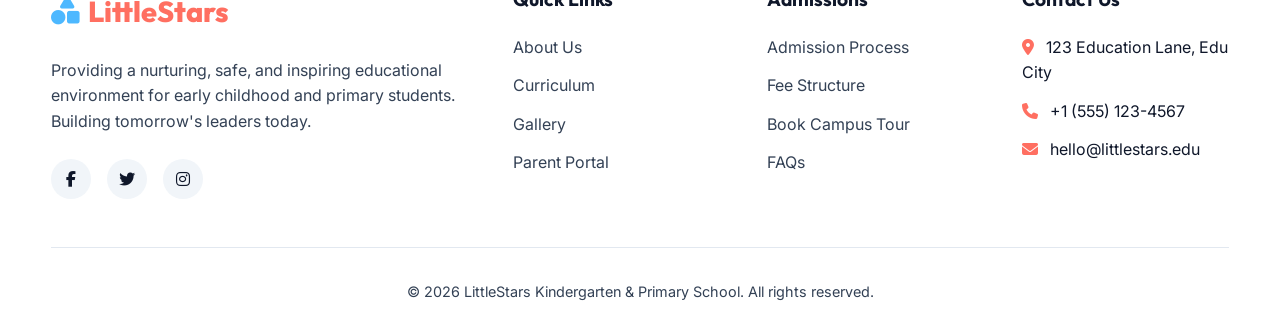
<file: gallery.html>
<!DOCTYPE html>
<html lang="en" dir="ltr">
<head>
    <meta charset="UTF-8">
    <meta name="viewport" content="width=device-width, initial-scale=1.0">
    <title>Gallery - LittleStars School</title>
    <link rel="icon" type="image/png" href="images/favicon.png">
    <link href="https://fonts.googleapis.com/css2?family=Inter:wght@400;500;600&family=Outfit:wght@400;600;700;800&display=swap" rel="stylesheet">
    <link rel="stylesheet" href="https://cdnjs.cloudflare.com/ajax/libs/font-awesome/6.4.0/css/all.min.css">
    <link rel="stylesheet" href="css/style.css">
    <style>
        /* gallery.html Unique Layouts */
        
        /* 1. Illustration/Clean Hero */
        .gallery-hero { padding: 100px 0 60px; background: var(--bg-surface-alt); text-align: center; position: relative; overflow: hidden; }
        .gallery-hero::before { content: ''; position: absolute; width: 300px; height: 300px; background: var(--primary); border-radius: 50%; opacity: 0.1; top: -100px; left: -100px; filter: blur(50px); }
        .gallery-hero::after { content: ''; position: absolute; width: 300px; height: 300px; background: var(--secondary); border-radius: 50%; opacity: 0.1; bottom: -100px; right: -100px; filter: blur(50px); }
        .gh-content { position: relative; z-index: 1; }

        /* 2. Pinterest Masonry Gallery */
        .masonry-gallery { columns: 3 300px; column-gap: 1.5rem; }
        .mg-item { break-inside: avoid; margin-bottom: 1.5rem; position: relative; border-radius: 1rem; overflow: hidden; }
        .mg-item img { width: 100%; display: block; border-radius: 1rem; transition: var(--transition-slow); }
        .mg-overlay { position: absolute; inset: 0; background: rgba(0,0,0,0.6); display: flex; align-items: center; justify-content: center; opacity: 0; transition: var(--transition-normal); color: white; padding: 1rem; text-align: center; }
        .mg-overlay h4 { color: white; }
        .mg-item:hover img { transform: scale(1.05); }
        .mg-item:hover .mg-overlay { opacity: 1; }

        /* 3. Event Storytelling Gallery */
        .event-story { display: grid; grid-template-columns: 1fr 1fr; gap: 0; background: var(--bg-surface); border-radius: 2rem; overflow: hidden; border: 1px solid var(--border-color); }
        .es-img { height: 500px; position: relative; }
        .es-img img { width: 100%; height: 100%; object-fit: cover; }
        .es-content { padding: 4rem; display: flex; flex-direction: column; justify-content: center; }
        .event-story:nth-child(even) .es-img { order: 2; }
        .event-story:nth-child(even) .es-content { order: 1; }

        /* 4. Sports Highlight Layout */
        .sports-grid { display: grid; grid-template-columns: repeat(4, 1fr); grid-template-rows: repeat(2, 250px); gap: 1rem; }
        .sg-item { border-radius: 1rem; overflow: hidden; position: relative; }
        .sg-item img { width: 100%; height: 100%; object-fit: cover; transition: var(--transition-normal); }
        .sg-overlay { position: absolute; bottom: -100%; left: 0; width: 100%; padding: 1rem; background: linear-gradient(transparent, var(--primary)); color: white; transition: var(--transition-normal); }
        .sg-item:hover img { transform: scale(1.1); filter: brightness(0.8); }
        .sg-item:hover .sg-overlay { bottom: 0; }
        .sg-large { grid-column: span 2; grid-row: span 2; }

        /* 5. Award Showcase Wall */
        .award-wall { display: flex; flex-wrap: wrap; justify-content: center; margin-top: 3rem; }
        .award-card { background: var(--bg-surface); border: 1px solid var(--border-color); padding: 3rem 2rem; border-radius: 50px 50px 10px 10px; text-align: center; width: 250px; position: relative; margin: 3rem 1.5rem; }
        .award-icon { width: 80px; height: 80px; background: gold; border-radius: 50%; display: flex; align-items: center; justify-content: center; font-size: 2.5rem; color: #b8860b; border: 4px solid #fff; position: absolute; top: -40px; left: 50%; transform: translateX(-50%); box-shadow: var(--shadow-md); }
        .award-card h4 { margin-top: 1rem; margin-bottom: 0.5rem; }

        /* 6. Virtual Campus Tour (360-degree styled container) */
        .tour-container { position: relative; border-radius: 2rem; overflow: hidden; height: 600px; background: #000; display: flex; align-items: center; justify-content: center; box-shadow: var(--shadow-xl); }
        .tour-video { position: absolute; top: 0; left: 0; width: 100%; height: 100%; object-fit: cover; z-index: 0; opacity: 0.7; transform: scale(1.25); transition: opacity 0.3s; }
        .tour-container:hover .tour-video { opacity: 0.9; }
        .tour-btn { z-index: 1; width: 100px; height: 100px; background: rgba(255,255,255,0.9); border-radius: 50%; display: flex; align-items: center; justify-content: center; font-size: 3rem; color: var(--primary); cursor: pointer; transition: var(--transition-normal); box-shadow: 0 0 0 15px rgba(255,255,255,0.2); }
        .tour-btn:hover { transform: scale(1.1); background: white; }

        @media (max-width: 1024px) {
            .event-story, .event-story:nth-child(even) { grid-template-columns: 1fr; }
            .event-story:nth-child(even) .es-img { order: 1; }
            .event-story:nth-child(even) .es-content { order: 2; }
            .es-img { height: 300px; }
            .sports-grid { grid-template-columns: repeat(2, 1fr); grid-template-rows: auto; }
            .sg-large { grid-column: span 2; grid-row: auto; aspect-ratio: 16/9; }
            .sg-item { aspect-ratio: 1; }
        }
        @media (max-width: 768px) {
            .masonry-gallery { columns: 2; }
            .event-story { grid-template-columns: 1fr; }
            .event-story:nth-child(even) .es-img { order: 1; }
            .event-story:nth-child(even) .es-content { order: 2; }
            .es-content { padding: 2rem; }
            .sports-grid { grid-template-columns: 1fr 1fr; }
            .sg-large { grid-column: auto; grid-row: auto; aspect-ratio: 1; }
        }
        @media (max-width: 480px) {
            .masonry-gallery { columns: 1; }
            .sports-grid { grid-template-columns: 1fr; }
        }
    </style>
</head>
<body>
    
    <header class="main-header" role="banner">
        <div class="container">
            <a href="index.html" class="logo"><i class="fa-solid fa-shapes"></i> LittleStars</a>
            <nav role="navigation">
                <ul class="nav-menu">
                    <li class="nav-item">
                        <a href="#" class="nav-link" aria-haspopup="true" aria-expanded="false">Home <i class="fa-solid fa-chevron-down fa-xs"></i></a>
                        <ul class="dropdown-menu" aria-label="Submenu">
                            <li><a href="index.html" class="dropdown-item">Home 1 - Welcome</a></li>
                            <li><a href="home2.html" class="dropdown-item">Home 2 - Campus Life</a></li>
                        </ul>
                    </li>
                    <li class="nav-item"><a href="about.html" class="nav-link">About</a></li>
                    <li class="nav-item"><a href="academics.html" class="nav-link">Academics</a></li>
                    <li class="nav-item"><a href="admissions.html" class="nav-link">Admissions</a></li>
                    <li class="nav-item"><a href="gallery.html" class="nav-link" aria-current="page">Gallery</a></li>
                    <li class="nav-item"><a href="contact.html" class="nav-link">Contact</a></li>
                    <li class="nav-item">
                        <a href="#" class="nav-link" aria-haspopup="true" aria-expanded="false">Dashboards <i class="fa-solid fa-chevron-down fa-xs"></i></a>
                        <ul class="dropdown-menu" aria-label="Submenu">
                            <li><a href="dashboard.html" class="dropdown-item">User</a></li>
                            <li><a href="admin.html" class="dropdown-item">Admin</a></li>
                        </ul>
                    </li>
                </ul>
            </nav>
            <div class="header-tools">
                <button class="mobile-menu-toggle tool-btn" aria-label="Toggle Mobile Menu"><i class="fa-solid fa-bars"></i></button>
                <button id="rtlToggle" class="tool-btn lang-toggle">LTR</button>
                <button id="themeToggle" class="tool-btn"><i class="fa-solid fa-moon"></i></button>
            
                <a href="login.html" class="btn btn-primary" style="padding: 0.5rem 1rem; font-size: 0.9rem; margin-left: 0.5rem;">Login</a>
            </div>
        </div>
    </header>

    <main>
        <!-- 1. Illustration/Clean Hero -->
        <section class="gallery-hero">
            <div class="container gh-content reveal">
                <h1 class="text-4xl" style="font-size: 3.5rem; margin-bottom: 1rem;">Memories & Moments</h1>
                <p class="text-muted text-lg" style="max-width: 600px; margin: 0 auto;">A visual journey through the vibrant life, activities, and achievements at LittleStars School.</p>
            </div>
        </section>

        <!-- 2. Pinterest Masonry Gallery -->
        <section class="section-padding">
            <div class="container text-center reveal" style="margin-bottom: 3rem;">
                <h2 class="text-3xl">Classroom Chronicles</h2>
                <div class="flex justify-center" style="gap: 1rem; margin-top: 1.5rem; flex-wrap: wrap;">
                    <span class="badge badge-primary">All</span>
                    <span class="badge" style="background:var(--bg-surface-alt); border:1px solid var(--border-color); color:var(--text-main);">Kindergarten</span>
                    <span class="badge" style="background:var(--bg-surface-alt); border:1px solid var(--border-color); color:var(--text-main);">Primary</span>
                    <span class="badge" style="background:var(--bg-surface-alt); border:1px solid var(--border-color); color:var(--text-main);">Arts</span>
                </div>
            </div>
            <div class="container masonry-gallery reveal">
                <div class="mg-item">
                    <img src="images/kindergarten_art.jpeg" alt="Art class">
                    <div class="mg-overlay"><h4>Creative Art Class</h4></div>
                </div>
                <div class="mg-item">
                    <img src="images/playground.jpeg" alt="Playtime">
                    <div class="mg-overlay"><h4>Outdoor Play</h4></div>
                </div>
                <div class="mg-item">
                    <img src="images/campus_exterior.jpeg" alt="Campus">
                    <div class="mg-overlay"><h4>Campus Tour</h4></div>
                </div>
                
                <div class="mg-item">
                    <img src="images/library_reading.jpeg" alt="Reading">
                    <div class="mg-overlay"><h4>Reading Circle</h4></div>
                </div>
                <div class="mg-item">
                    <img src="images/music_class.jpeg" alt="Music">
                    <div class="mg-overlay"><h4>Music Room</h4></div>
                </div>
            </div>
        </section>

        <!-- 3. Event Storytelling Gallery -->
        <section class="section-padding" style="background: var(--bg-surface-alt);">
            <div class="container text-center reveal" style="margin-bottom: 3rem;">
                <h2 class="text-3xl">Annual Events</h2>
            </div>
            <div class="container flex" style="flex-direction: column; gap: 4rem;">
                <div class="event-story reveal">
                    <div class="es-img"><img src="images/science_lab.jpeg" alt="Science Fair"></div>
                    <div class="es-content">
                        <span class="text-primary font-bold mb-2">October 2025</span>
                        <h3 class="text-3xl mb-4">Little Einsteins Science Fair</h3>
                        <p class="text-muted text-lg">Our primary students showcased incredible ingenuity, presenting projects ranging from renewable energy models to basic robotics. A proud moment for parents and teachers alike.</p>
                        <a href="#" class="btn btn-outline" style="margin-top:2rem; align-self:flex-start;">View Full Album</a>
                    </div>
                </div>
                <div class="event-story reveal">
                    <div class="es-img"><img src="images/graduation.jpeg" alt="Annual Day"></div>
                    <div class="es-content">
                        <span class="text-primary font-bold mb-2">December 2025</span>
                        <h3 class="text-3xl mb-4">Winter Gala & Annual Play</h3>
                        <p class="text-muted text-lg">A spectacular evening filled with music, drama, and dance. Over 300 students participated in our rendition of 'The Magic Treehouse', leaving the audience spellbound.</p>
                        <a href="#" class="btn btn-outline" style="margin-top:2rem; align-self:flex-start;">View Full Album</a>
                    </div>
                </div>
            </div>
        </section>

        <!-- 4. Sports Highlight Layout -->
        <section class="section-padding">
            <div class="container text-center reveal" style="margin-bottom: 3rem;">
                <h2 class="text-3xl">Sports & Athletics</h2>
            </div>
            <div class="container sports-grid reveal">
                <div class="sg-item sg-large">
                    <img src="images/playground.jpeg" alt="Sports Field">
                    <div class="sg-overlay"><h4 class="text-xl">Annual Sports Meet</h4></div>
                </div>
                <div class="sg-item">
                    <img src="images/basketball_court.jpeg" alt="Basketball">
                    <div class="sg-overlay"><h4>Basketball Practice</h4></div>
                </div>
                <div class="sg-item">
                    <img src="images/outdoor_track.jpeg" alt="Track">
                    <div class="sg-overlay"><h4>Track & Field</h4></div>
                </div>
                <div class="sg-item">
                    <img src="images/swimming_pool.jpeg" alt="Swimming">
                    <div class="sg-overlay"><h4>Swimming Gala</h4></div>
                </div>
                <div class="sg-item">
                    <img src="images/hero_blocks.jpeg" alt="Play">
                    <div class="sg-overlay"><h4>Recess Games</h4></div>
                </div>
            </div>
        </section>

        <!-- 5. Award Showcase Wall -->
        <section class="section-padding" style="background: var(--bg-main);">
            <div class="container text-center reveal" style="margin-bottom: 5rem;">
                <h2 class="text-3xl">Hall of Fame</h2>
                <p class="text-muted mt-2">Celebrating outstanding institutional achievements.</p>
            </div>
            <div class="container award-wall reveal">
                <div class="award-card">
                    <div class="award-icon"><i class="fa-solid fa-trophy"></i></div>
                    <h4>Best Primary School</h4>
                    <p class="text-sm text-muted">National Education Awards 2025</p>
                </div>
                <div class="award-card">
                    <div class="award-icon"><i class="fa-solid fa-medal"></i></div>
                    <h4>Excellence in STEM</h4>
                    <p class="text-sm text-muted">Regional Tech Foundation 2024</p>
                </div>
                <div class="award-card">
                    <div class="award-icon"><i class="fa-solid fa-star"></i></div>
                    <h4>Green Campus Award</h4>
                    <p class="text-sm text-muted">Eco-Schools International 2025</p>
                </div>
            </div>
        </section>

        <!-- 6. Virtual Campus Tour -->
        <section class="section-padding">
            <div class="container text-center reveal" style="margin-bottom: 3rem;">
                <h2 class="text-3xl">Virtual Campus Tour</h2>
                <p class="text-muted mt-2">Explore our facilities from the comfort of your home.</p>
            </div>
            <div class="container reveal">
                <div class="tour-container">
                    <video class="tour-video" src="videos/campus_tour.mp4" autoplay loop muted playsinline></video>
                    <div class="tour-btn"><i class="fa-solid fa-play" style="margin-left:5px;"></i></div>
                </div>
            </div>
        </section>
    </main>

    <footer class="main-footer" role="contentinfo">
        <div class="container">
            <div class="footer-grid">
                <div class="reveal">
                    <a href="index.html" class="footer-logo">
                        <i class="fa-solid fa-shapes"></i> LittleStars
                    </a>
                    <p class="footer-desc">Providing a nurturing, safe, and inspiring educational environment for early childhood and primary students. Building tomorrow's leaders today.</p>
                    <div class="social-links">
                        <a href="#" aria-label="Facebook"><i class="fa-brands fa-facebook-f"></i></a>
                        <a href="#" aria-label="Twitter"><i class="fa-brands fa-twitter"></i></a>
                        <a href="#" aria-label="Instagram"><i class="fa-brands fa-instagram"></i></a>
                    </div>
                </div>
                <div class="reveal" style="transition-delay: 0.1s;">
                    <h4>Quick Links</h4>
                    <ul class="footer-links">
                        <li><a href="about.html">About Us</a></li>
                        <li><a href="academics.html">Curriculum</a></li>
                        <li><a href="gallery.html">Gallery</a></li>
                        <li><a href="dashboard.html">Parent Portal</a></li>
                    </ul>
                </div>
                <div class="reveal" style="transition-delay: 0.2s;">
                    <h4>Admissions</h4>
                    <ul class="footer-links">
                        <li><a href="admissions.html">Admission Process</a></li>
                        <li><a href="admissions.html#fees">Fee Structure</a></li>
                        <li><a href="home2.html#visit">Book Campus Tour</a></li>
                        <li><a href="contact.html#faq">FAQs</a></li>
                    </ul>
                </div>
                <div class="reveal" style="transition-delay: 0.3s;">
                    <h4>Contact Us</h4>
                    <ul class="footer-links">
                        <li><i class="fa-solid fa-location-dot" style="margin-right: 0.5rem; color:var(--primary);"></i> 123 Education Lane, Edu City</li>
                        <li><i class="fa-solid fa-phone" style="margin-right: 0.5rem; color:var(--primary);"></i> +1 (555) 123-4567</li>
                        <li><i class="fa-solid fa-envelope" style="margin-right: 0.5rem; color:var(--primary);"></i> hello@littlestars.edu</li>
                    </ul>
                </div>
            </div>
            <div class="footer-bottom">
                <p>&copy; 2026 LittleStars Kindergarten & Primary School. All rights reserved.</p>
            </div>
        </div>
    </footer>

    <!-- Back to top button -->
    <button class="back-to-top" id="backToTop" aria-label="Scroll to top"><i class="fa-solid fa-arrow-up"></i></button>

    <script src="js/main.js"></script>
</body>
</html>
</file>
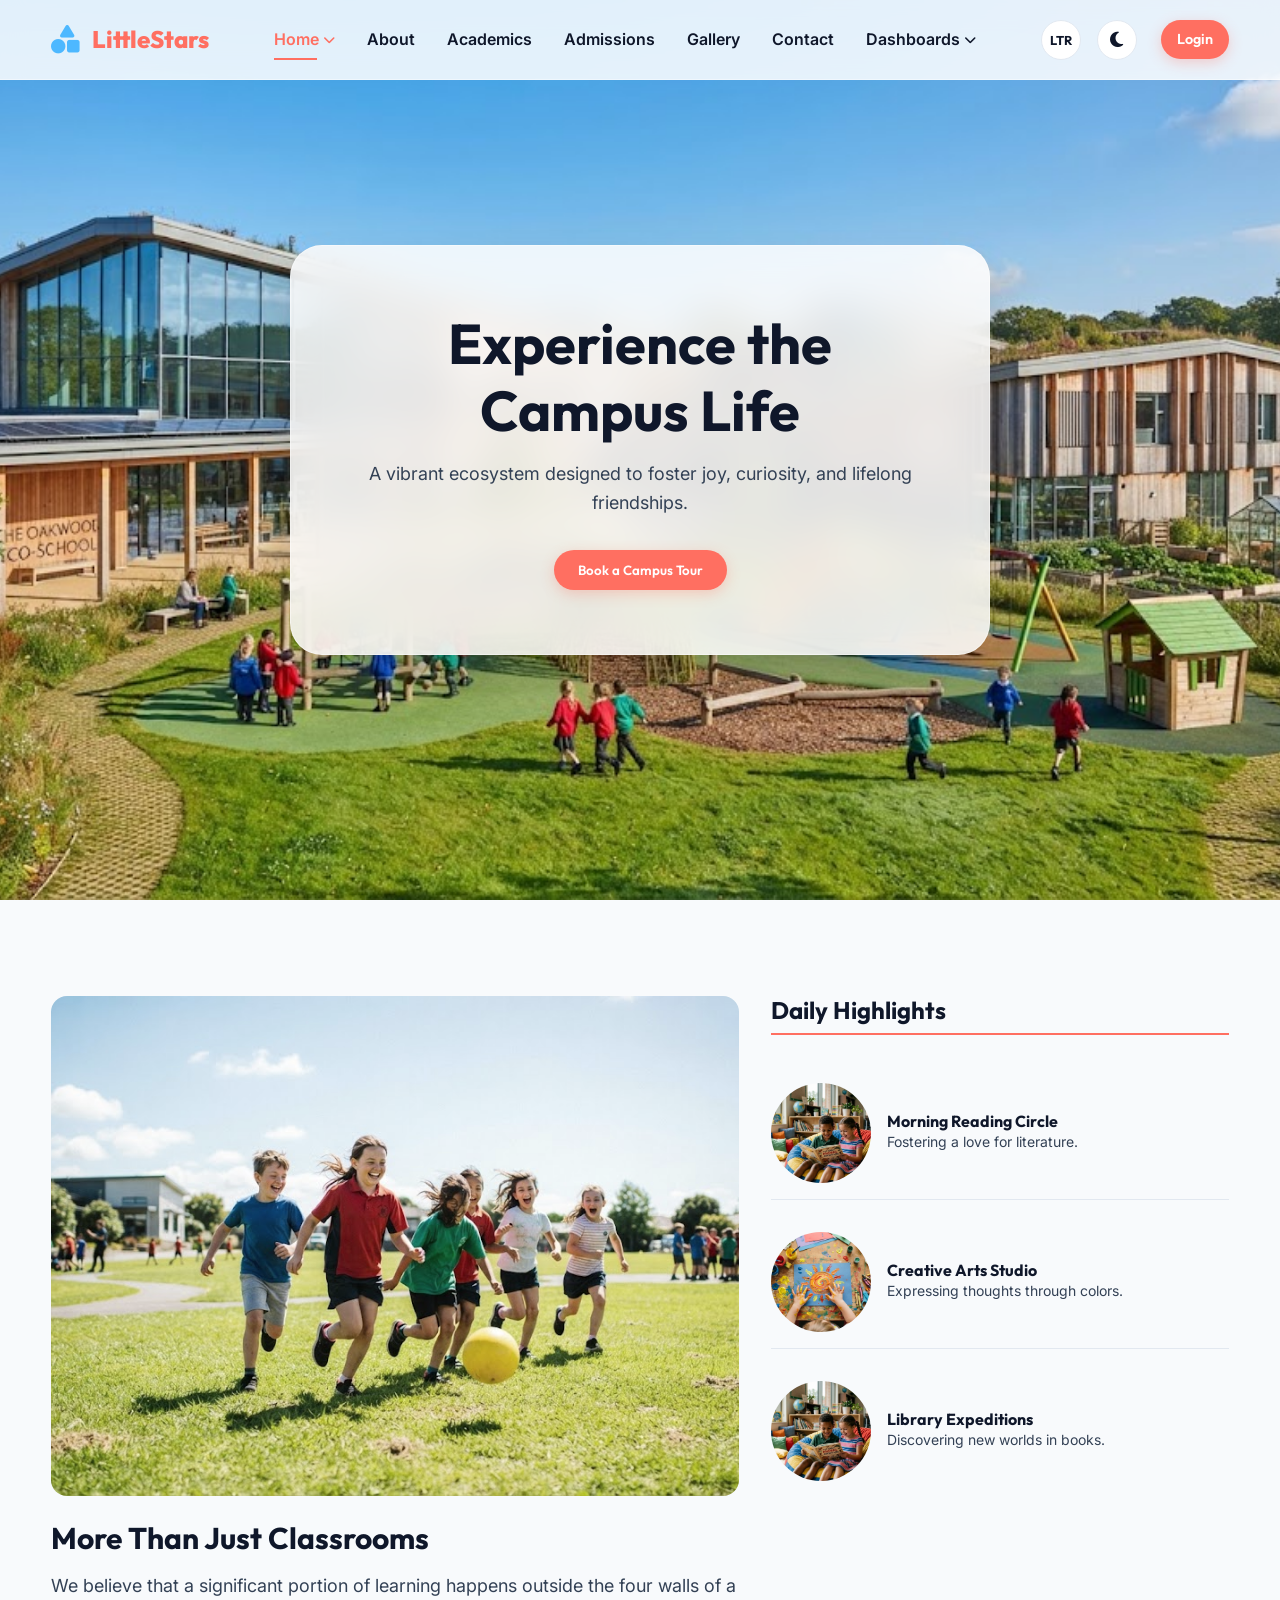
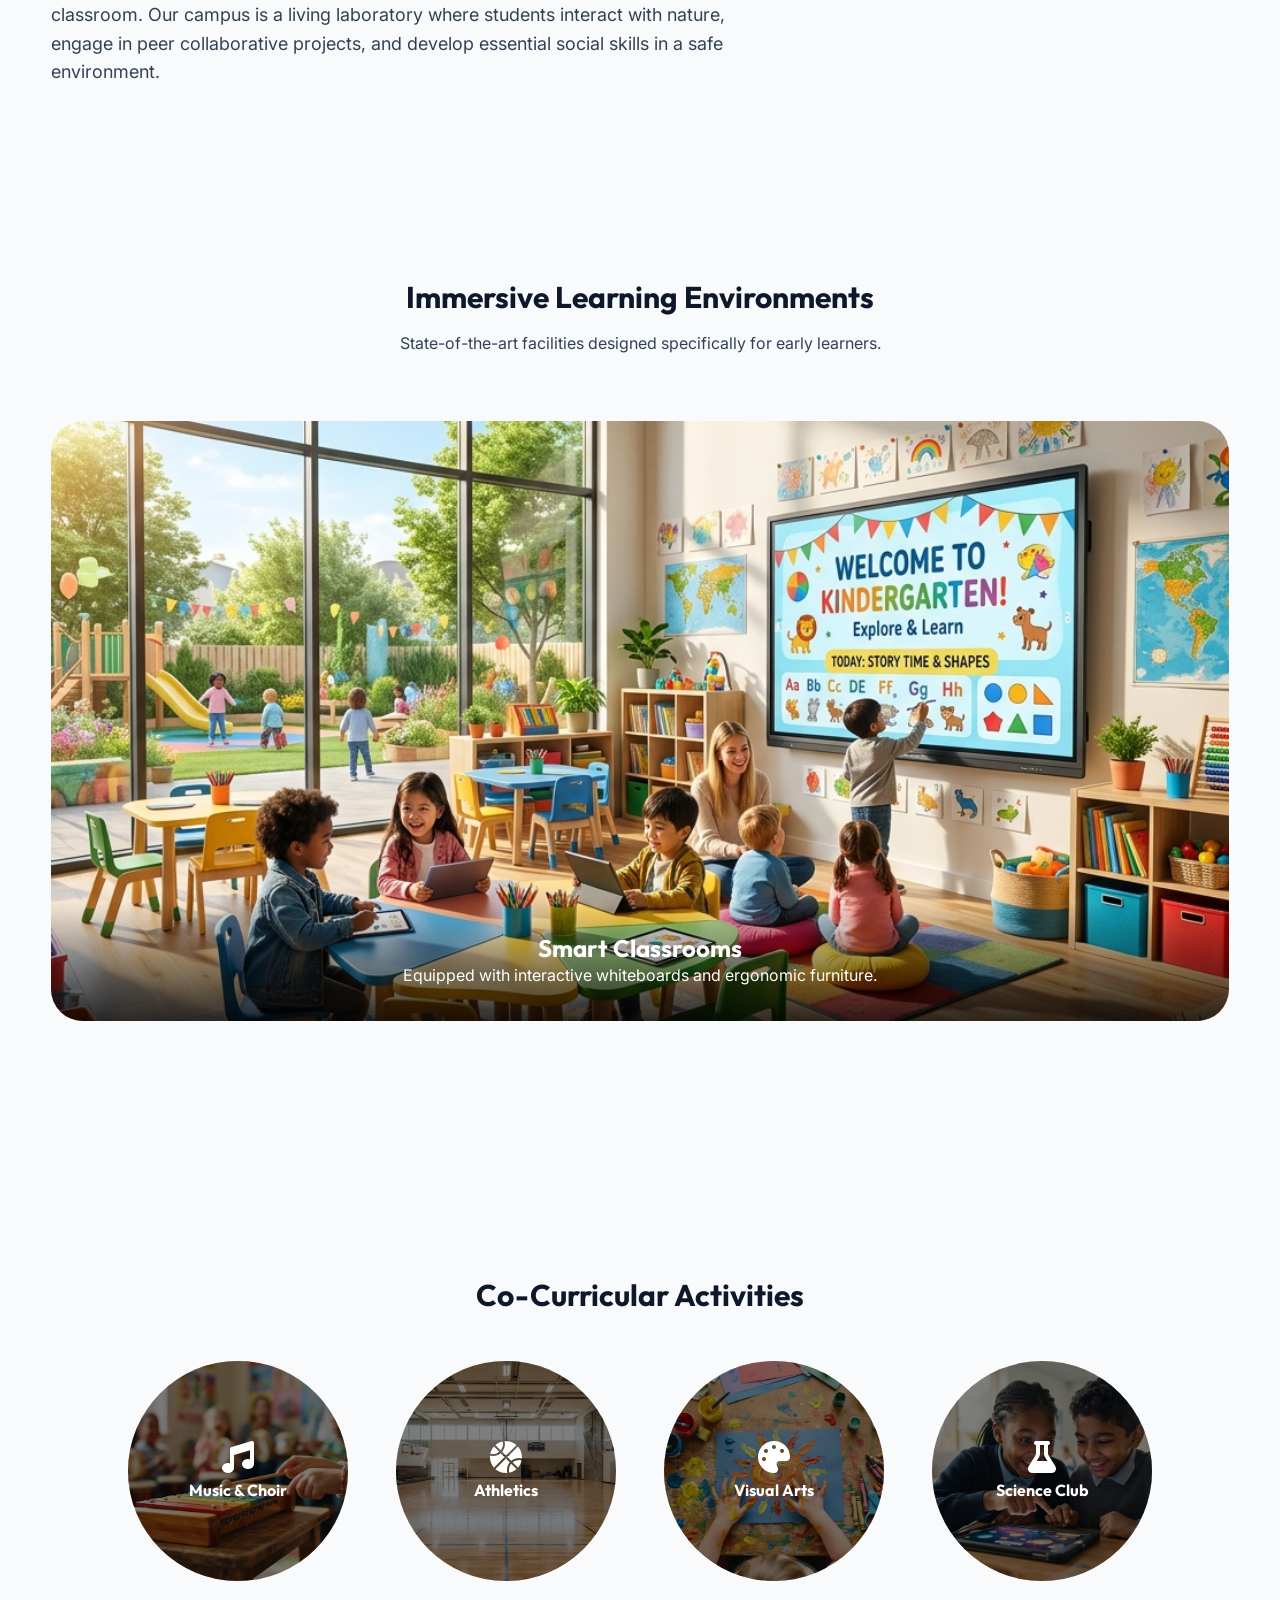
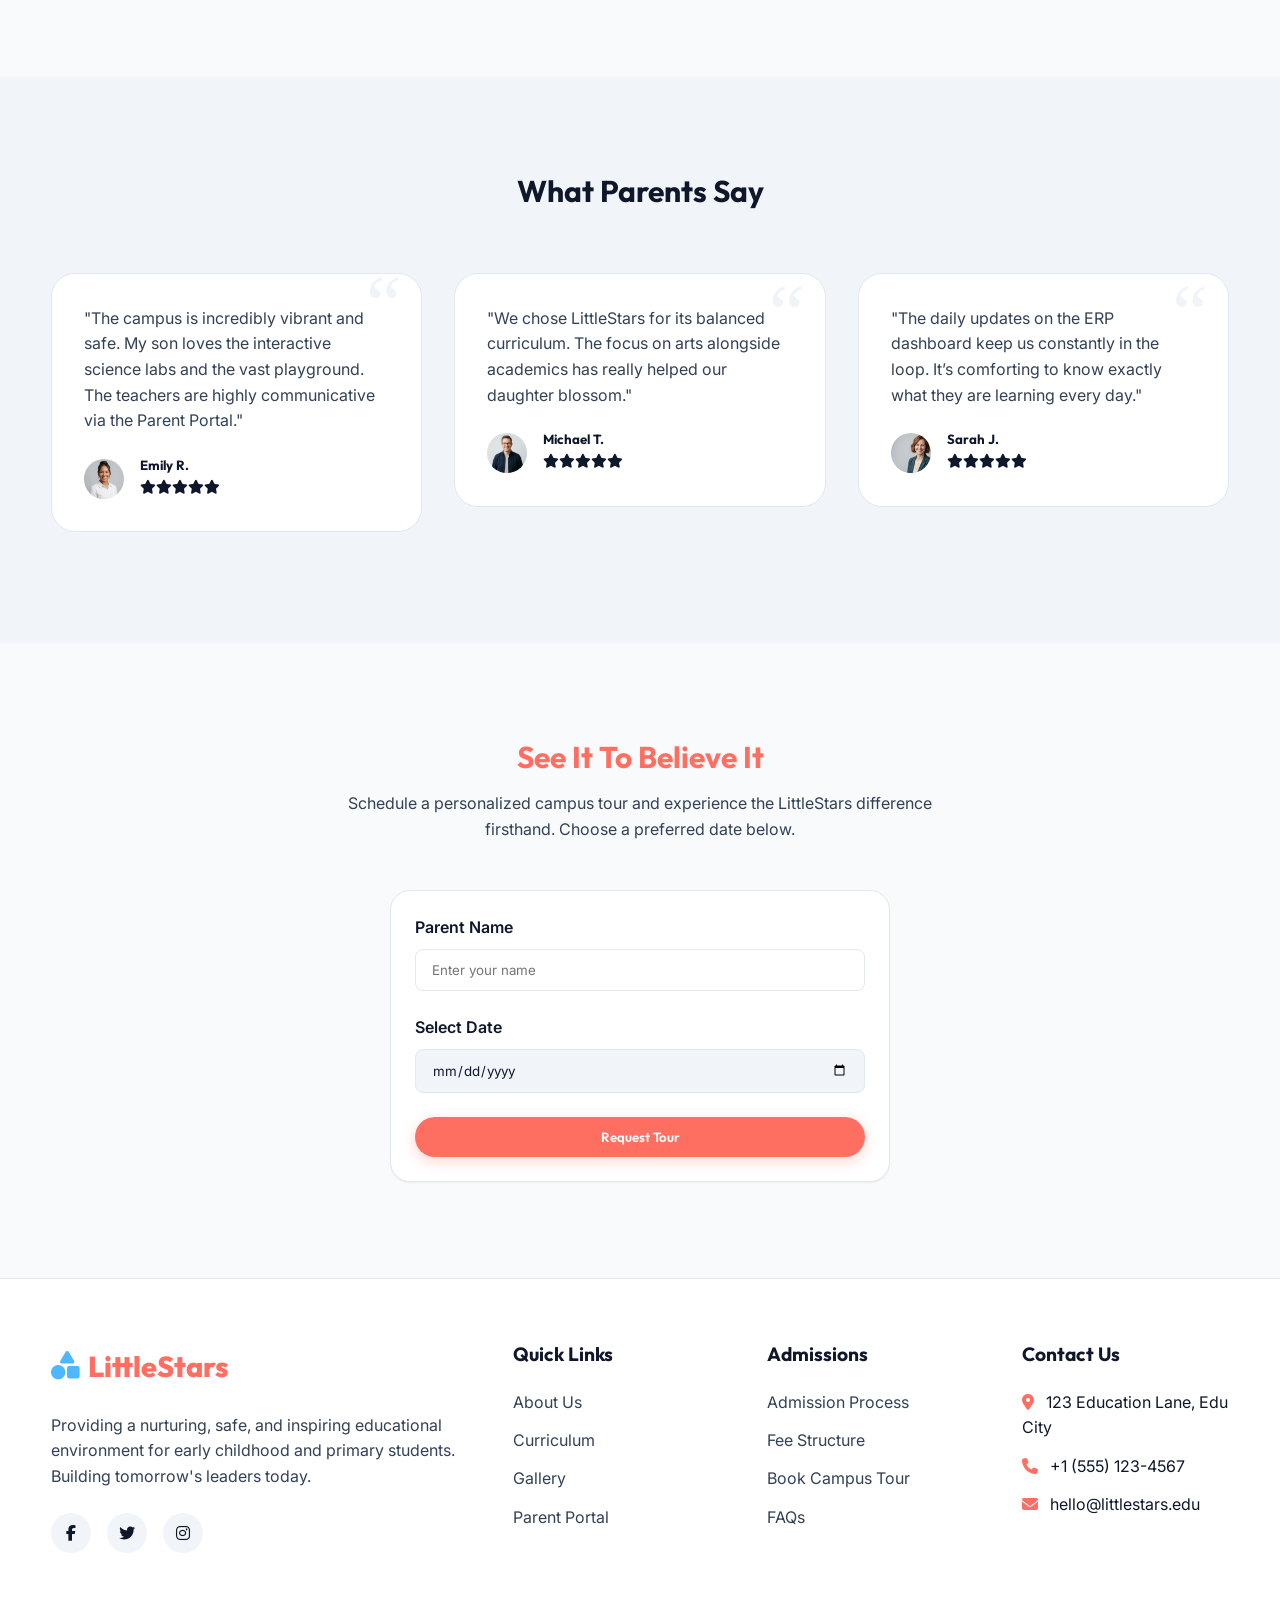
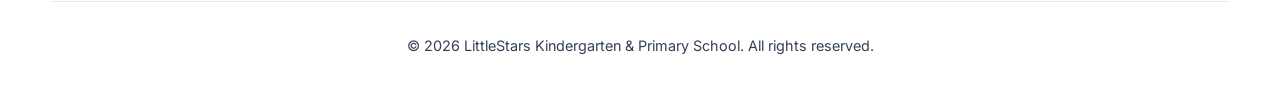
<file: home2.html>
<!DOCTYPE html>
<html lang="en" dir="ltr">
<head>
    <meta charset="UTF-8">
    <meta name="viewport" content="width=device-width, initial-scale=1.0">
    <title>Campus Life - LittleStars School</title>
    <link rel="icon" type="image/png" href="images/favicon.png">
    <link href="https://fonts.googleapis.com/css2?family=Inter:wght@400;500;600&family=Outfit:wght@400;600;700;800&display=swap" rel="stylesheet">
    <link rel="stylesheet" href="https://cdnjs.cloudflare.com/ajax/libs/font-awesome/6.4.0/css/all.min.css">
    <link rel="stylesheet" href="css/style.css">
    <style>
        /* home2.html Specific Unique Layouts */
        
        /* 1. Floating Glassmorphism Hero */
        .glass-hero {
            position: relative; height: 100vh; min-height: 800px;
            background: url('images/unknown_gallery.jpeg') center/cover fixed;
            display: flex; align-items: center; justify-content: center;
        }
        .glass-hero-content {
            background: var(--glass-bg); backdrop-filter: blur(20px); border: 1px solid var(--glass-border);
            padding: 4rem; border-radius: 2rem; text-align: center; max-width: 700px;
            box-shadow: var(--shadow-float); transform: translateY(0); animation: float 6s ease-in-out infinite;
        }
        @keyframes float { 0% { transform: translateY(0px); } 50% { transform: translateY(-15px); } 100% { transform: translateY(0px); } }

        /* 2. Magazine Editorial Layout */
        .magazine-grid { display: grid; grid-template-columns: 1.5fr 1fr; gap: 2rem; align-items: start; }
        .mag-lead { grid-column: 1 / 2; }
        .mag-lead img { width: 100%; height: 500px; object-fit: cover; border-radius: 1rem; margin-bottom: 1.5rem; filter: grayscale(20%); transition: var(--transition-slow); }
        .mag-lead:hover img { filter: grayscale(0%); }
        .mag-side { display: flex; flex-direction: column; gap: 2rem; }
        .mag-side-item { display: flex; gap: 1rem; align-items: center; border-bottom: 1px solid var(--border-color); padding-bottom: 1rem; }
        .mag-side-item img { width: 100px; height: 100px; border-radius: 50%; object-fit: cover; }

        /* 3. Panoramic Showcase */
        .panoramic { width: 100%; height: 600px; position: relative; overflow: hidden; border-radius: 2rem; margin: 4rem 0; }
        .panoramic img { width: 100%; height: 100%; object-fit: cover; object-position: center; transition: transform 10s linear; }
        .panoramic:hover img { transform: scale(1.1); }
        .panoramic-overlay { position: absolute; bottom: 0; left: 0; width: 100%; padding: 2rem; background: linear-gradient(transparent, rgba(0,0,0,0.8)); color: white; }
        .panoramic-overlay h3 { color: white; }

        /* 4. Circular Activity Hub */
        .activity-hub { display: flex; flex-wrap: wrap; justify-content: center; gap: 3rem; margin-top: 3rem; }
        .hub-circle { width: 220px; height: 220px; border-radius: 50%; position: relative; overflow: hidden; display: flex; align-items: center; justify-content: center; text-align: center; color: white; cursor: pointer; }
        .hub-circle img { position: absolute; top: 0; left: 0; width: 100%; height: 100%; object-fit: cover; z-index: 1; transition: var(--transition-normal); }
        .hub-circle::after { content: ''; position: absolute; top: 0; left: 0; width: 100%; height: 100%; background: rgba(0,0,0,0.5); z-index: 2; transition: var(--transition-normal); }
        .hub-content { position: relative; z-index: 3; padding: 1rem; }
        .hub-content h4 { color: white; }
        .hub-circle:hover img { transform: scale(1.1); }
        .hub-circle:hover::after { background: rgba(var(--primary-dark), 0.7); }

        /* 5. Masonry Review Wall */
        .masonry-reviews { column-count: 3; column-gap: 2rem; }
        .review-card { break-inside: avoid; background: var(--bg-surface); padding: 2rem; border-radius: 1.5rem; margin-bottom: 2rem; border: 1px solid var(--border-color); position: relative; }
        .review-card::before { content: '\201C'; position: absolute; top: -10px; right: 20px; font-size: 5rem; font-family: serif; color: var(--border-color); opacity: 0.5; line-height: 1; }

        /* Responsive */
        @media (max-width: 1024px) {
            .magazine-grid { grid-template-columns: 1fr; }
            .masonry-reviews { column-count: auto; display: flex; flex-wrap: wrap; justify-content: center; gap: 2rem; }
            .review-card { width: calc(50% - 1rem); margin-bottom: 0; }
        }
        @media (max-width: 768px) {
            .glass-hero-content { margin: 1rem; padding: 2rem; }
            .masonry-reviews { flex-direction: column; }
            .review-card { width: 100%; }
        }
    </style>

  <style>
    /* Full Height Hero Fix */
    .glass-hero {
      min-height: calc(100vh - 80px) !important;
      display: flex !important;
      background-size: cover !important;
      background-position: center !important;
      background-repeat: no-repeat !important;
      align-items: center !important;
    }
    .glass-hero > .container {
      width: 100%;
    }
  </style>
</head>
<body>
    
    <header class="main-header" role="banner">
        <div class="container">
            <a href="index.html" class="logo"><i class="fa-solid fa-shapes"></i> LittleStars</a>
            <nav role="navigation">
                <ul class="nav-menu">
                    <li class="nav-item">
                        <a href="#" class="nav-link" aria-haspopup="true" aria-expanded="false" aria-current="page">Home <i class="fa-solid fa-chevron-down fa-xs"></i></a>
                        <ul class="dropdown-menu" aria-label="Submenu">
                            <li><a href="index.html" class="dropdown-item">Home 1 - Welcome</a></li>
                            <li><a href="home2.html" class="dropdown-item">Home 2 - Campus Life</a></li>
                        </ul>
                    </li>
                    <li class="nav-item">
                        <a href="about.html" class="nav-link">About</a>
                    </li>
                    <li class="nav-item">
                        <a href="academics.html" class="nav-link">Academics</a>
                    </li>
                    <li class="nav-item">
                        <a href="admissions.html" class="nav-link">Admissions</a>
                    </li>
                    <li class="nav-item">
                        <a href="gallery.html" class="nav-link">Gallery</a>
                    </li>
                    <li class="nav-item">
                        <a href="contact.html" class="nav-link">Contact</a>
                    </li>
                    <li class="nav-item">
                        <a href="#" class="nav-link" aria-haspopup="true" aria-expanded="false">Dashboards <i class="fa-solid fa-chevron-down fa-xs"></i></a>
                        <ul class="dropdown-menu" aria-label="Submenu">
                            <li><a href="dashboard.html" class="dropdown-item">User</a></li>
                            <li><a href="admin.html" class="dropdown-item">Admin</a></li>
                        </ul>
                    </li>
                </ul>
            </nav>
            <div class="header-tools">
                <button class="mobile-menu-toggle tool-btn" aria-label="Toggle Mobile Menu"><i class="fa-solid fa-bars"></i></button>
                <button id="rtlToggle" class="tool-btn lang-toggle" aria-label="Toggle Layout Direction">LTR</button>
                <button id="themeToggle" class="tool-btn" aria-label="Toggle Dark Mode"><i class="fa-solid fa-moon"></i></button>
            
                <a href="login.html" class="btn btn-primary" style="padding: 0.5rem 1rem; font-size: 0.9rem; margin-left: 0.5rem;">Login</a>
            </div>
        </div>
    </header>

    <main>
        <!-- 1. Floating Glassmorphism Hero -->
        <section class="glass-hero">
            <div class="glass-hero-content reveal">
                <h1 class="text-4xl" style="font-size: 3.5rem; margin-bottom: 1rem;">Experience the Campus Life</h1>
                <p class="text-lg text-muted" style="margin-bottom: 2rem;">A vibrant ecosystem designed to foster joy, curiosity, and lifelong friendships.</p>
                <button class="btn btn-primary" onclick="document.getElementById('visit').scrollIntoView({behavior: 'smooth'})">Book a Campus Tour</button>
            </div>
        </section>

        <!-- 2. Magazine Editorial Layout -->
        <section class="section-padding">
            <div class="container">
                <div class="magazine-grid">
                    <div class="mag-lead reveal-left">
                        <img src="images/playground.jpeg" alt="Students playing">
                        <h2 class="text-3xl" style="margin-bottom: 1rem;">More Than Just Classrooms</h2>
                        <p class="text-muted text-lg">We believe that a significant portion of learning happens outside the four walls of a classroom. Our campus is a living laboratory where students interact with nature, engage in peer collaborative projects, and develop essential social skills in a safe environment.</p>
                    </div>
                    <div class="mag-side reveal-right">
                        <h3 class="text-2xl" style="margin-bottom: 1rem; border-bottom: 2px solid var(--primary); padding-bottom: 0.5rem; display:inline-block;">Daily Highlights</h3>
                        
                        <div class="mag-side-item">
                            <img src="images/library_reading.jpeg" alt="Reading">
                            <div>
                                <h4 class="font-bold">Morning Reading Circle</h4>
                                <p class="text-sm text-muted">Fostering a love for literature.</p>
                            </div>
                        </div>
                        <div class="mag-side-item">
                            <img src="images/kindergarten_art.jpeg" alt="Art">
                            <div>
                                <h4 class="font-bold">Creative Arts Studio</h4>
                                <p class="text-sm text-muted">Expressing thoughts through colors.</p>
                            </div>
                        </div>
                        <div class="mag-side-item" style="border:none;">
                            <img src="images/library_reading.jpeg" alt="Library">
                            <div>
                                <h4 class="font-bold">Library Expeditions</h4>
                                <p class="text-sm text-muted">Discovering new worlds in books.</p>
                            </div>
                        </div>
                    </div>
                </div>
            </div>
        </section>

        <!-- 3. Panoramic Showcase -->
        <section class="section-padding" style="background: var(--bg-main);">
            <div class="container text-center reveal">
                <h2 class="text-3xl">Immersive Learning Environments</h2>
                <p class="text-muted" style="margin-top: 1rem;">State-of-the-art facilities designed specifically for early learners.</p>
                
                <div class="panoramic">
                    <img src="images/smart_classroom_panoramic.png" alt="Smart Classroom Panoramic">
                    <div class="panoramic-overlay">
                        <h3 class="text-2xl">Smart Classrooms</h3>
                        <p>Equipped with interactive whiteboards and ergonomic furniture.</p>
                    </div>
                </div>
            </div>
        </section>

        <!-- 4. Circular Activity Hub -->
        <section class="section-padding">
            <div class="container">
                <div class="text-center reveal">
                    <h2 class="text-3xl">Co-Curricular Activities</h2>
                </div>
                <div class="activity-hub reveal">
                    <div class="hub-circle">
                        <img src="images/music_class.jpeg" alt="Music">
                        <div class="hub-content">
                            <i class="fa-solid fa-music" style="font-size:2rem; margin-bottom:0.5rem;"></i>
                            <h4>Music & Choir</h4>
                        </div>
                    </div>
                    <div class="hub-circle">
                        <img src="images/gymnasium.jpeg" alt="Sports">
                        <div class="hub-content">
                            <i class="fa-solid fa-basketball" style="font-size:2rem; margin-bottom:0.5rem;"></i>
                            <h4>Athletics</h4>
                        </div>
                    </div>
                    <div class="hub-circle">
                        <img src="images/kindergarten_art.jpeg" alt="Art">
                        <div class="hub-content">
                            <i class="fa-solid fa-palette" style="font-size:2rem; margin-bottom:0.5rem;"></i>
                            <h4>Visual Arts</h4>
                        </div>
                    </div>
                    <div class="hub-circle">
                        <img src="images/interactive_learning.jpeg" alt="Science">
                        <div class="hub-content">
                            <i class="fa-solid fa-flask" style="font-size:2rem; margin-bottom:0.5rem;"></i>
                            <h4>Science Club</h4>
                        </div>
                    </div>
                </div>
            </div>
        </section>

        <!-- 5. Masonry Review Wall -->
        <section class="section-padding" style="background: var(--bg-surface-alt);">
            <div class="container">
                <h2 class="text-3xl text-center reveal" style="margin-bottom: 4rem;">What Parents Say</h2>
                
                <div class="masonry-reviews reveal">
                    <div class="review-card">
                        <p class="text-muted" style="margin-bottom: 1.5rem;">"The campus is incredibly vibrant and safe. My son loves the interactive science labs and the vast playground. The teachers are highly communicative via the Parent Portal."</p>
                        <div class="flex items-center" style="gap:1rem;">
                            <img src="images/teacher_2.png" style="width:40px; height:40px; border-radius:50%; object-fit: cover;" alt="Emily">
                            <div><h5 class="font-bold">Emily R.</h5><span class="text-sm text-warning"><i class="fa-solid fa-star"></i><i class="fa-solid fa-star"></i><i class="fa-solid fa-star"></i><i class="fa-solid fa-star"></i><i class="fa-solid fa-star"></i></span></div>
                        </div>
                    </div>
                    <div class="review-card">
                        <p class="text-muted" style="margin-bottom: 1.5rem;">"We chose LittleStars for its balanced curriculum. The focus on arts alongside academics has really helped our daughter blossom."</p>
                        <div class="flex items-center" style="gap:1rem;">
                            <img src="images/teacher_1.png" style="width:40px; height:40px; border-radius:50%; object-fit: cover;" alt="Michael">
                            <div><h5 class="font-bold">Michael T.</h5><span class="text-sm text-warning"><i class="fa-solid fa-star"></i><i class="fa-solid fa-star"></i><i class="fa-solid fa-star"></i><i class="fa-solid fa-star"></i><i class="fa-solid fa-star"></i></span></div>
                        </div>
                    </div>
                    <div class="review-card">
                        <p class="text-muted" style="margin-bottom: 1.5rem;">"The daily updates on the ERP dashboard keep us constantly in the loop. It’s comforting to know exactly what they are learning every day."</p>
                        <div class="flex items-center" style="gap:1rem;">
                            <img src="images/teacher_female.jpeg" style="width:40px; height:40px; border-radius:50%; object-fit: cover;" alt="Sarah">
                            <div><h5 class="font-bold">Sarah J.</h5><span class="text-sm text-warning"><i class="fa-solid fa-star"></i><i class="fa-solid fa-star"></i><i class="fa-solid fa-star"></i><i class="fa-solid fa-star"></i><i class="fa-solid fa-star"></i></span></div>
                        </div>
                    </div>
                </div>
            </div>
        </section>
        
        <!-- 6. Schedule a Campus Visit (Interactive grid) -->
        <section id="visit" class="section-padding">
            <div class="container text-center reveal">
                <h2 class="text-3xl text-primary" style="margin-bottom: 1rem;">See It To Believe It</h2>
                <p class="text-muted" style="max-width: 600px; margin: 0 auto 3rem;">Schedule a personalized campus tour and experience the LittleStars difference firsthand. Choose a preferred date below.</p>
                
                <div class="card" style="max-width: 500px; margin: 0 auto; text-align: left;">
                    <form>
                        <div style="margin-bottom: 1.5rem;">
                            <label style="display:block; margin-bottom:0.5rem; font-weight:600;">Parent Name</label>
                            <input type="text" class="search-bar" style="width:100%; padding: 0.75rem 1rem; border:1px solid var(--border-color); border-radius:0.5rem;" placeholder="Enter your name">
                        </div>
                        <div style="margin-bottom: 1.5rem;">
                            <label style="display:block; margin-bottom:0.5rem; font-weight:600;">Select Date</label>
                            <input type="date" style="width:100%; padding: 0.75rem 1rem; border:1px solid var(--border-color); border-radius:0.5rem; background:var(--bg-surface-alt); color:var(--text-main);">
                        </div>
                        <button type="button" class="btn btn-primary" style="width:100%;">Request Tour</button>
                    </form>
                </div>
            </div>
        </section>
    </main>

    <footer class="main-footer" role="contentinfo">
        <div class="container">
            <div class="footer-grid">
                <div class="reveal">
                    <a href="index.html" class="footer-logo">
                        <i class="fa-solid fa-shapes"></i> LittleStars
                    </a>
                    <p class="footer-desc">Providing a nurturing, safe, and inspiring educational environment for early childhood and primary students. Building tomorrow's leaders today.</p>
                    <div class="social-links">
                        <a href="#" aria-label="Facebook"><i class="fa-brands fa-facebook-f"></i></a>
                        <a href="#" aria-label="Twitter"><i class="fa-brands fa-twitter"></i></a>
                        <a href="#" aria-label="Instagram"><i class="fa-brands fa-instagram"></i></a>
                    </div>
                </div>
                <div class="reveal" style="transition-delay: 0.1s;">
                    <h4>Quick Links</h4>
                    <ul class="footer-links">
                        <li><a href="about.html">About Us</a></li>
                        <li><a href="academics.html">Curriculum</a></li>
                        <li><a href="gallery.html">Gallery</a></li>
                        <li><a href="dashboard.html">Parent Portal</a></li>
                    </ul>
                </div>
                <div class="reveal" style="transition-delay: 0.2s;">
                    <h4>Admissions</h4>
                    <ul class="footer-links">
                        <li><a href="admissions.html">Admission Process</a></li>
                        <li><a href="admissions.html#fees">Fee Structure</a></li>
                        <li><a href="home2.html#visit">Book Campus Tour</a></li>
                        <li><a href="contact.html#faq">FAQs</a></li>
                    </ul>
                </div>
                <div class="reveal" style="transition-delay: 0.3s;">
                    <h4>Contact Us</h4>
                    <ul class="footer-links">
                        <li><i class="fa-solid fa-location-dot" style="margin-right: 0.5rem; color:var(--primary);"></i> 123 Education Lane, Edu City</li>
                        <li><i class="fa-solid fa-phone" style="margin-right: 0.5rem; color:var(--primary);"></i> +1 (555) 123-4567</li>
                        <li><i class="fa-solid fa-envelope" style="margin-right: 0.5rem; color:var(--primary);"></i> hello@littlestars.edu</li>
                    </ul>
                </div>
            </div>
            <div class="footer-bottom">
                <p>&copy; 2026 LittleStars Kindergarten & Primary School. All rights reserved.</p>
            </div>
        </div>
    </footer>

    <!-- Back to top button -->
    <button class="back-to-top" id="backToTop" aria-label="Scroll to top"><i class="fa-solid fa-arrow-up"></i></button>

    <script src="js/main.js"></script>
</body>
</html>
</file>
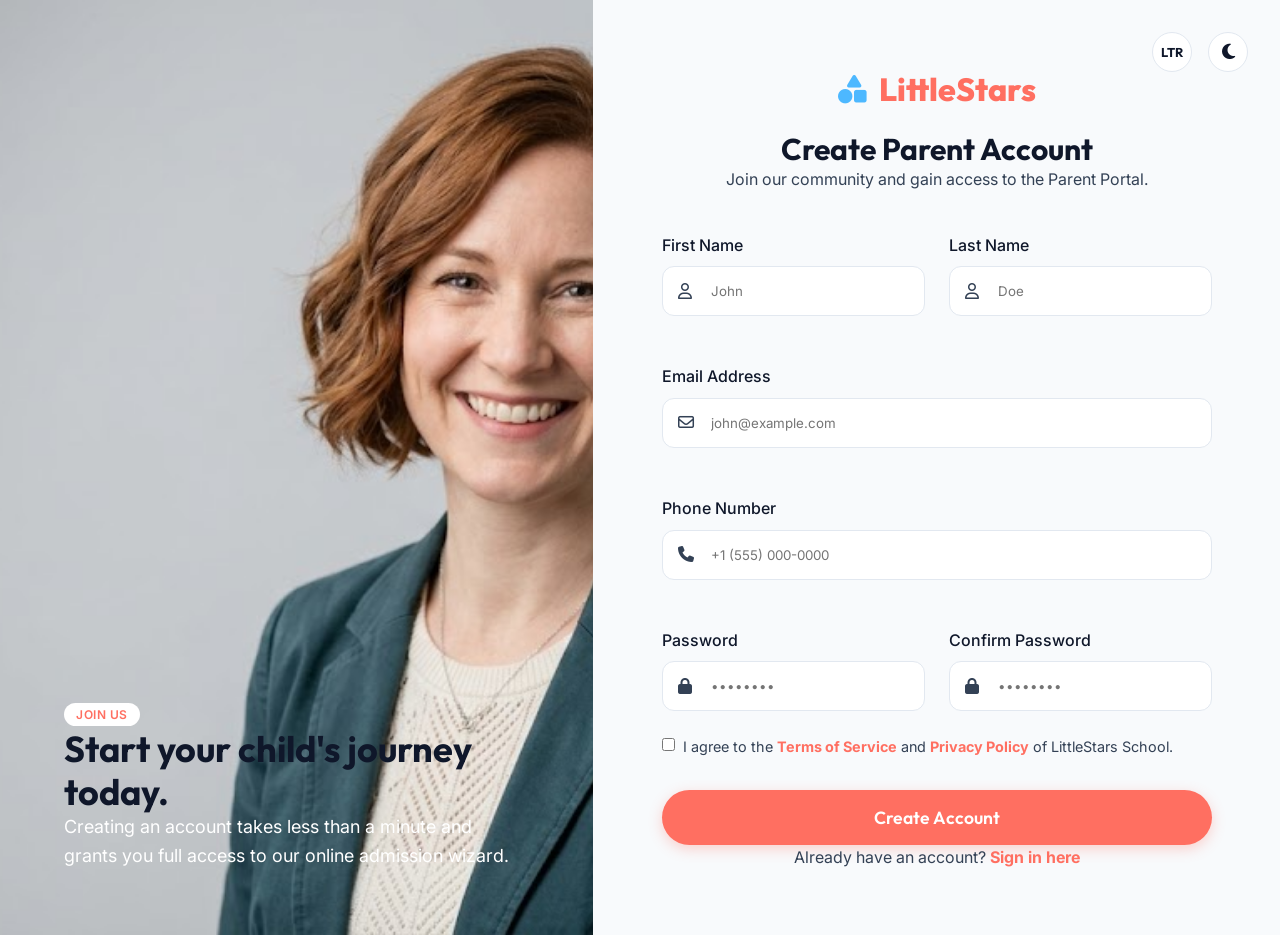
<file: register.html>
<!DOCTYPE html>
<html lang="en" dir="ltr">
<head>
    <meta charset="UTF-8">
    <meta name="viewport" content="width=device-width, initial-scale=1.0">
    <title>Register - LittleStars School</title>
    <link rel="icon" type="image/png" href="images/favicon.png">
    <link href="https://fonts.googleapis.com/css2?family=Inter:wght@400;500;600&family=Outfit:wght@400;600;700;800&display=swap" rel="stylesheet">
    <link rel="stylesheet" href="https://cdnjs.cloudflare.com/ajax/libs/font-awesome/6.4.0/css/all.min.css">
    <link rel="stylesheet" href="css/style.css">
    <style>
        .auth-container { display: flex; min-height: 100vh; background: var(--bg-main); flex-direction: row-reverse; }
        .auth-form-side { flex: 1.2; display: flex; flex-direction: column; padding: 4rem; position: relative; overflow-y: auto; }
        .auth-img-side { flex: 1; background: url('images/teacher_female.jpeg') center/cover; position: relative; display: flex; align-items: flex-end; padding: 4rem; }
        .auth-img-side::after { content: ''; position: absolute; inset: 0; background: linear-gradient(to top, rgba(var(--primary-dark), 0.9), transparent); }
        .auth-img-content { position: relative; z-index: 1; color: white; max-width: 500px; }
        
        .auth-form-side::before, .auth-form-side::after { content: ''; flex: 1; min-height: 0; }
        .auth-card { max-width: 550px; width: 100%; margin: 0 auto; }
        .auth-header { text-align: center; margin-bottom: 2.5rem; }
        .auth-header .logo { display: inline-flex; align-items: center; justify-content: center; font-size: 2rem; margin-bottom: 1rem; }
        
        .form-grid { display: grid; grid-template-columns: 1fr 1fr; gap: 1.5rem; }
        .form-group { margin-bottom: 1.5rem; position: relative; }
        .form-group.full { grid-column: 1 / -1; }
        .form-group label { display: block; margin-bottom: 0.5rem; font-weight: 500; color: var(--text-main); }
        .form-group input { width: 100%; padding: 1rem 1rem 1rem 3rem; border: 1px solid var(--border-color); border-radius: 0.75rem; background: var(--bg-surface); color: var(--text-main); transition: var(--transition-fast); }
        .form-group input:focus { border-color: var(--primary); outline: none; box-shadow: 0 0 0 4px rgba(var(--primary-dark), 0.1); }
        .form-group i { position: absolute; left: 1rem; bottom: 1.1rem; color: var(--text-muted); }
        [dir="rtl"] .form-group input { padding: 1rem 3rem 1rem 1rem; }
        [dir="rtl"] .form-group i { left: auto; right: 1rem; }

        .auth-tools { position: absolute; top: 2rem; right: 2rem; display: flex; gap: 1rem; }
        [dir="rtl"] .auth-tools { right: auto; left: 2rem; }

        @media (max-width: 1024px) {
            .auth-container { flex-direction: column; }
            .auth-img-side { display: none; }
            .auth-form-side { padding: 2rem; }
            .form-grid { grid-template-columns: 1fr; gap: 0; }
        }
        @media (max-width: 480px) {
            .auth-tools { top: 1rem; right: 1rem; gap: 0.5rem; }
            .auth-form-side { padding-top: 4rem; }
            .auth-header .logo { font-size: 1.75rem; }
        }
    </style>
</head>
<body>

    <div class="auth-container">
        <!-- Floating Tools (Theme & RTL) -->
        <div class="auth-tools">
            <button id="rtlToggle" class="tool-btn lang-toggle" aria-label="Toggle Layout Direction">LTR</button>
            <button id="themeToggle" class="tool-btn" aria-label="Toggle Dark Mode"><i class="fa-solid fa-moon"></i></button>
        </div>

        <div class="auth-form-side">
            <div class="auth-card reveal">
                <div class="auth-header">
                    <a href="index.html" class="logo"><i class="fa-solid fa-shapes"></i> LittleStars</a>
                    <h2 class="text-3xl mt-2">Create Parent Account</h2>
                    <p class="text-muted mt-2">Join our community and gain access to the Parent Portal.</p>
                </div>

                <form action="dashboard.html" method="GET">
                    <div class="form-grid">
                        <div class="form-group">
                            <label>First Name</label>
                            <i class="fa-regular fa-user"></i>
                            <input type="text" placeholder="John" required>
                        </div>
                        <div class="form-group">
                            <label>Last Name</label>
                            <i class="fa-regular fa-user"></i>
                            <input type="text" placeholder="Doe" required>
                        </div>
                        <div class="form-group full">
                            <label>Email Address</label>
                            <i class="fa-regular fa-envelope"></i>
                            <input type="email" placeholder="john@example.com" required>
                        </div>
                        <div class="form-group full">
                            <label>Phone Number</label>
                            <i class="fa-solid fa-phone"></i>
                            <input type="tel" placeholder="+1 (555) 000-0000" required>
                        </div>
                        <div class="form-group">
                            <label>Password</label>
                            <i class="fa-solid fa-lock"></i>
                            <input type="password" placeholder="••••••••" required>
                        </div>
                        <div class="form-group">
                            <label>Confirm Password</label>
                            <i class="fa-solid fa-lock"></i>
                            <input type="password" placeholder="••••••••" required>
                        </div>
                    </div>
                    
                    <div style="margin-bottom: 2rem; font-size: 0.9rem; color: var(--text-muted);">
                        <label style="display:flex; align-items:start; gap:0.5rem; cursor:pointer;">
                            <input type="checkbox" required style="margin-top:0.2rem;">
                            <span>I agree to the <a href="#" class="text-primary font-bold">Terms of Service</a> and <a href="#" class="text-primary font-bold">Privacy Policy</a> of LittleStars School.</span>
                        </label>
                    </div>
                    
                    <button type="submit" class="btn btn-primary" style="width: 100%; padding: 1rem; font-size: 1.1rem;">Create Account</button>
                </form>
                
                <p class="text-center text-muted mt-4">Already have an account? <a href="login.html" class="text-primary font-bold">Sign in here</a></p>
            </div>
        </div>
        
        <div class="auth-img-side">
            <div class="auth-img-content reveal-left">
                <span class="badge badge-primary mb-4" style="background: white; color: var(--primary);">Join Us</span>
                <h2 class="text-4xl mb-4">Start your child's journey today.</h2>
                <p class="text-lg">Creating an account takes less than a minute and grants you full access to our online admission wizard.</p>
            </div>
        </div>
    </div>

    <script src="js/main.js"></script>
</body>
</html>
</file>
<file: css/style.css>
/* ==========================================================================
   Base & Variables
   ========================================================================== */
   :root {
    /* Colors - Light Theme */
    --primary: #FF6F61;      /* Coral */
    --primary-light: #FF8A80;
    --primary-dark: #E55347;
    --secondary: #4DB8FF;    /* Sky Blue */
    --secondary-light: #70C8FF;
    --secondary-dark: #2F9EE8;
    --accent: #34D399;       /* Mint Green */
    --accent-light: #6EE7B7;
    --accent-dark: #10B981;
    --warning: #FBBF24;      /* Soft Yellow */
    --danger: #EF4444;       /* Red */
    --info: #3B82F6;         /* Blue */
    --success: #10B981;      /* Green */
    
    --bg-main: #F8FAFC;      
    --bg-surface: #FFFFFF;      
    --bg-surface-alt: #F1F5F9;
    --text-main: #0F172A;       
    --text-muted: #334155;     
    --border-color: #E2E8F0;
    
    /* Shadows */
    --shadow-sm: 0 1px 2px 0 rgb(0 0 0 / 0.05);
    --shadow-md: 0 4px 6px -1px rgb(0 0 0 / 0.1), 0 2px 4px -2px rgb(0 0 0 / 0.1);
    --shadow-lg: 0 10px 15px -3px rgb(0 0 0 / 0.1), 0 4px 6px -4px rgb(0 0 0 / 0.1);
    --shadow-xl: 0 20px 25px -5px rgb(0 0 0 / 0.1), 0 8px 10px -6px rgb(0 0 0 / 0.1);
    --shadow-float: 0 25px 50px -12px rgb(0 0 0 / 0.25);
    
    /* Glassmorphism */
    --glass-bg: rgba(255, 255, 255, 0.85);
    --glass-border: rgba(255, 255, 255, 0.4);
  
    /* Typography */
    --font-heading: 'Outfit', sans-serif;
    --font-body: 'Inter', sans-serif;
    
    /* Animation */
    --transition-fast: all 0.2s ease;
    --transition-normal: all 0.3s cubic-bezier(0.4, 0, 0.2, 1);
    --transition-slow: all 0.5s cubic-bezier(0.4, 0, 0.2, 1);
    
    /* Layout */
    --sidebar-width: 280px;
    --header-height: 80px;
    --dashboard-header-height: 70px;
    --container-max: 1280px;
  }
  
  [data-theme="dark"] {
    --primary: #FF8A80;
    --primary-light: #FFAB91;
    --primary-dark: #FF5252;
    --secondary: #70C8FF;
    --secondary-light: #94D8FF;
    --secondary-dark: #3F90E0;
    --accent: #6EE7B7;
    --accent-light: #A7F3D0;
    --accent-dark: #059669;
    --warning: #FCD34D;
    
    --bg-main: #0F172A;           
    --bg-surface: #1E293B;      
    --bg-surface-alt: #334155;
    --text-main: #F8FAFC;       
    --text-muted: #94A3B8;     
    --border-color: #475569;
    
    --shadow-sm: 0 1px 2px 0 rgb(0 0 0 / 0.3);
    --shadow-md: 0 4px 6px -1px rgb(0 0 0 / 0.4);
    --shadow-lg: 0 10px 15px -3px rgb(0 0 0 / 0.5);
    --shadow-xl: 0 20px 25px -5px rgb(0 0 0 / 0.6);
    --shadow-float: 0 25px 50px -12px rgb(0 0 0 / 0.7);
    
    --glass-bg: rgba(30, 41, 59, 0.85);
    --glass-border: rgba(255, 255, 255, 0.1);
  }
  
  /* Reset */
  * { margin: 0; padding: 0; box-sizing: border-box; }
  html { scroll-behavior: smooth; overflow-x: hidden; }
  body {
    font-family: var(--font-body);
    background-color: var(--bg-main);
    color: var(--text-main);
    line-height: 1.6;
    transition: background-color 0.3s, color 0.3s;
    overflow-x: hidden;
  }
  h1, h2, h3, h4, h5, h6 { font-family: var(--font-heading); font-weight: 700; color: var(--text-main); line-height: 1.2; }
  a { text-decoration: none; color: inherit; transition: var(--transition-normal); }
  ul { list-style: none; }
  img { max-width: 100%; height: auto; display: block; }
  button, input, select, textarea { font-family: inherit; }
  
  /* Focus States for A11y */
  :focus-visible { outline: 2px solid var(--primary); outline-offset: 2px; }
  
  /* ==========================================================================
     Layout & Utilities
     ========================================================================== */
  .container { width: 92%; max-width: var(--container-max); margin: 0 auto; }
  .section-padding { padding: 6rem 0; }
  .grid { display: grid; gap: 2rem; }
  .flex { display: flex; }
  .flex-col { flex-direction: column; }
  .items-center { align-items: center; }
  .justify-between { justify-content: space-between; }
  .justify-center { justify-content: center; }
  .text-center { text-align: center; }
  
  /* Typography Utilities */
  .text-primary { color: var(--primary); }
  .text-secondary { color: var(--secondary); }
  .text-muted { color: var(--text-muted); }
  .font-heading { font-family: var(--font-heading); }
  .font-bold { font-weight: 700; }
  .text-sm { font-size: 0.875rem; }
  .text-lg { font-size: 1.125rem; }
  .text-xl { font-size: 1.25rem; }
  .text-2xl { font-size: 1.5rem; }
  .text-3xl { font-size: 1.875rem; }
  .text-4xl { font-size: 2.25rem; }
  
  /* Buttons */
  .btn {
    display: inline-flex; align-items: center; justify-content: center;
    padding: 0.75rem 1.5rem; border-radius: 9999px;
    font-family: var(--font-heading); font-weight: 600; cursor: pointer;
    transition: var(--transition-normal); border: none; gap: 0.5rem;
  }
  .btn-primary { background: var(--primary); color: white; box-shadow: 0 4px 14px rgba(255, 111, 97, 0.3); }
  .btn-primary:hover { transform: translateY(-2px); box-shadow: 0 6px 20px rgba(255, 111, 97, 0.5); filter: brightness(1.1); }
  .btn-secondary { background: var(--secondary); color: white; box-shadow: 0 4px 14px rgba(77, 184, 255, 0.3); }
  .btn-secondary:hover { transform: translateY(-2px); box-shadow: 0 6px 20px rgba(77, 184, 255, 0.5); filter: brightness(1.1); }
  .btn-outline { background: transparent; border: 2px solid var(--primary); color: var(--primary); }
  .btn-outline:hover { background: var(--primary); color: white; }
  
  /* Badges */
  .badge { padding: 0.25rem 0.75rem; border-radius: 9999px; font-size: 0.75rem; font-weight: 600; text-transform: uppercase; letter-spacing: 0.5px; }
  .badge-success { background: rgba(16, 185, 129, 0.1); color: var(--success); }
  .badge-warning { background: rgba(251, 191, 36, 0.1); color: var(--warning); }
  .badge-danger { background: rgba(239, 68, 68, 0.1); color: var(--danger); }
  .badge-primary { background: rgba(255, 111, 97, 0.1); color: var(--primary); }
  
  /* Cards */
  .card {
    background: var(--bg-surface); border-radius: 1.25rem;
    padding: 1.5rem; box-shadow: var(--shadow-sm);
    border: 1px solid var(--border-color);
    transition: var(--transition-normal);
  }
  .card-hover:hover { transform: translateY(-5px); box-shadow: var(--shadow-md); }
  
  /* Animations */
  .reveal { opacity: 0; transform: translateY(30px); transition: var(--transition-slow); }
  .reveal.active { opacity: 1; transform: translateY(0); }
  .reveal-left { opacity: 0; transform: translateX(-30px); transition: var(--transition-slow); }
  .reveal-left.active { opacity: 1; transform: translateX(0); }
  .reveal-right { opacity: 0; transform: translateX(30px); transition: var(--transition-slow); }
  .reveal-right.active { opacity: 1; transform: translateX(0); }
  
  /* Scroll to top */
  .back-to-top {
    position: fixed; bottom: 2rem; right: 2rem; width: 50px; height: 50px;
    background: var(--primary); color: white; border-radius: 50%;
    display: flex; align-items: center; justify-content: center;
    box-shadow: var(--shadow-lg); cursor: pointer; z-index: 999;
    opacity: 0; visibility: hidden; transition: var(--transition-normal);
    border: none;
  }
  .back-to-top.visible { opacity: 1; visibility: visible; }
  .back-to-top:hover { transform: translateY(-5px); }
  [dir="rtl"] .back-to-top { right: auto; left: 2rem; }
  
  /* ==========================================================================
     Public Site Header & Navigation
     ========================================================================== */
  .main-header {
    position: fixed; top: 0; width: 100%; z-index: 1000;
    background: var(--glass-bg); backdrop-filter: blur(12px); -webkit-backdrop-filter: blur(12px);
    border-bottom: 1px solid var(--glass-border); transition: var(--transition-normal);
    height: var(--header-height);
  }
  .main-header .container { display: flex; justify-content: space-between; align-items: center; height: 100%; }
  
  .logo { display: flex; align-items: center; gap: 0.75rem; font-family: var(--font-heading); font-size: 1.5rem; font-weight: 800; color: var(--primary); }
  .logo i { font-size: 1.8rem; color: var(--secondary); }
  
  .nav-menu { display: flex; gap: 2rem; align-items: center; }
  .nav-item { position: relative; }
  .nav-link { position: relative; font-weight: 600; color: var(--text-main); display: flex; align-items: center; gap: 0.25rem; padding: 0.5rem 0; text-decoration: none; }
  .nav-link::after { content: ''; position: absolute; bottom: 0; left: 0; width: 0; height: 2px; background: var(--primary); transition: width 0.3s ease; }
  .nav-link:hover, .nav-link.active { color: var(--primary); }
  .nav-link:not(:has(i)):hover::after, .nav-link:not(:has(i)).active::after { width: 100%; }
  .nav-link:has(i):hover::after, .nav-link:has(i).active::after { width: calc(100% - 1.15rem); }
  
  /* Dropdowns */
  .dropdown-menu {
    position: absolute; top: 100%; left: 0; min-width: 200px;
    background: var(--bg-surface); border-radius: 0.75rem; box-shadow: var(--shadow-lg);
    padding: 0.5rem 0; opacity: 0; visibility: hidden; transform: translateY(10px);
    transition: var(--transition-fast); border: 1px solid var(--border-color); z-index: 100;
  }
  [dir="rtl"] .dropdown-menu { left: auto; right: 0; }
  .nav-item:hover .dropdown-menu { opacity: 1; visibility: visible; transform: translateY(0); }
  .dropdown-item { display: block; padding: 0.75rem 1.5rem; color: var(--text-muted); font-weight: 500; transition: var(--transition-fast); }
  .dropdown-item:hover, .dropdown-item.active { background-color: var(--bg-main); color: var(--primary); padding-left: 2rem; }
  [dir="rtl"] .dropdown-item:hover, [dir="rtl"] .dropdown-item.active { padding-left: 1.5rem; padding-right: 2rem; }
  
  .header-tools { display: flex; align-items: center; gap: 1rem; }
  .tool-btn {
    background: var(--bg-surface); border: 1px solid var(--border-color); color: var(--text-main);
    width: 40px; height: 40px; border-radius: 50%; display: flex; align-items: center; justify-content: center;
    cursor: pointer; transition: var(--transition-normal); font-size: 1.1rem;
  }
  .tool-btn:hover { background: var(--bg-main); color: var(--primary); transform: rotate(15deg); }
  .lang-toggle { font-family: var(--font-heading); font-weight: 700; font-size: 0.8rem; }
  .lang-toggle:hover { transform: translateY(-2px) rotate(0); }
  .mobile-menu-toggle { display: none; }
  
  /* ==========================================================================
     SaaS Dashboard Shell (Parent Portal & Admin ERP)
     ========================================================================== */
  .dashboard-body {
    background: var(--bg-surface-alt);
    overflow-x: hidden;
  }
  
  .sidebar {
    position: fixed; top: 0; left: 0; bottom: 0; width: var(--sidebar-width);
    background: var(--bg-surface); border-right: 1px solid var(--border-color);
    z-index: 1100; transition: var(--transition-normal);
    display: flex; flex-direction: column;
  }
  [dir="rtl"] .sidebar { left: auto; right: 0; border-right: none; border-left: 1px solid var(--border-color); }
  
  .sidebar-header {
    height: var(--dashboard-header-height); display: flex; align-items: center; justify-content: space-between;
    padding: 0 1.5rem; border-bottom: 1px solid var(--border-color);
  }
  .sidebar-close { background: none; border: none; font-size: 1.5rem; color: var(--text-muted); cursor: pointer; display: none; }
  
  .sidebar-menu { flex: 1; overflow-y: auto; padding: 1.5rem 1rem; }
  .sidebar-menu::-webkit-scrollbar { width: 4px; }
  .sidebar-menu::-webkit-scrollbar-thumb { background: var(--border-color); border-radius: 4px; }
  
  .menu-group { font-size: 0.75rem; text-transform: uppercase; letter-spacing: 1px; color: var(--text-muted); font-weight: 700; margin-bottom: 0.75rem; margin-top: 1.5rem; padding-left: 1rem; }
  [dir="rtl"] .menu-group { padding-left: 0; padding-right: 1rem; }
  .menu-group:first-child { margin-top: 0; }
  
  .menu-link {
    display: flex; align-items: center; gap: 1rem; padding: 0.75rem 1rem;
    border-radius: 0.5rem; color: var(--text-muted); font-weight: 500;
    transition: var(--transition-fast); margin-bottom: 0.25rem;
  }
  .menu-link i { font-size: 1.25rem; width: 24px; text-align: center; }
  .menu-link:hover, .menu-link.active { background: rgba(255, 111, 97, 0.1); color: var(--primary); }
  .menu-link.active i { color: var(--primary); }
  
  .dashboard-wrapper {
    margin-left: var(--sidebar-width);
    min-height: 100vh;
    display: flex; flex-direction: column;
    transition: var(--transition-normal);
  }
  [dir="rtl"] .dashboard-wrapper { margin-left: 0; margin-right: var(--sidebar-width); }
  
  .dashboard-header {
    height: var(--dashboard-header-height); background: var(--glass-bg); backdrop-filter: blur(12px);
    border-bottom: 1px solid var(--border-color); position: sticky; top: 0; z-index: 1000;
    display: flex; align-items: center; justify-content: space-between; padding: 0 2rem;
  }
  
  .header-left { display: flex; align-items: center; gap: 1.5rem; }
  .sidebar-toggle { background: transparent; border: none; font-size: 1.25rem; color: var(--text-main); cursor: pointer; }
  @media (min-width: 1025px) { .sidebar-toggle { display: none; } }
  .breadcrumbs { display: flex; align-items: center; gap: 0.5rem; font-size: 0.9rem; color: var(--text-muted); font-weight: 500; }
  .breadcrumbs span.active { color: var(--primary); font-weight: 600; }
  
  .header-right { display: flex; align-items: center; gap: 1rem; }
  .search-bar { position: relative; }
  .search-bar input {
    background: var(--bg-surface-alt); border: 1px solid var(--border-color);
    padding: 0.5rem 1rem 0.5rem 2.5rem; border-radius: 9999px; color: var(--text-main);
    width: 250px; transition: var(--transition-normal);
  }
  .search-bar input:focus { width: 300px; outline: none; border-color: var(--primary); }
  .search-bar i { position: absolute; left: 1rem; top: 50%; transform: translateY(-50%); color: var(--text-muted); }
  [dir="rtl"] .search-bar input { padding: 0.5rem 2.5rem 0.5rem 1rem; }
  [dir="rtl"] .search-bar i { left: auto; right: 1rem; }
  
  .profile-dropdown { display: flex; align-items: center; gap: 0.75rem; cursor: pointer; padding: 0.25rem; border-radius: 9999px; border: 1px solid transparent; transition: var(--transition-fast); }
  .profile-dropdown:hover { background: var(--bg-surface-alt); border-color: var(--border-color); }
  .profile-img { width: 36px; height: 36px; border-radius: 50%; object-fit: cover; }
  .profile-info { display: flex; flex-direction: column; }
  .profile-name { font-size: 0.85rem; font-weight: 600; color: var(--text-main); }
  .profile-role { font-size: 0.75rem; color: var(--text-muted); }
  
  .dashboard-content { padding: 2rem; flex: 1; }
  
  .dashboard-section {
    margin-bottom: 4rem; scroll-margin-top: calc(var(--dashboard-header-height) + 2rem);
  }
  .ds-header { margin-bottom: 1.5rem; display: flex; justify-content: space-between; align-items: flex-end; }
  .ds-title { font-size: 1.5rem; font-family: var(--font-heading); color: var(--text-main); }
  .ds-desc { color: var(--text-muted); font-size: 0.9rem; }
  
  /* Dashboard specific responsive */
  @media (max-width: 1024px) {
    .sidebar { transform: translateX(-100%); }
    [dir="rtl"] .sidebar { transform: translateX(100%); }
    .sidebar.open { transform: translateX(0); }
    .dashboard-wrapper { margin-left: 0 !important; margin-right: 0 !important; }
  }
  
  /* ==========================================================================
     SaaS UI Components
     ========================================================================== */
  
  /* KPI Widgets */
  .kpi-grid { display: grid; grid-template-columns: repeat(auto-fit, minmax(240px, 1fr)); gap: 1.5rem; }
  .kpi-card { display: flex; align-items: center; gap: 1.5rem; }
  .kpi-icon { width: 60px; height: 60px; border-radius: 1rem; display: flex; align-items: center; justify-content: center; font-size: 1.8rem; }
  .kpi-icon.primary { background: rgba(255, 111, 97, 0.1); color: var(--primary); }
  .kpi-icon.secondary { background: rgba(77, 184, 255, 0.1); color: var(--secondary); }
  .kpi-icon.success { background: rgba(16, 185, 129, 0.1); color: var(--success); }
  .kpi-icon.warning { background: rgba(251, 191, 36, 0.1); color: var(--warning); }
  .kpi-info h4 { font-size: 2rem; margin-bottom: 0.2rem; }
  .kpi-info p { color: var(--text-muted); font-size: 0.9rem; font-weight: 500; }
  .kpi-trend { font-size: 0.8rem; font-weight: 600; display: flex; align-items: center; gap: 0.25rem; margin-top: 0.5rem; }
  .kpi-trend.up { color: var(--success); }
  .kpi-trend.down { color: var(--danger); }
  
  /* Snapshot Widget */
  .snapshot-panel {
    background: linear-gradient(135deg, var(--primary) 0%, var(--warning) 100%);
    border-radius: 1.5rem; padding: 2rem; color: white; display: flex; align-items: center; gap: 2rem;
    box-shadow: var(--shadow-lg); position: relative; overflow: hidden;
  }
  .snapshot-panel::before { content: ''; position: absolute; top: 0; left: 0; width: 100%; height: 100%; background: url('https://www.transparenttextures.com/patterns/cubes.png'); opacity: 0.1; }
  .snapshot-profile { display: flex; flex-direction: column; align-items: center; gap: 1rem; z-index: 1; }
  .snapshot-profile img { width: 100px; height: 100px; border-radius: 50%; border: 4px solid rgba(255,255,255,0.3); object-fit: cover; }
  .snapshot-details { z-index: 1; flex: 1; display: grid; grid-template-columns: repeat(auto-fit, minmax(180px, 1fr)); gap: 1rem; }
  .snap-item { background: rgba(255,255,255,0.2); backdrop-filter: blur(5px); padding: 1rem; border-radius: 1rem; border: 1px solid rgba(255,255,255,0.1); }
  .snap-item span { display: block; font-size: 0.75rem; text-transform: uppercase; letter-spacing: 1px; margin-bottom: 0.25rem; opacity: 0.8; }
  .snap-item h5 { font-size: 1.1rem; color: white; font-family: var(--font-body); }
  
  /* Kanban Board */
  .kanban-board { display: flex; gap: 1.5rem; overflow-x: auto; padding-bottom: 1rem; }
  .kanban-board::-webkit-scrollbar { height: 6px; }
  .kanban-board::-webkit-scrollbar-thumb { background: var(--border-color); border-radius: 6px; }
  .kanban-col { background: var(--bg-surface-alt); border-radius: 1rem; min-width: 300px; flex: 1; padding: 1rem; display: flex; flex-direction: column; gap: 1rem; }
  .kanban-header { display: flex; justify-content: space-between; align-items: center; font-weight: 600; padding-bottom: 0.5rem; border-bottom: 2px solid var(--border-color); }
  .kanban-card { background: var(--bg-surface); padding: 1rem; border-radius: 0.75rem; box-shadow: var(--shadow-sm); cursor: grab; border: 1px solid var(--border-color); }
  .kanban-card h4 { font-size: 1rem; margin-bottom: 0.5rem; }
  .kanban-meta { display: flex; justify-content: space-between; align-items: center; font-size: 0.8rem; color: var(--text-muted); margin-top: 1rem; }
  
  /* Heatmap / Calendar Layouts */
  .heatmap-grid { display: grid; grid-template-columns: repeat(auto-fill, minmax(30px, 1fr)); gap: 4px; }
  .hm-cell { aspect-ratio: 1; border-radius: 4px; background: var(--bg-surface-alt); cursor: pointer; position: relative; transition: var(--transition-fast); }
  .hm-cell:hover { transform: scale(1.2); z-index: 10; box-shadow: var(--shadow-md); }
  .hm-level-1 { background: rgba(16, 185, 129, 0.2); }
  .hm-level-2 { background: rgba(16, 185, 129, 0.5); }
  .hm-level-3 { background: rgba(16, 185, 129, 0.8); }
  .hm-level-4 { background: var(--success); }
  
  /* Data Tables */
  .data-table-wrapper { overflow-x: auto; background: var(--bg-surface); border-radius: 1rem; border: 1px solid var(--border-color); }
  .data-table { width: 100%; border-collapse: collapse; text-align: left; }
  [dir="rtl"] .data-table { text-align: right; }
  .data-table th { padding: 1rem 1.5rem; font-weight: 600; color: var(--text-muted); border-bottom: 1px solid var(--border-color); background: var(--bg-surface-alt); text-transform: uppercase; font-size: 0.75rem; letter-spacing: 1px; }
  .data-table td { padding: 1rem 1.5rem; border-bottom: 1px solid var(--border-color); font-size: 0.9rem; }
  .data-table tbody tr:hover { background: var(--bg-main); }
  
  /* Progress Rings */
  .progress-ring-container { display: flex; flex-direction: column; align-items: center; gap: 1rem; }
  .circular-chart { display: block; margin: 0 auto; max-width: 80%; max-height: 250px; }
  .circle-bg { fill: none; stroke: var(--bg-surface-alt); stroke-width: 3.8; }
  .circle { fill: none; stroke-width: 2.8; stroke-linecap: round; animation: progress 1s ease-out forwards; }
  @keyframes progress { 0% { stroke-dasharray: 0 100; } }
  .percentage { fill: var(--text-main); font-family: var(--font-heading); font-size: 0.5em; text-anchor: middle; font-weight: bold; }
  
  /* Timeline */
  .timeline { position: relative; padding-left: 2rem; margin: 1rem 0; }
  [dir="rtl"] .timeline { padding-left: 0; padding-right: 2rem; }
  .timeline::before { content: ''; position: absolute; left: 0; top: 0; bottom: 0; width: 2px; background: var(--border-color); }
  [dir="rtl"] .timeline::before { left: auto; right: 0; }
  .tl-item { position: relative; margin-bottom: 2rem; }
  .tl-dot { position: absolute; left: -2.35rem; top: 0; width: 16px; height: 16px; border-radius: 50%; background: var(--primary); border: 4px solid var(--bg-surface); }
  [dir="rtl"] .tl-dot { left: auto; right: -2.35rem; }
  .tl-content { background: var(--bg-surface); padding: 1.5rem; border-radius: 1rem; border: 1px solid var(--border-color); box-shadow: var(--shadow-sm); }
  .tl-time { font-size: 0.8rem; color: var(--text-muted); font-weight: 600; margin-bottom: 0.5rem; display: block; }
  
  /* Quick Actions Panel */
  .quick-actions { display: grid; grid-template-columns: repeat(auto-fit, minmax(120px, 1fr)); gap: 1rem; }
  .qa-btn {
    display: flex; flex-direction: column; align-items: center; gap: 0.75rem;
    padding: 1.5rem 1rem; background: var(--bg-surface); border: 1px solid var(--border-color);
    border-radius: 1rem; color: var(--text-main); font-weight: 500; cursor: pointer; transition: var(--transition-normal);
  }
  .qa-btn i { font-size: 1.5rem; color: var(--secondary); padding: 1rem; background: rgba(77, 184, 255, 0.1); border-radius: 50%; }
  .qa-btn:hover { transform: translateY(-5px); box-shadow: var(--shadow-md); border-color: var(--secondary); }
  
  /* Footer */
  .main-footer { background: var(--bg-surface); border-top: 1px solid var(--border-color); padding: 4rem 0 2rem; }
  .footer-grid { display: grid; grid-template-columns: 2fr 1fr 1fr 1fr; gap: 3rem; margin-bottom: 3rem; }
  .footer-logo { font-family: var(--font-heading); font-size: 1.8rem; font-weight: 800; color: var(--primary); display: flex; align-items: center; gap: 0.5rem; margin-bottom: 1.5rem; }
  .footer-logo i { color: var(--secondary); }
  .footer-desc { color: var(--text-muted); margin-bottom: 1.5rem; }
  .social-links { display: flex; gap: 1rem; }
  .social-links a { width: 40px; height: 40px; border-radius: 50%; background: var(--bg-surface-alt); display: flex; align-items: center; justify-content: center; color: var(--text-main); }
  .social-links a:hover { background: var(--primary); color: white; transform: translateY(-3px); }
  .main-footer h4 { font-size: 1.2rem; margin-bottom: 1.5rem; }
  .footer-links li { margin-bottom: 0.8rem; }
  .footer-links a { color: var(--text-muted); }
  .footer-links a:hover { color: var(--primary); }
  .footer-bottom { text-align: center; padding-top: 2rem; border-top: 1px solid var(--border-color); color: var(--text-muted); font-size: 0.9rem; }
  
  /* Responsive Breakpoints */
  @media (max-width: 1024px) {
    .footer-grid { grid-template-columns: 1fr 1fr; }
    .nav-menu {
      position: absolute; top: var(--header-height); left: 0; right: 0;
      background: var(--bg-surface); padding: 1.5rem; flex-direction: column;
      border-bottom: 1px solid var(--border-color); box-shadow: var(--shadow-lg);
      transform: translateY(-150%); opacity: 0; visibility: hidden;
      transition: var(--transition-normal); z-index: -1;
    }
    .nav-menu.active { transform: translateY(0); opacity: 1; visibility: visible; }
    .mobile-menu-toggle { display: flex; }
    .sidebar { transform: translateX(-100%); }
    .sidebar.open { transform: translateX(0); box-shadow: var(--shadow-xl); }
    .sidebar-close { display: block; }
    .dashboard-wrapper { margin-left: 0; }
    [dir="rtl"] .sidebar { transform: translateX(100%); }
    [dir="rtl"] .sidebar.open { transform: translateX(0); }
    [dir="rtl"] .dashboard-wrapper { margin-right: 0; }
  }
  @media (max-width: 768px) {
    .section-padding { padding: 4rem 0; }
    .dashboard-header { padding: 0 1rem; }
    .breadcrumbs span:first-child, .breadcrumbs i.fa-chevron-right:first-child { display: none; }
    .search-bar input { width: 180px; }
    .profile-info { display: none; }
  }
  @media (max-width: 480px) {
    .snapshot-panel { flex-direction: column; text-align: center; }
    .container { padding: 0 1rem; }
    .header-tools { gap: 0.5rem; }
    .tool-btn { width: 35px; height: 35px; font-size: 1rem; }
    .logo { font-size: 1.2rem; gap: 0.5rem; }
    .logo i { font-size: 1.5rem; }
    .header-tools .btn { padding: 0.4rem 0.6rem !important; font-size: 0.8rem; }
    .lang-toggle { display: flex; padding: 0 0.5rem; font-size: 0.75rem; justify-content: center; }
    .footer-grid { grid-template-columns: 1fr; }
    .breadcrumbs { display: none; }
    .search-bar input { width: 90px; font-size: 0.8rem; padding-left: 2rem; }
    .header-right { gap: 0.3rem; }
  }
</file>
